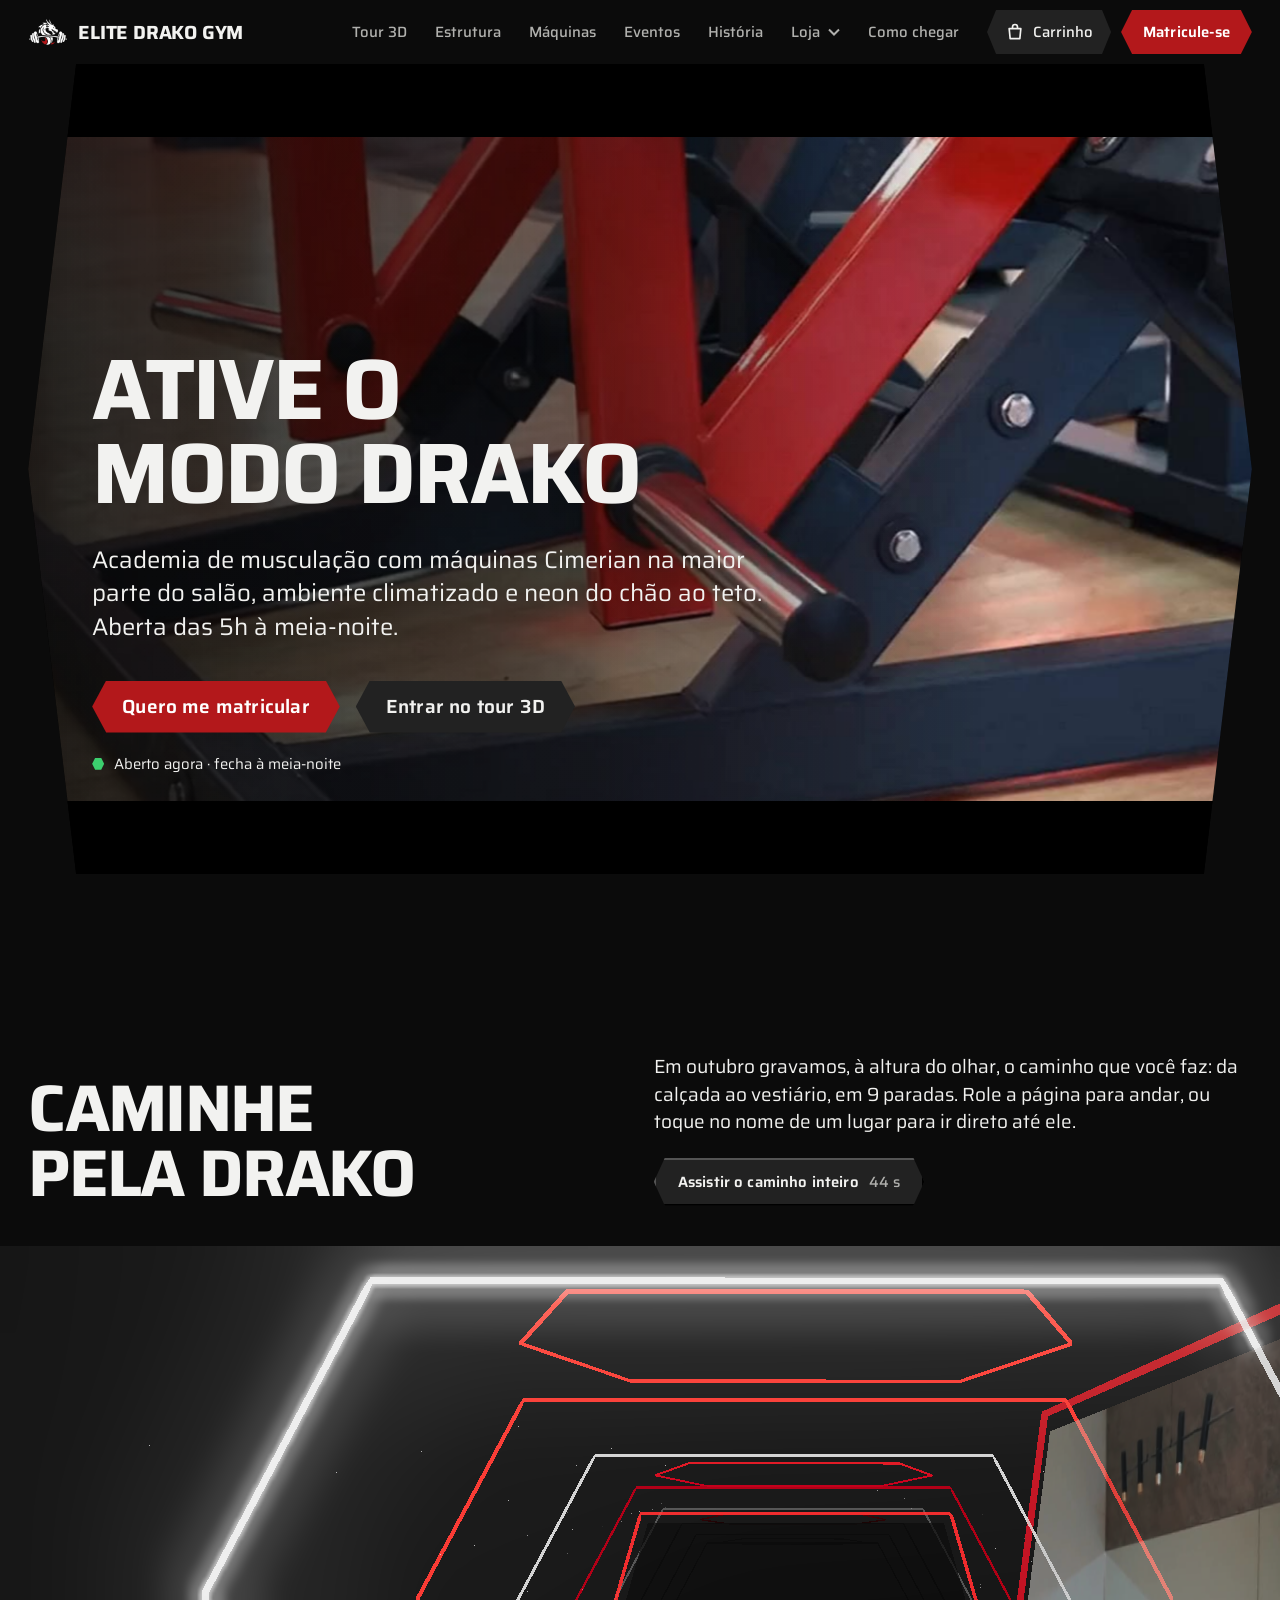
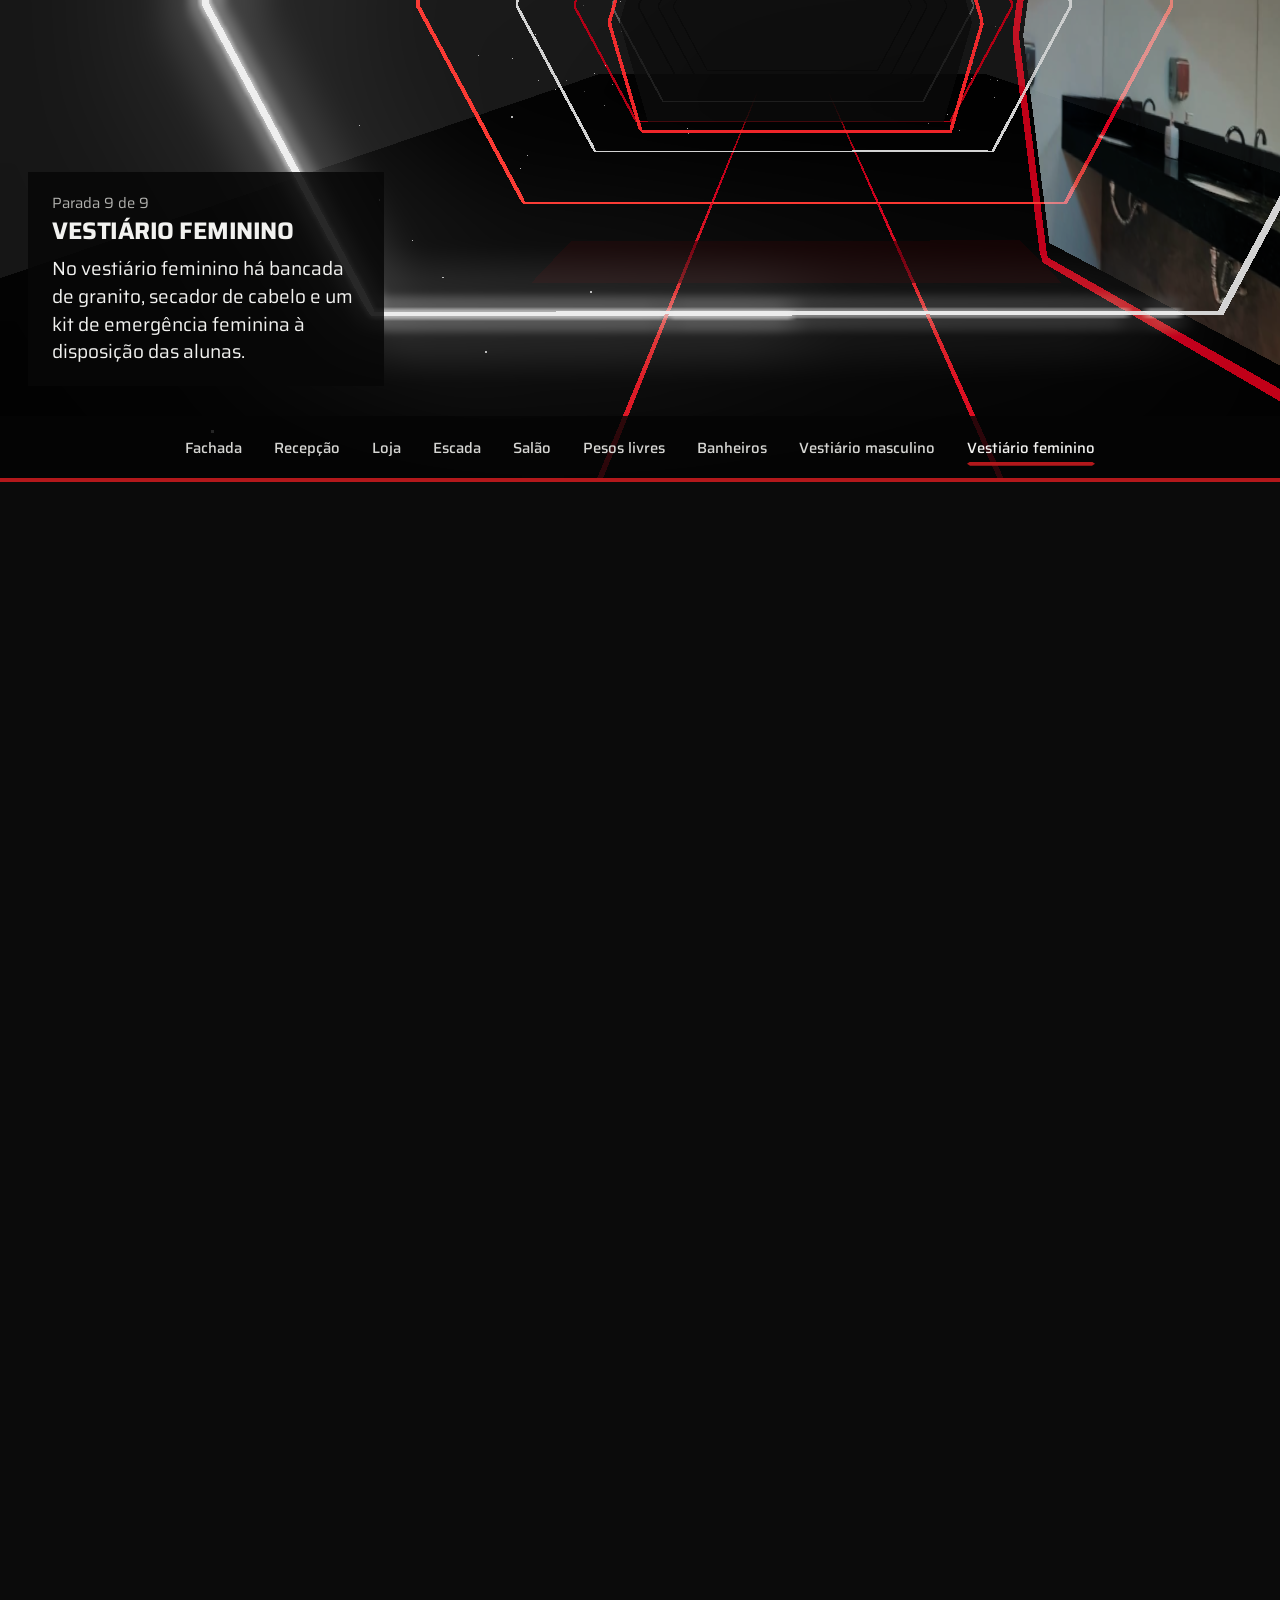
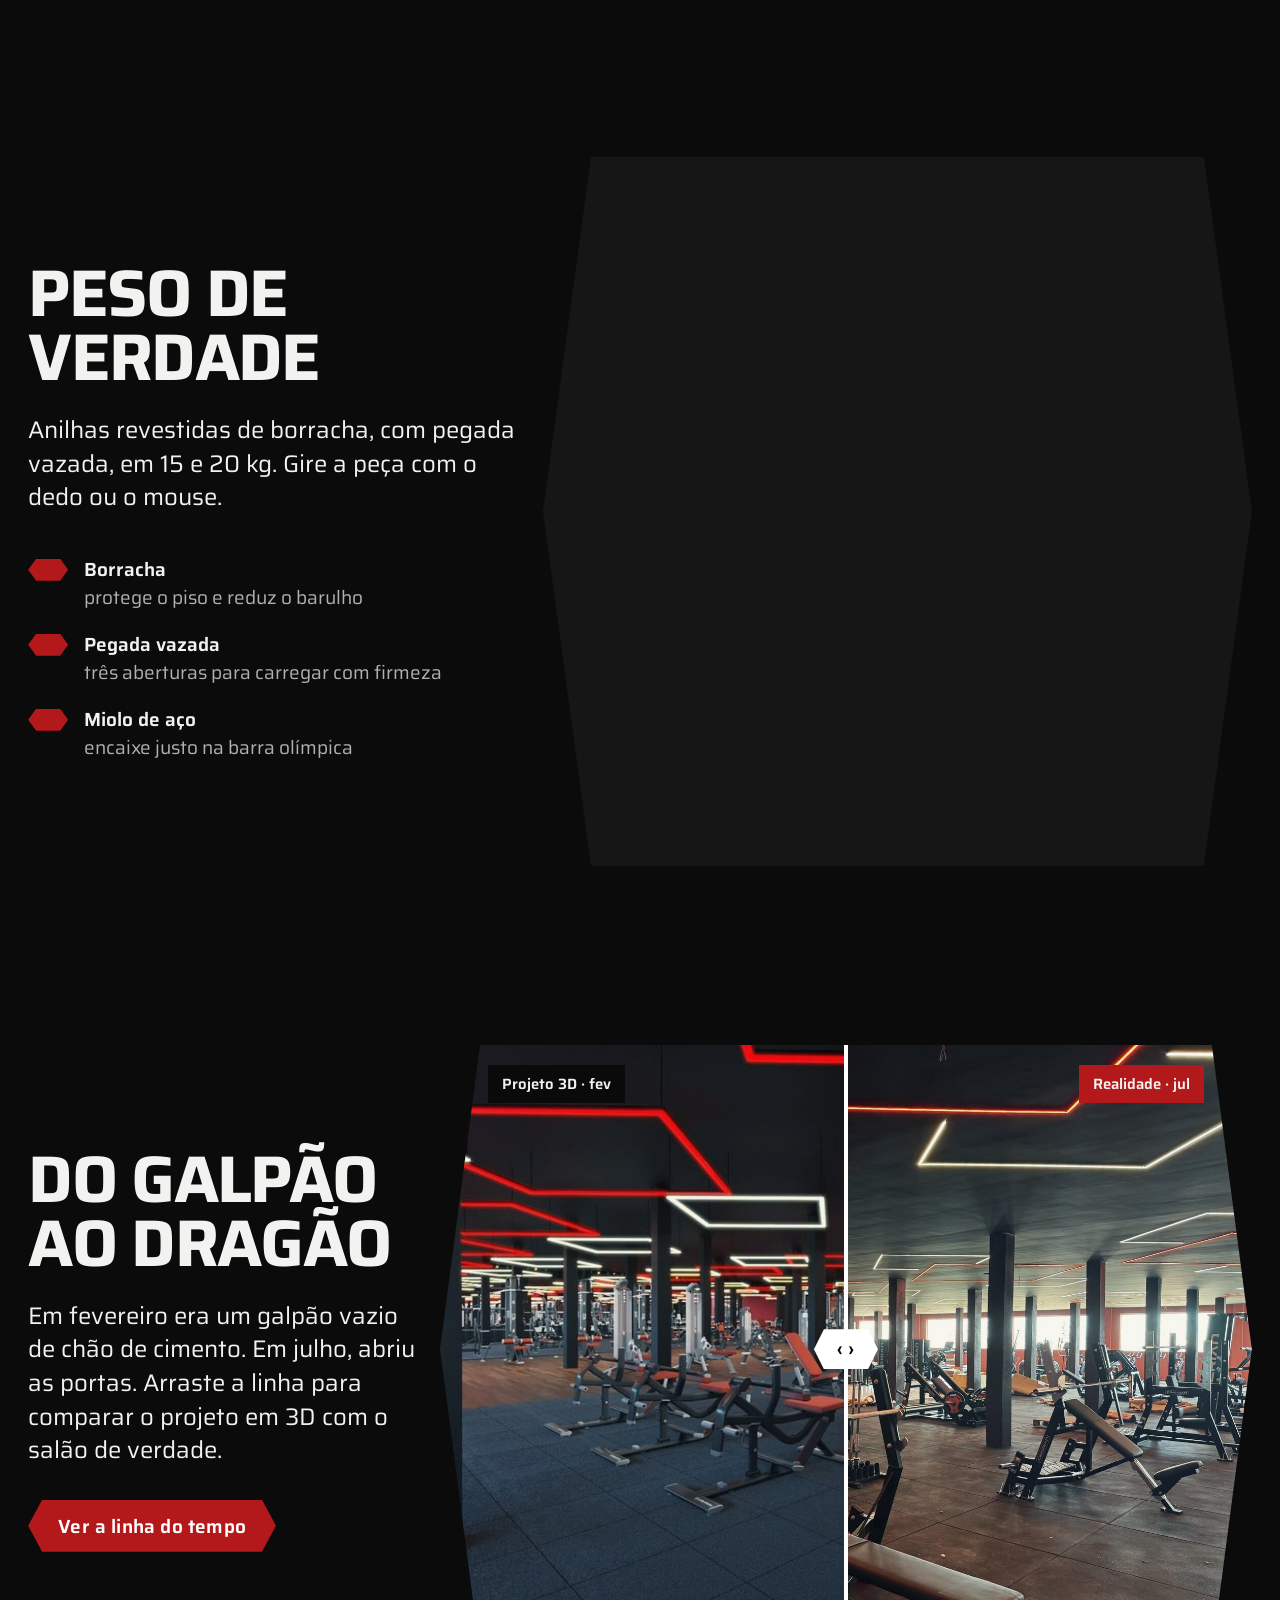
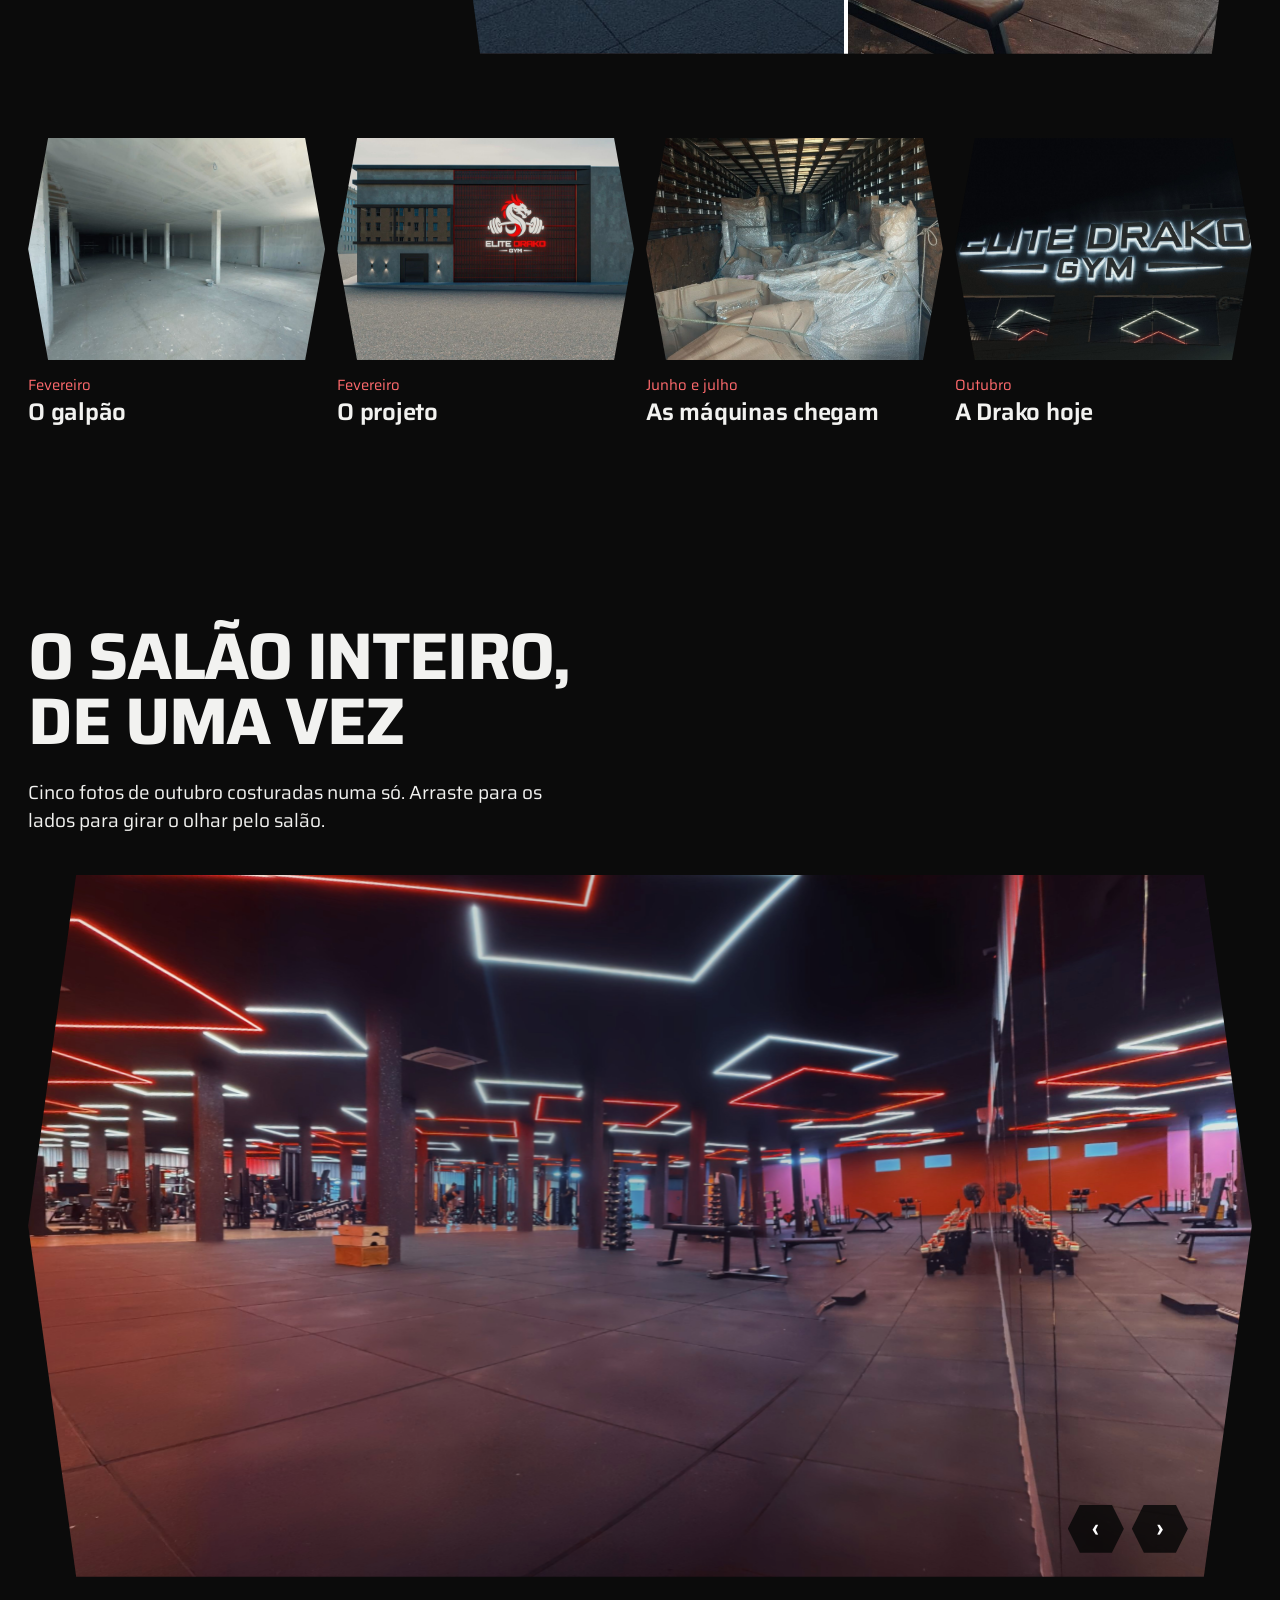
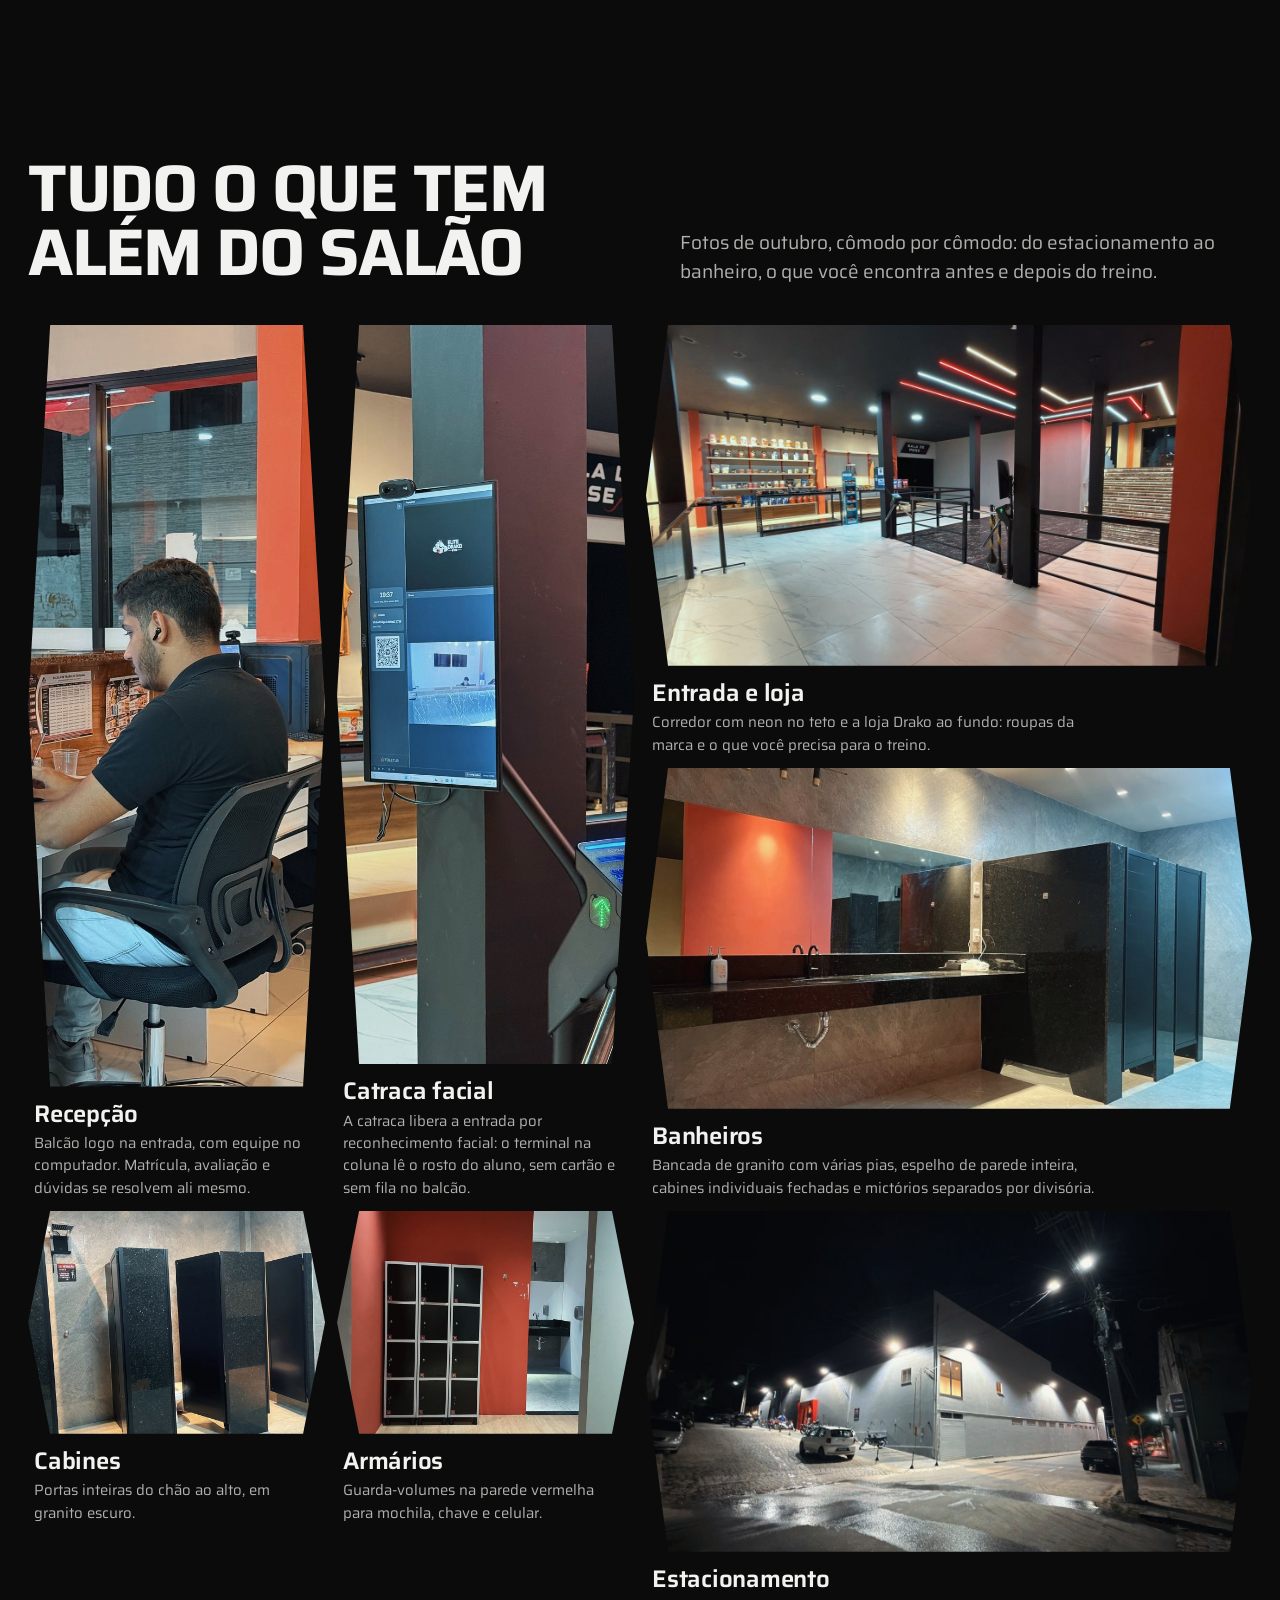
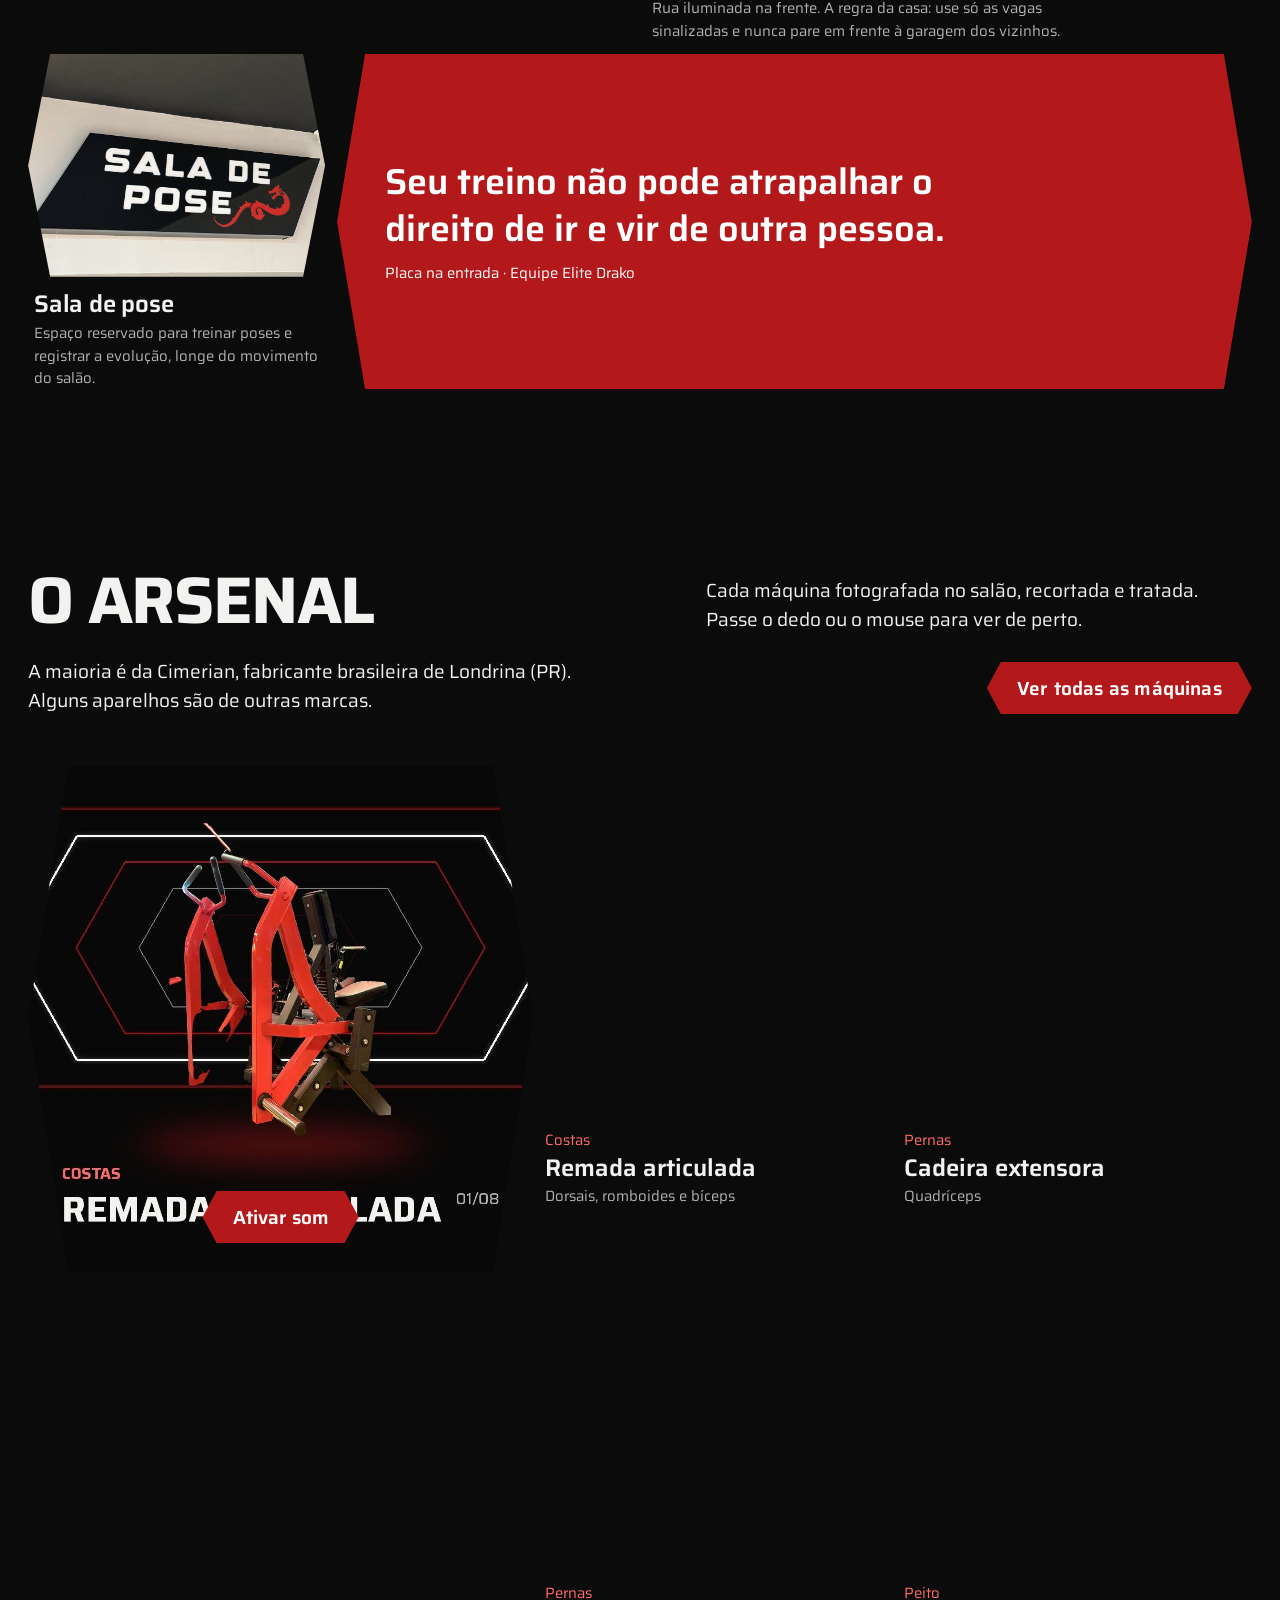
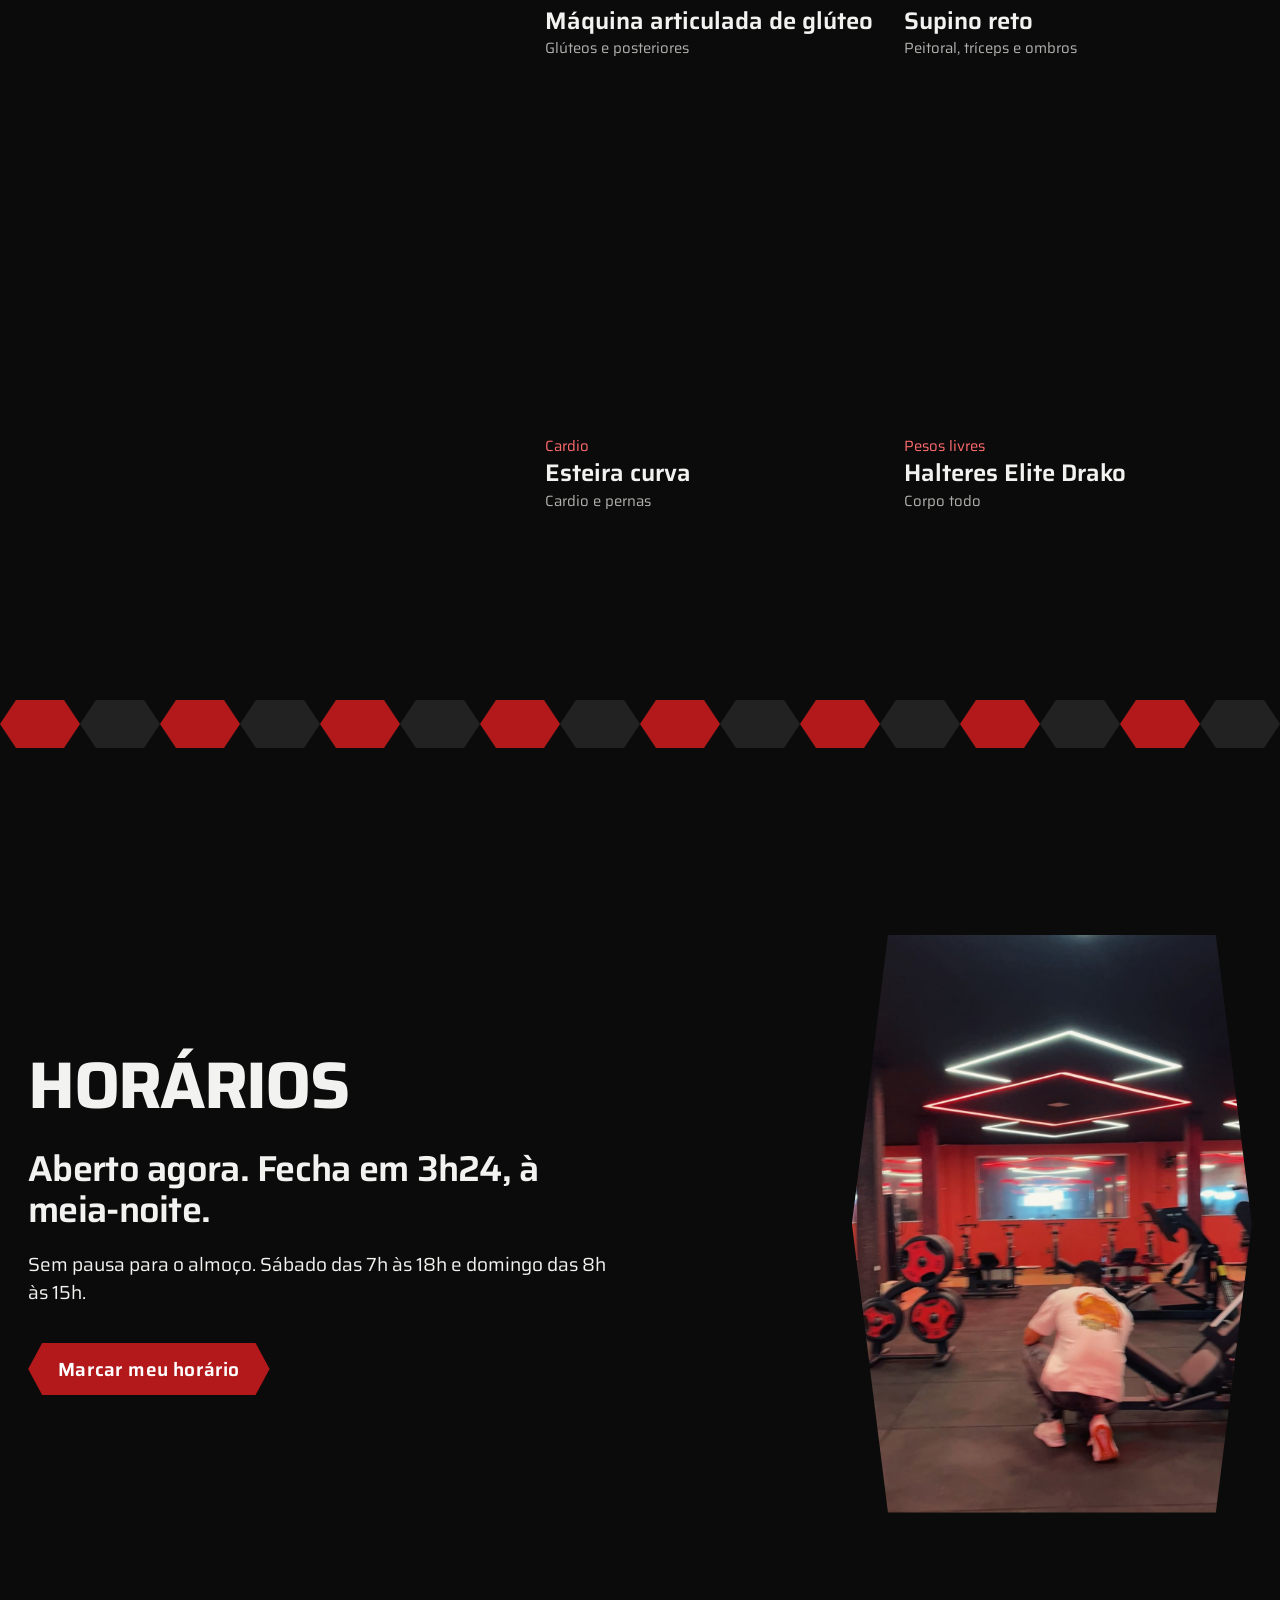
<file: index.html>
<!doctype html>
<html lang="pt-BR">
<head>
<meta charset="utf-8">
<meta name="viewport" content="width=device-width, initial-scale=1">
<title>Elite Drako Gym · Academia em Valente-BA</title>
<meta name="description" content="Elite Drako Gym: academia de musculação em Valente-BA. A história do galpão ao salão, tour 3D, panorâmica do salão, todas as máquinas, loja e matrícula online. Aberta das 5h à meia-noite.">
<meta name="theme-color" content="#0b0b0b">
<meta property="og:title" content="Elite Drako Gym · Valente-BA">
<meta property="og:description" content="Ative o modo Drako. Tour 3D, loja e matrícula online.">
<meta property="og:image" content="assets/img/tour/fachada.jpg">
<meta property="og:locale" content="pt_BR">
<link rel="icon" type="image/png" href="assets/img/favicon.png">
<link rel="apple-touch-icon" href="assets/img/marca-dragao.png">
<link rel="preconnect" href="https://fonts.googleapis.com">
<link rel="preconnect" href="https://fonts.gstatic.com" crossorigin>
<link href="https://fonts.googleapis.com/css2?family=Saira:wght@400;500;600;700&display=swap" rel="stylesheet">
<link rel="preload" as="image" href="assets/img/salao-poster.jpg">
<link rel="stylesheet" href="styles.css">
<link rel="stylesheet" href="css/nav.css">
<link rel="stylesheet" href="css/tour.css">
<script type="importmap">{ "imports": { "three": "./assets/vendor/three.module.min.js" } }</script>
<script type="application/ld+json">
{
  "@context": "https://schema.org",
  "@type": "ExerciseGym",
  "name": "Elite Drako Gym",
  "image": "assets/img/salao-amplo.jpg",
  "address": {"@type": "PostalAddress", "streetAddress": "Rodovia BA-120, 601, 1º andar", "addressLocality": "Valente", "addressRegion": "BA", "postalCode": "48891-080", "addressCountry": "BR"},
  "geo": {"@type": "GeoCoordinates", "latitude": -11.412894, "longitude": -39.458506},
  "sameAs": ["https://www.instagram.com/elite_drakogym/"],
  "openingHoursSpecification": [
    {"@type": "OpeningHoursSpecification", "dayOfWeek": ["Monday","Tuesday","Wednesday","Thursday","Friday"], "opens": "05:00", "closes": "23:59"},
    {"@type": "OpeningHoursSpecification", "dayOfWeek": "Saturday", "opens": "07:00", "closes": "18:00"},
    {"@type": "OpeningHoursSpecification", "dayOfWeek": "Sunday", "opens": "08:00", "closes": "15:00"}
  ]
}
</script>
</head>
<body>
<a class="skip" href="#conteudo">Pular para o conteúdo</a>

<header class="bar nav" id="topo" data-nav>
  <a class="bar__mark" href="./" aria-label="Elite Drako Gym, início">
    <img src="assets/img/marca-dragao.png" alt="" width="40" height="40">
    <span>Elite Drako Gym</span>
  </a>
  <nav class="nav__main" aria-label="Principal">
    <ul class="nav__list" role="list">
      <li class="nav__item nav__item--t3"><a class="nav__link" href="./">Início</a></li>
      <li class="nav__item nav__item--t2"><a class="nav__link" href="./#tour">Tour 3D</a></li>
      <li class="nav__item nav__item--t2"><a class="nav__link" href="./#estrutura">Estrutura</a></li>
      <li class="nav__item"><a class="nav__link" href="maquinas.html">Máquinas</a></li>
      <li class="nav__item"><a class="nav__link" href="eventos.html">Eventos</a></li>
      <li class="nav__item nav__item--t2"><a class="nav__link" href="historia.html">História</a></li>
      <li class="nav__item nav__drop" data-nav-drop>
        <button class="nav__link nav__drop-btn" type="button" aria-expanded="false" aria-controls="nav-loja">Loja<svg class="nav__chev" viewBox="0 0 12 8" width="12" height="8" aria-hidden="true" focusable="false"><path d="M1 1.5l5 5 5-5" fill="none" stroke="currentColor" stroke-width="2"/></svg></button>
        <ul class="nav__drop-list" id="nav-loja" role="list" hidden>
          <li><a href="loja.html">Toda a loja</a></li>
          <li><a href="loja.html#suplementos">Suplementos</a></li>
          <li><a href="loja.html#acessorios">Acessórios</a></li>
          <li><a href="loja.html#roupas">Roupas</a></li>
          <li><a href="loja.html#planos">Planos</a></li>
          <li><a href="loja.html#ingressos">Ingressos</a></li>
        </ul>
      </li>
      <li class="nav__item nav__item--t2"><a class="nav__link" href="./#como-chegar">Como chegar</a></li>
    </ul>
  </nav>
  <div class="nav__actions">
    <button class="bar__cart" type="button" data-abrir-carrinho aria-label="Abrir carrinho"><svg class="nav__bag" viewBox="0 0 24 24" width="20" height="20" aria-hidden="true" focusable="false"><path d="M5 8h14l-1.2 12H6.2L5 8zm4 0V6a3 3 0 0 1 6 0v2" fill="none" stroke="currentColor" stroke-width="2" stroke-linejoin="round"/></svg><span class="bar__cart-txt">Carrinho</span> <span class="bar__count" data-contador hidden>0</span></button>
    <a class="btn btn--sm nav__cta" href="cadastro.html?tipo=matricula">Matricule-se</a>
    <button class="nav__burger" type="button" aria-expanded="false" aria-controls="nav-menu" aria-label="Abrir menu" data-nav-abrir><svg viewBox="0 0 24 24" width="24" height="24" aria-hidden="true" focusable="false"><path d="M3 6h18M3 12h18M3 18h18" fill="none" stroke="currentColor" stroke-width="2.2"/></svg><span class="nav__burger-txt">Menu</span></button>
  </div>
  <div class="nav__sheet" id="nav-menu" role="dialog" aria-modal="true" aria-label="Menu do site" hidden data-nav-sheet>
    <div class="nav__sheet-top">
      <a class="bar__mark" href="./" aria-label="Elite Drako Gym, início">
        <img src="assets/img/marca-dragao.png" alt="" width="40" height="40">
        <span>Elite Drako Gym</span>
      </a>
      <button class="nav__close" type="button" data-nav-fechar>Fechar<svg viewBox="0 0 24 24" width="22" height="22" aria-hidden="true" focusable="false"><path d="M5 5l14 14M19 5L5 19" fill="none" stroke="currentColor" stroke-width="2.2"/></svg></button>
    </div>
    <div class="nav__groups">
      <section class="nav__group" aria-labelledby="nav-g1">
        <h2 id="nav-g1">Conhecer</h2>
        <ul role="list">
          <li><a href="./">Início</a></li>
          <li><a href="./#tour">Tour 3D</a></li>
          <li><a href="./#estrutura">Estrutura</a></li>
          <li><a href="maquinas.html">Máquinas</a></li>
          <li><a href="historia.html">História</a></li>
          <li><a href="./#como-chegar">Como chegar</a></li>
        </ul>
      </section>
      <section class="nav__group" aria-labelledby="nav-g2">
        <h2 id="nav-g2">Comprar</h2>
        <ul role="list">
          <li><a href="loja.html">Loja</a></li>
        </ul>
        <ul class="nav__subs" role="list">
          <li><a href="loja.html#suplementos">Suplementos</a></li>
          <li><a href="loja.html#acessorios">Acessórios</a></li>
          <li><a href="loja.html#roupas">Roupas</a></li>
          <li><a href="loja.html#planos">Planos</a></li>
          <li><a href="loja.html#ingressos">Ingressos</a></li>
        </ul>
      </section>
      <section class="nav__group" aria-labelledby="nav-g3">
        <h2 id="nav-g3">Participar</h2>
        <ul role="list">
          <li><a href="eventos.html">Eventos</a></li>
          <li><a href="cadastro.html?tipo=matricula">Matrícula</a></li>
        </ul>
      </section>
    </div>
    <div class="nav__sheet-actions">
      <button class="bar__cart" type="button" data-abrir-carrinho aria-label="Abrir carrinho"><svg class="nav__bag" viewBox="0 0 24 24" width="20" height="20" aria-hidden="true" focusable="false"><path d="M5 8h14l-1.2 12H6.2L5 8zm4 0V6a3 3 0 0 1 6 0v2" fill="none" stroke="currentColor" stroke-width="2" stroke-linejoin="round"/></svg><span>Carrinho</span> <span class="bar__count" data-contador hidden>0</span></button>
      <a class="btn nav__cta-big" href="cadastro.html?tipo=matricula">Matricule-se</a>
    </div>
  </div>
</header>

<main id="conteudo">

  <!-- CINEMA: abertura -->
  <section class="cine" aria-labelledby="cine-title">
    <video class="cine__film" autoplay muted loop playsinline preload="auto" poster="assets/img/salao-poster.jpg" aria-label="Plano de detalhe de uma máquina vermelha no salão da Elite Drako Gym">
      <source src="assets/video/drako-salao.mp4" type="video/mp4">
    </video>
    <div class="cine__scrim" aria-hidden="true"></div>
    <div class="cine__copy">
      <h1 id="cine-title" class="rise">Ative o modo Drako</h1>
      <p class="cine__lead rise">Academia de musculação com máquinas Cimerian na maior parte do salão, ambiente climatizado e neon do chão ao teto. Aberta das 5h à meia-noite.</p>
      <div class="cine__actions rise">
        <a class="btn" href="cadastro.html">Quero me matricular</a>
        <a class="btn btn--ghost" href="#tour">Entrar no tour 3D</a>
        <p class="status" data-status aria-live="polite"><span class="status__dot" aria-hidden="true"></span><span data-status-text>Seg a sex, 5h às 0h · sáb 7h às 18h · dom 8h às 15h</span></p>
      </div>
    </div>
  </section>

  <!-- TOUR 3D: caminhada em primeira pessoa, uma parada por vídeo -->
  <section class="walk" id="tour" aria-labelledby="tour-title">
    <div class="walk__head">
      <h2 id="tour-title" class="reveal">Caminhe pela Drako</h2>
      <div class="walk__intro reveal">
        <p>Em outubro gravamos, à altura do olhar, o caminho que você faz: da calçada ao vestiário, em 9 paradas. Role a página para andar, ou toque no nome de um lugar para ir direto até ele.</p>
        <button class="btn btn--ghost btn--sm" type="button" data-walk-film>Assistir o caminho inteiro <span class="walk__dur">44 s</span></button>
      </div>
    </div>

    <div class="walk__track" data-walk-track>
      <div class="walk__stage" data-walk-stage>
        <canvas class="walk__canvas" data-walk-canvas aria-hidden="true"></canvas>
        <div class="walk__cap" data-walk-cap aria-live="polite"></div>
        <p class="walk__hint" data-walk-hint>Role para entrar</p>
      </div>
    </div>

    <nav class="walk__rail" aria-label="Paradas do tour" data-walk-rail>
      <ol role="list"></ol>
      <span class="walk__meter" aria-hidden="true"><span data-walk-bar></span></span>
    </nav>

    <ol class="walk__strip" role="list" data-walk-strip>
      <li class="walk__card" data-walk-cena id="cena-fachada" data-video="assets/video/tour/fachada.mp4" data-poster="assets/img/tour-vid/fachada.jpg" data-curto="Fachada">
        <div class="walk__media">
          <img src="assets/img/tour-vid/fachada.jpg" alt="Fachada da Elite Drako Gym à noite, com o pórtico vermelho e as portas de vidro" width="1280" height="720" loading="lazy" decoding="async">
        </div>
        <div class="walk__txt">
          <p class="walk__count">Parada 1 de 9</p>
          <h3>Fachada</h3>
          <p>À noite, o pórtico vermelho com o letreiro Elite Drako Gym marca a entrada, e pelas portas de vidro já se vê a loja iluminada.</p>
        </div>
      </li>
      <li class="walk__card" data-walk-cena id="cena-recepcao" data-video="assets/video/tour/recepcao.mp4" data-poster="assets/img/tour-vid/recepcao.jpg" data-curto="Recepção">
        <div class="walk__media">
          <img src="assets/img/tour-vid/recepcao.jpg" alt="Recepção com balcão de atendimento e a catraca de reconhecimento facial" width="1280" height="720" loading="lazy" decoding="async">
        </div>
        <div class="walk__txt">
          <p class="walk__count">Parada 2 de 9</p>
          <h3>Recepção</h3>
          <p>Logo na entrada ficam o balcão de atendimento e a catraca com reconhecimento facial, e a loja de suplementos já aparece à direita.</p>
        </div>
      </li>
      <li class="walk__card" data-walk-cena id="cena-loja" data-video="assets/video/tour/loja.mp4" data-poster="assets/img/tour-vid/loja.jpg" data-curto="Loja">
        <div class="walk__media">
          <img src="assets/img/tour-vid/loja.jpg" alt="Loja Drako com prateleiras de suplementos e geladeira de bebidas" width="1280" height="720" loading="lazy" decoding="async">
        </div>
        <div class="walk__txt">
          <p class="walk__count">Parada 3 de 9</p>
          <h3>Loja Drako</h3>
          <p>Prateleiras de suplementos, geladeira de bebidas e mesas altas para o pós-treino, ao lado da recepção.</p>
        </div>
      </li>
      <li class="walk__card" data-walk-cena id="cena-escada" data-video="assets/video/tour/escada.mp4" data-poster="assets/img/tour-vid/escada.jpg" data-curto="Escada">
        <div class="walk__media">
          <img src="assets/img/tour-vid/escada.jpg" alt="Escada com degraus iluminados e corrimão" width="1280" height="720" loading="lazy" decoding="async">
        </div>
        <div class="walk__txt">
          <p class="walk__count">Parada 4 de 9</p>
          <h3>Escada</h3>
          <p>Escada com degraus iluminados e corrimão, no hall entre a recepção e as demais áreas.</p>
        </div>
      </li>
      <li class="walk__card" data-walk-cena id="cena-salao" data-video="assets/video/tour/salao.mp4" data-poster="assets/img/tour-vid/salao.jpg" data-curto="Salão">
        <div class="walk__media">
          <img src="assets/img/tour-vid/salao.jpg" alt="Salão de treino sob o neon hexagonal do teto, com máquinas e anilhas" width="1280" height="720" loading="lazy" decoding="async">
        </div>
        <div class="walk__txt">
          <p class="walk__count">Parada 5 de 9</p>
          <h3>Salão de treino</h3>
          <p>O salão sob o neon hexagonal do teto, com máquinas de carga guiada e anilhas espalhadas pelo piso emborrachado.</p>
        </div>
      </li>
      <li class="walk__card" data-walk-cena id="cena-pesos-livres" data-video="assets/video/tour/pesos-livres.mp4" data-poster="assets/img/tour-vid/pesos-livres.jpg" data-curto="Pesos livres">
        <div class="walk__media">
          <img src="assets/img/tour-vid/pesos-livres.jpg" alt="Área de pesos livres com supinos, racks e espelhos" width="1280" height="720" loading="lazy" decoding="async">
        </div>
        <div class="walk__txt">
          <p class="walk__count">Parada 6 de 9</p>
          <h3>Pesos livres</h3>
          <p>Área de supinos, racks e anilhas, com espelhos na parede e relógio de treino à vista.</p>
        </div>
      </li>
      <li class="walk__card" data-walk-cena id="cena-banheiros" data-video="assets/video/tour/banheiros.mp4" data-poster="assets/img/tour-vid/banheiros.jpg" data-curto="Banheiros">
        <div class="walk__media">
          <img src="assets/img/tour-vid/banheiros.jpg" alt="Entrada dos banheiros com sinalização feminina e masculina e armários" width="1280" height="720" loading="lazy" decoding="async">
        </div>
        <div class="walk__txt">
          <p class="walk__count">Parada 7 de 9</p>
          <h3>Banheiros</h3>
          <p>A sinalização indica o lado feminino e o lado masculino, com armários logo na entrada.</p>
        </div>
      </li>
      <li class="walk__card" data-walk-cena id="cena-vestiario-masculino" data-video="assets/video/tour/vestiario-masculino.mp4" data-poster="assets/img/tour-vid/vestiario-masculino.jpg" data-curto="Vestiário masculino">
        <div class="walk__media">
          <img src="assets/img/tour-vid/vestiario-masculino.jpg" alt="Vestiário masculino com bancada de granito, cubas e espelho" width="1280" height="720" loading="lazy" decoding="async">
        </div>
        <div class="walk__txt">
          <p class="walk__count">Parada 8 de 9</p>
          <h3>Vestiário masculino</h3>
          <p>Bancada de granito com cubas, espelho amplo e cabideiros, tudo limpo e bem iluminado.</p>
        </div>
      </li>
      <li class="walk__card" data-walk-cena id="cena-vestiario-feminino" data-video="assets/video/tour/vestiario-feminino.mp4" data-poster="assets/img/tour-vid/vestiario-feminino.jpg" data-curto="Vestiário feminino">
        <div class="walk__media">
          <img src="assets/img/tour-vid/vestiario-feminino.jpg" alt="Vestiário feminino com bancada de granito e secador de cabelo" width="1280" height="720" loading="lazy" decoding="async">
        </div>
        <div class="walk__txt">
          <p class="walk__count">Parada 9 de 9</p>
          <h3>Vestiário feminino</h3>
          <p>No vestiário feminino há bancada de granito, secador de cabelo e um kit de emergência feminina à disposição das alunas.</p>
        </div>
      </li>
    </ol>

    <dialog class="walk__film" data-walk-dialog aria-labelledby="walk-film-title">
      <div class="walk__film-box">
        <div class="walk__film-top">
          <h3 id="walk-film-title">O caminho inteiro</h3>
          <button class="walk__close" type="button" data-walk-close aria-label="Fechar o vídeo">
            <svg viewBox="0 0 20 20" width="20" height="20" aria-hidden="true" focusable="false"><path d="M4 4l12 12M16 4L4 16" stroke="currentColor" stroke-width="2.2" fill="none"/></svg>
          </button>
        </div>
        <video class="walk__film-video" data-walk-film-video data-src="assets/video/tour/walk.mp4" poster="assets/img/tour-vid/walk.jpg" preload="none" controls muted playsinline width="1280" height="720"></video>
        <p class="walk__film-note">Sem som. Da fachada ao vestiário feminino, gravado em 29 de outubro.</p>
      </div>
    </dialog>
  </section>

  <!-- ANILHA 3D -->
  <section class="peso" aria-labelledby="peso-title">
    <div class="peso__copy">
      <h2 id="peso-title" class="reveal">Peso de verdade</h2>
      <p class="reveal">Anilhas revestidas de borracha, com pegada vazada, em 15 e 20 kg. Gire a peça com o dedo ou o mouse.</p>
      <ul class="peso__specs reveal" role="list">
        <li><strong>Borracha</strong><span>protege o piso e reduz o barulho</span></li>
        <li><strong>Pegada vazada</strong><span>três aberturas para carregar com firmeza</span></li>
        <li><strong>Miolo de aço</strong><span>encaixe justo na barra olímpica</span></li>
      </ul>
    </div>
    <figure class="peso__stage reveal">
      <canvas data-anilha-canvas aria-label="Anilha vermelha e preta em 3D. Arraste para girar." role="img"></canvas>
      <img class="peso__fallback" src="assets/img/anilha-15kg.jpg" alt="Anilha vermelha e preta de 15 quilos" width="478" height="850" loading="lazy">
    </figure>
  </section>

  <!-- HISTÓRIA -->
  <section class="historia" id="historia" aria-labelledby="historia-title">
    <div class="historia__head">
      <h2 id="historia-title" class="reveal">Do galpão ao dragão</h2>
      <p class="reveal">Em fevereiro era um galpão vazio de chão de cimento. Em julho, abriu as portas. Arraste a linha para comparar o projeto em 3D com o salão de verdade.</p>
      <a class="btn reveal" href="historia.html">Ver a linha do tempo</a>
    </div>
    <figure class="compara reveal" data-compara>
      <img class="compara__a" src="assets/img/linha/real-pesos.jpg" alt="Área de pesos real: bancos de supino, racks e máquinas sob o neon" width="1600" height="1200" loading="lazy">
      <div class="compara__b"><img src="assets/img/linha/render-pesos.jpg" alt="Render 3D da área de pesos, feito antes da obra" width="1600" height="1200" loading="lazy"></div>
      <span class="compara__tag compara__tag--b">Projeto 3D · fev</span>
      <span class="compara__tag compara__tag--a">Realidade · jul</span>
      <label class="sr" for="compara-range">Comparar projeto e realidade</label>
      <input id="compara-range" class="compara__range" type="range" min="0" max="100" value="50" data-compara-range>
      <span class="compara__handle" aria-hidden="true"></span>
    </figure>
    <ol class="marcos" role="list">
      <li class="reveal"><img src="assets/img/linha/02-galpao.jpg" alt="Galpão vazio com colunas brancas e chão de cimento" width="1400" height="1050" loading="lazy"><p class="marcos__quando">Fevereiro</p><h3>O galpão</h3></li>
      <li class="reveal"><img src="assets/img/linha/03-projeto-fachada.jpg" alt="Render da fachada com o dragão em painel vermelho" width="1600" height="1200" loading="lazy"><p class="marcos__quando">Fevereiro</p><h3>O projeto</h3></li>
      <li class="reveal"><img src="assets/img/linha/05-chegada.jpg" alt="Caminhão carregado de equipamentos embalados" width="1050" height="1400" loading="lazy"><p class="marcos__quando">Junho e julho</p><h3>As máquinas chegam</h3></li>
      <li class="reveal"><img src="assets/img/linha/09-fachada-noite.jpg" alt="Fachada iluminada da academia à noite" width="1800" height="1350" loading="lazy"><p class="marcos__quando">Outubro</p><h3>A Drako hoje</h3></li>
    </ol>
  </section>

  <!-- SALÃO 360 -->
  <section class="giro" id="giro" aria-labelledby="giro-title">
    <div class="giro__head">
      <h2 id="giro-title" class="reveal">O salão inteiro, de uma vez</h2>
      <p class="reveal">Cinco fotos de outubro costuradas numa só. Arraste para os lados para girar o olhar pelo salão.</p>
    </div>
    <div class="giro__stage reveal" data-giro>
      <canvas data-giro-canvas aria-label="Panorâmica do salão de musculação. Arraste para girar." role="img"></canvas>
      <img class="giro__fallback" src="assets/img/tour/salao-panorama.jpg" alt="Panorâmica do salão de musculação com esteiras à esquerda, bancos e halteres ao centro e espelhos à direita" width="6000" height="2207" loading="lazy">
      <div class="giro__ui">
        <button type="button" class="giro__btn" data-giro-dir="-1" aria-label="Girar para a esquerda">‹</button>
        <button type="button" class="giro__btn" data-giro-dir="1" aria-label="Girar para a direita">›</button>
      </div>
    </div>
  </section>

  <!-- ESTRUTURA -->
  <section class="estr" id="estrutura" aria-labelledby="estr-title">
    <div class="estr__head">
      <h2 id="estr-title" class="reveal">Tudo o que tem além do salão</h2>
      <p class="reveal">Fotos de outubro, cômodo por cômodo: do estacionamento ao banheiro, o que você encontra antes e depois do treino.</p>
    </div>
    <ul class="estr__grid" role="list">
      <li class="estr__item estr__item--alto reveal">
        <img src="assets/img/estrutura/recepcao-equipe.jpg" alt="Dois atendentes no balcão da recepção, de frente para os computadores" width="1050" height="1400" loading="lazy">
        <div class="estr__txt"><h3>Recepção</h3><p>Balcão logo na entrada, com equipe no computador. Matrícula, avaliação e dúvidas se resolvem ali mesmo.</p></div>
      </li>
      <li class="estr__item estr__item--alto reveal">
        <img src="assets/img/estrutura/catraca-facial.jpg" alt="Catraca de acesso com o terminal de reconhecimento facial preso à coluna da entrada" width="1050" height="1400" loading="lazy">
        <div class="estr__txt"><h3>Catraca facial</h3><p>A catraca libera a entrada por reconhecimento facial: o terminal na coluna lê o rosto do aluno, sem cartão e sem fila no balcão.</p></div>
      </li>
      <li class="estr__item estr__item--largo reveal">
        <img src="assets/img/estrutura/entrada-loja.jpg" alt="Corredor de entrada com piso claro, neon vermelho no teto e a loja ao fundo" width="1400" height="1050" loading="lazy">
        <div class="estr__txt"><h3>Entrada e loja</h3><p>Corredor com neon no teto e a loja Drako ao fundo: roupas da marca e o que você precisa para o treino.</p></div>
      </li>
      <li class="estr__item estr__item--largo reveal">
        <img src="assets/img/estrutura/banheiro-bancada.jpg" alt="Banheiro com bancada de granito preto, espelho de parede inteira e cabines pretas" width="1400" height="788" loading="lazy">
        <div class="estr__txt"><h3>Banheiros</h3><p>Bancada de granito com várias pias, espelho de parede inteira, cabines individuais fechadas e mictórios separados por divisória.</p></div>
      </li>
      <li class="estr__item reveal">
        <img src="assets/img/estrutura/banheiro-cabines.jpg" alt="Fileira de cabines pretas de granito no banheiro" width="1400" height="788" loading="lazy">
        <div class="estr__txt"><h3>Cabines</h3><p>Portas inteiras do chão ao alto, em granito escuro.</p></div>
      </li>
      <li class="estr__item reveal">
        <img src="assets/img/estrutura/armarios.jpg" alt="Armários de portas pretas encostados na parede vermelha" width="1400" height="788" loading="lazy">
        <div class="estr__txt"><h3>Armários</h3><p>Guarda-volumes na parede vermelha para mochila, chave e celular.</p></div>
      </li>
      <li class="estr__item estr__item--largo reveal">
        <img src="assets/img/estrutura/estacionamento.jpg" alt="Fachada da academia à noite, rua iluminada e carros estacionados" width="1400" height="1050" loading="lazy">
        <div class="estr__txt"><h3>Estacionamento</h3><p>Rua iluminada na frente. A regra da casa: use só as vagas sinalizadas e nunca pare em frente à garagem dos vizinhos.</p></div>
      </li>
      <li class="estr__item reveal">
        <img src="assets/img/estrutura/sala-pose.jpg" alt="Placa preta escrito Sala de Pose com o dragão vermelho" width="1050" height="1400" loading="lazy">
        <div class="estr__txt"><h3>Sala de pose</h3><p>Espaço reservado para treinar poses e registrar a evolução, longe do movimento do salão.</p></div>
      </li>
      <li class="estr__regra reveal">
        <blockquote>
          <p>Seu treino não pode atrapalhar o direito de ir e vir de outra pessoa.</p>
          <footer>Placa na entrada · Equipe Elite Drako</footer>
        </blockquote>
      </li>
    </ul>
  </section>

  <!-- MÁQUINAS -->
  <section class="maq" id="maquinas" aria-labelledby="maq-title">
    <div class="maq__head">
      <h2 id="maq-title" class="reveal">O arsenal</h2>
      <p class="reveal">Cada máquina fotografada no salão, recortada e tratada. Passe o dedo ou o mouse para ver de perto.</p>
      <p class="reveal">A maioria é da Cimerian, fabricante brasileira de Londrina (PR). Alguns aparelhos são de outras marcas.</p>
      <a class="btn reveal" href="maquinas.html">Ver todas as máquinas</a>
    </div>
    <div class="maq__corpo">
    <figure class="filme reveal" id="filme" data-filme>
      <video class="filme__video" muted loop playsinline preload="none" poster="assets/img/arsenal-poster.jpg" aria-label="Filme do arsenal: as máquinas da Elite Drako girando sob o neon, uma a uma" data-filme-video>
        <source src="assets/video/arsenal.mp4" type="video/mp4">
      </video>
      <button type="button" class="filme__som" data-filme-som aria-pressed="false">Ativar som</button>
    </figure>
    <ul class="maq__grid" role="list" data-maq-destaque></ul>
    </div>
  </section>

  <div class="hexstrip" aria-hidden="true"></div>

  <!-- HORÁRIOS -->
  <section class="horarios" id="horarios" aria-labelledby="horarios-title">
    <div class="horarios__top">
      <div class="horarios__now">
        <h2 id="horarios-title" class="reveal">Horários</h2>
        <p class="now reveal" data-now aria-live="polite">De segunda a sexta, das 5h à meia-noite.</p>
        <p class="now__sub reveal" data-now-sub>Sem pausa para o almoço. Sábado das 7h às 18h e domingo das 8h às 15h.</p>
        <a class="btn reveal" href="cadastro.html?tipo=visita">Marcar meu horário</a>
      </div>
      <figure class="horarios__clip reveal">
        <video autoplay muted loop playsinline preload="metadata" poster="assets/img/treino-neon.jpg" aria-label="Aluno treinando no salão da Elite Drako Gym">
          <source src="assets/video/drako-treino.mp4" type="video/mp4">
        </video>
      </figure>
    </div>
    <div class="week">
      <div class="week__group">
        <div class="week__head reveal"><h3>Durante a semana</h3><span>sem pausa no almoço</span></div>
        <ul class="days" role="list">
          <li data-day="1"><span class="days__name">Segunda</span><span class="days__time">05h às 00h</span></li>
          <li data-day="2"><span class="days__name">Terça</span><span class="days__time">05h às 00h</span></li>
          <li data-day="3"><span class="days__name">Quarta</span><span class="days__time">05h às 00h</span></li>
          <li data-day="4"><span class="days__name">Quinta</span><span class="days__time">05h às 00h</span></li>
          <li data-day="5"><span class="days__name">Sexta</span><span class="days__time">05h às 00h</span></li>
        </ul>
      </div>
      <div class="week__group">
        <div class="week__head reveal"><h3>Fim de semana</h3><span>feriados: veja no Instagram</span></div>
        <ul class="days" role="list">
          <li data-day="6"><span class="days__name">Sábado</span><span class="days__time">07h às 18h</span></li>
          <li data-day="0"><span class="days__name">Domingo</span><span class="days__time">08h às 15h</span></li>
        </ul>
      </div>
    </div>
  </section>

  <!-- LOJA: vitrine -->
  <section class="vitrine" aria-labelledby="vitrine-title">
    <div class="vitrine__head">
      <h2 id="vitrine-title" class="reveal">Loja Drako</h2>
      <p class="reveal">Camiseta da casa, planos, avaliação física e o ingresso do Drako 30. Você monta o pedido aqui e combina o pagamento com a academia.</p>
      <a class="btn reveal" href="loja.html">Ver a loja inteira</a>
    </div>
    <ul class="vitrine__grid" role="list" data-vitrine></ul>
  </section>

  <!-- PLANOS -->
  <section class="planos" id="planos" aria-label="Planos">
    <article class="plan plan--main reveal">
      <h2>Plano mensal</h2>
      <p class="plan__who">Para quem quer treinar em todos os horários da casa, sem limite de dias.</p>
      <p class="plan__inc">Inclui o salão de musculação, o vestiário e os eventos para alunos, como o Drako 30.</p>
      <div class="plan__foot">
        <p class="plan__price">R$ 119,90<span>por mês</span></p>
        <a class="btn btn--ink" href="cadastro.html?tipo=matricula">Fazer minha matrícula</a>
      </div>
    </article>
    <article class="plan plan--side reveal">
      <h2>Visita guiada</h2>
      <p class="plan__who">Para conhecer o salão e as máquinas antes de decidir.</p>
      <p class="plan__inc">Você escolhe o horário, alguém da equipe mostra o espaço e tira as suas dúvidas.</p>
      <div class="plan__foot">
        <p class="plan__price">Grátis<span>com agendamento</span></p>
        <a class="btn" href="cadastro.html?tipo=visita">Agendar visita</a>
      </div>
    </article>
  </section>

  <!-- DRAKO 30 -->
  <section class="evento" aria-labelledby="evento-title">
    <figure class="evento__pic reveal"><img src="assets/img/eventos/drako-30/03-podio-dupla.jpg" alt="Dupla no pódio do Drako 30, com os números de inscrição no peito" width="1200" height="1600" loading="lazy"></figure>
    <div class="evento__copy">
      <h2 id="evento-title" class="reveal">Eventos da Drako</h2>
      <p class="evento__lead reveal">A academia também é ponto de encontro. Em agosto foi o Drako 30, uma manhã de desafios em dupla com pódio e sorteios. Em outubro, o Coffee Pink reuniu as alunas no Outubro Rosa.</p>
      <p class="reveal">O próximo é o Novembro Azul, no domingo, 15 de novembro, aberto ao público: café da manhã, palestra com o médico Dr. Jailton Campos e campeonato com categorias e premiações. Quem estiver lá leva 1 mês de academia por R$ 59,90.</p>
      <div class="evento__actions reveal">
        <a class="btn" href="eventos.html">Ver os eventos</a>
        <a class="btn btn--ghost" href="cadastro.html?tipo=novembro-azul">Participar do Novembro Azul</a>
      </div>
    </div>
  </section>

  <!-- COMO CHEGAR -->
  <section class="chegar" id="como-chegar" aria-labelledby="chegar-title">
    <div class="chegar__copy">
      <h2 id="chegar-title" class="reveal">Como chegar</h2>
      <p class="chegar__end reveal"><strong>Rodovia BA-120, 601</strong> · 1º andar, no prédio vizinho à ARW · Antônio Lopes · Valente, Bahia · <span class="nobr">CEP 48891-080</span></p>
      <p class="reveal">Da Prefeitura até a porta são 777 metros: uns 10 minutos a pé ou 3 de carro.</p>
      <ol class="chegar__passos reveal">
        <li><span>Saia da Prefeitura</span> pela Rua Vicente Feliciano</li>
        <li><span>Siga</span> pela Rua Petrônio Lopes até a Praça Manoel Novais</li>
        <li><span>Pegue</span> a Rua Castelo Branco e depois a Rua Papa João XXIII</li>
        <li><span>Entre</span> na Rua Wilson Lopes</li>
        <li><span>Chegou:</span> Rodovia BA-120, 601, fachada cinza com o dragão iluminado. A academia fica no 1º andar</li>
      </ol>
      <div class="chegar__acoes reveal">
        <a class="btn" href="https://www.google.com/maps/dir/?api=1&amp;destination=-11.412894,-39.458506" target="_blank" rel="noopener">Abrir no Google Maps</a>
        <a class="btn btn--ghost" href="https://waze.com/ul?ll=-11.412894,-39.458506&amp;navigate=yes" target="_blank" rel="noopener">Ir com o Waze</a>
      </div>
      <p class="chegar__gps reveal">GPS <span data-gps>-11.412894, -39.458506</span> <button type="button" class="chegar__copiar" data-copiar="-11.412894, -39.458506">Copiar</button></p>
    </div>
    <div class="mapa reveal" data-mapa="data/mapa-valente.json">
      <img class="mapa__fallback" src="assets/img/mapa-valente.jpg" alt="Mapa do centro de Valente com a rota em vermelho da Prefeitura até a academia" width="1600" height="1000" loading="lazy">
      <canvas aria-label="Mapa 3D do centro de Valente com a rota da Prefeitura até a academia. Arraste para girar." role="img"></canvas>
      <div class="mapa__labels" data-mapa-labels aria-hidden="true"></div>
      <button type="button" class="mapa__replay" data-mapa-replay>Refazer a rota</button>
      <p class="mapa__fonte">Ruas: © colaboradores do OpenStreetMap</p>
    </div>
  </section>

  <!-- DÚVIDAS -->
  <section class="duvidas" id="duvidas" aria-labelledby="duvidas-title">
    <h2 id="duvidas-title" class="reveal">Perguntas frequentes</h2>
    <div class="drawer" data-drawer>
      <details class="card c1" open>
        <summary><span class="card__tab">Almoço</span><span class="card__q">A academia fecha na hora do almoço?</span></summary>
        <p>Não. De segunda a sexta a Elite Drako Gym funciona das 5h à meia-noite, sem pausa.</p>
      </details>
      <details class="card c2">
        <summary><span class="card__tab">Loja</span><span class="card__q">Como pago o que comprei na loja?</span></summary>
        <p>Você monta o pedido no site e ele chega pronto para a academia. O pagamento, por Pix ou cartão, é combinado na conversa, e a retirada é no balcão.</p>
      </details>
      <details class="card c3">
        <summary><span class="card__tab">Iniciantes</span><span class="card__q">Nunca treinei. Posso começar?</span></summary>
        <p>Pode. Os desafios da casa, como o Drako 30, já são separados por nível: iniciante, intermediário e avançado.</p>
      </details>
      <details class="card c1">
        <summary><span class="card__tab">Clima</span><span class="card__q">O salão é climatizado?</span></summary>
        <p>Sim. O salão de musculação tem climatização, então dá para treinar bem no meio da tarde.</p>
      </details>
      <details class="card c2">
        <summary><span class="card__tab">Cadastro</span><span class="card__q">O que acontece depois do cadastro?</span></summary>
        <p>A equipe recebe os seus dados e entra em contato pelo WhatsApp para confirmar a matrícula ou o horário da visita.</p>
      </details>
      <details class="card c3">
        <summary><span class="card__tab">Local</span><span class="card__q">Onde fica a academia?</span></summary>
        <p>Na Rodovia BA-120, 601, no 1º andar do prédio vizinho à ARW, bairro Antônio Lopes, em Valente, Bahia (<span class="nobr">CEP 48891-080</span>). Da Prefeitura até a porta são 777 metros. Na seção <a href="#como-chegar">Como chegar</a> você encontra o mapa 3D e os botões do Google Maps e do Waze.</p>
      </details>
    </div>
  </section>

  <!-- CTA FINAL -->
  <section class="final" aria-labelledby="final-title">
    <img class="final__bg" src="assets/img/tour/salao.jpg" alt="" width="2000" height="1500" loading="lazy">
    <div class="final__scrim" aria-hidden="true"></div>
    <div class="final__copy">
      <h2 id="final-title" class="reveal">Seu novo nível</h2>
      <p class="reveal">Matrícula em dois minutos. A equipe confirma com você pelo WhatsApp ou Instagram.</p>
      <div class="final__actions reveal">
        <a class="btn" href="cadastro.html?tipo=matricula">Fazer matrícula</a>
        <a class="btn btn--ghost" href="cadastro.html?tipo=visita">Agendar visita</a>
      </div>
    </div>
  </section>

</main>

<footer class="foot">
  <div class="foot__mark reveal">
    <img src="assets/img/logo-elite-drako-branco.png" alt="Elite Drako Gym" width="900" height="845" loading="lazy">
    <h2>Um novo nível</h2>
  </div>
  <div class="foot__cols foot__cols--nav">
    <nav aria-label="Rodapé: o site">
      <h3>Site</h3>
      <a href="./">Início</a>
      <a href="./#tour">Tour 3D</a>
      <a href="./#estrutura">Estrutura</a>
      <a href="maquinas.html">Máquinas</a>
      <a href="eventos.html">Eventos</a>
      <a href="historia.html">História</a>
      <a href="./#como-chegar">Como chegar</a>
      <a href="./#duvidas">Dúvidas</a>
    </nav>
    <nav aria-label="Rodapé: loja e matrícula">
      <h3>Loja</h3>
      <a href="loja.html">Toda a loja</a>
      <a href="loja.html#suplementos">Suplementos</a>
      <a href="loja.html#acessorios">Acessórios</a>
      <a href="loja.html#roupas">Roupas</a>
      <a href="loja.html#planos">Planos</a>
      <a href="loja.html#ingressos">Ingressos</a>
      <a href="cadastro.html?tipo=matricula">Matrícula</a>
      <a href="cadastro.html?tipo=visita">Visita guiada</a>
    </nav>
    <div>
      <h3>Horários</h3>
      <p>Seg a sex · 5h às 0h</p>
      <p>Sábado · 7h às 18h</p>
      <p>Domingo · 8h às 15h</p>
    </div>
    <div>
      <h3>Onde</h3>
      <p data-endereco-curto>Rodovia BA-120, 601, 1º andar, Antônio Lopes, Valente-BA</p>
      <p><a href="https://www.instagram.com/elite_drakogym/" target="_blank" rel="noopener">Instagram @elite_drakogym</a></p>
    </div>
  </div>
  <div class="foot__last">
    <p>© <span data-year>2026</span> Elite Drako Gym. Um novo nível. Uma nova história.</p>
    <a class="btn btn--sm" href="#top">Voltar ao topo</a>
  </div>
</footer>

<script src="config.js"></script>
<script src="data/produtos.js"></script>
<script src="assets/vendor/supabase.js"></script>
<script src="site.js"></script>
<script src="nav.js" defer></script>
<script src="main.js" defer></script>
<script src="maquinas.js" defer></script>
<script src="data/maquinas.js"></script>
<script type="module" src="tour3d.js"></script>
</body>
</html>
</file>
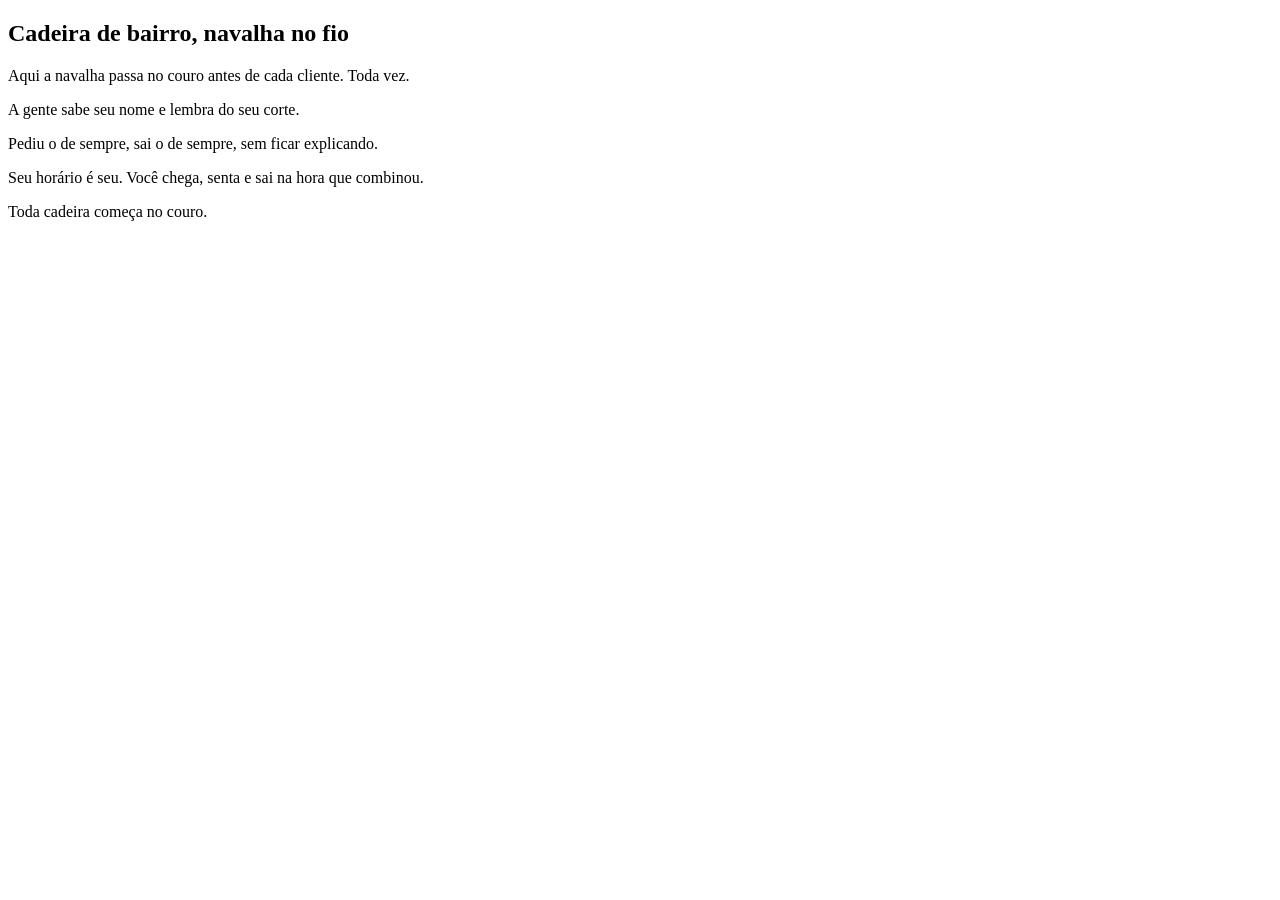
<file: projetos/barbearia/index.html>
<!doctype html>
<html lang="pt-BR">
<head>
  <meta charset="utf-8">
  <meta name="viewport" content="width=device-width, initial-scale=1">
  <title>Barbearia Fio &amp; Couro · agende pelo celular</title>
  <meta name="description" content="Barbearia na Vila Mariana, em São Paulo. Corte, degradê e barba na navalha. Agende online pelo celular e confirme no WhatsApp.">
  <meta name="theme-color" content="#1f1612">
</head>
<body>
  <main id="conteudo">

    <!-- HERO AQUI -->

    <!-- AGENDAMENTO AQUI -->

    <section id="manifesto" class="secao manifesto" aria-labelledby="manifesto-titulo">
      <h2 id="manifesto-titulo">Cadeira de bairro, navalha no fio</h2>
      <p>Aqui a navalha passa no couro antes de cada cliente. Toda vez.</p>
      <p>A gente sabe seu nome e lembra do seu corte.</p>
      <p>Pediu o de sempre, sai o de sempre, sem ficar explicando.</p>
      <p>Seu horário é seu. Você chega, senta e sai na hora que combinou.</p>
      <p class="manifesto-bordao">Toda cadeira começa no couro.</p>
    </section>

    <!-- DEMAIS SEÇÕES AQUI -->

  </main>
</body>
</html>
</file>
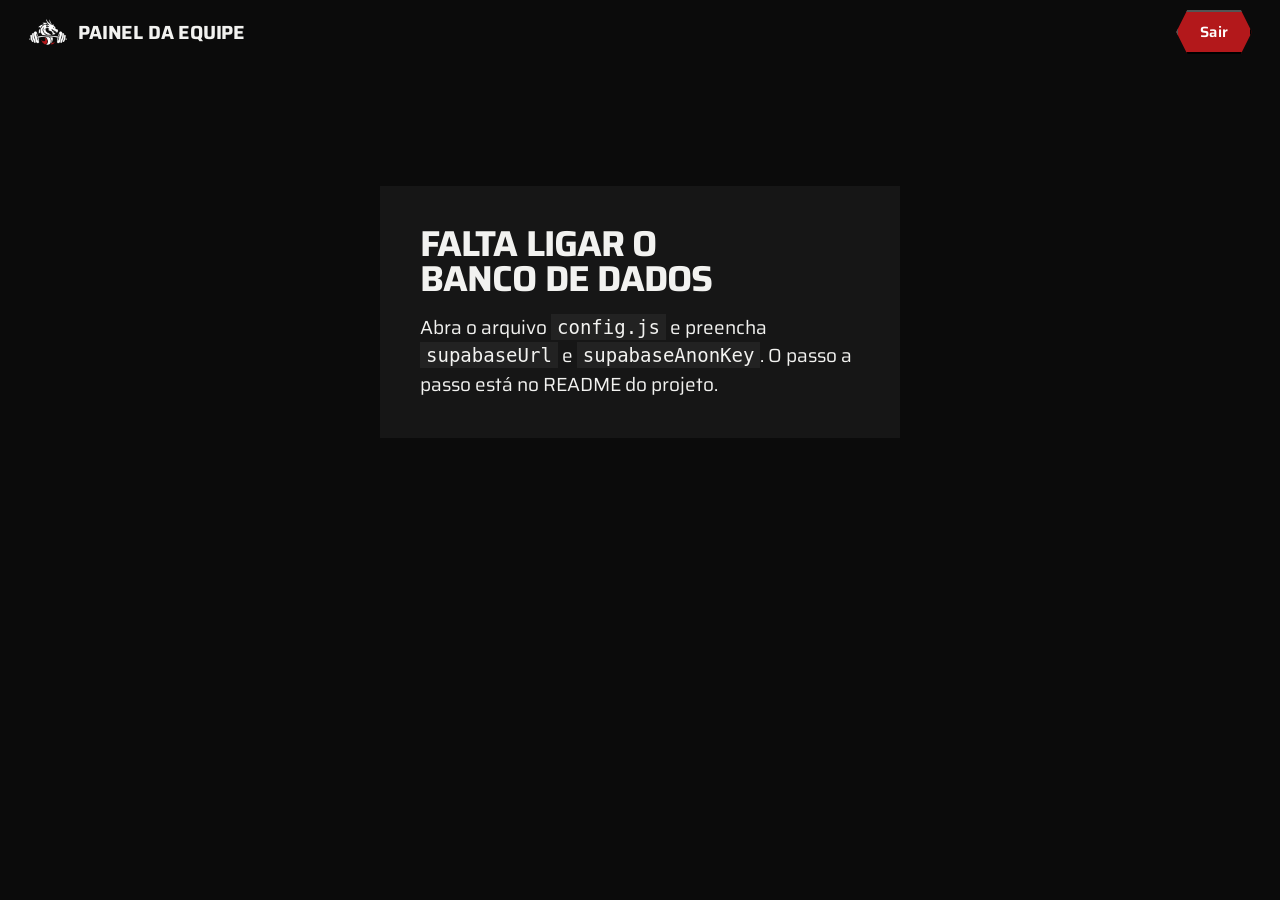
<file: admin.html>
<!doctype html>
<html lang="pt-BR">
<head>
<meta charset="utf-8">
<meta name="viewport" content="width=device-width, initial-scale=1">
<meta name="robots" content="noindex, nofollow">
<title>Painel da equipe · Elite Drako Gym</title>
<link rel="icon" type="image/png" href="assets/img/favicon.png">
<link rel="preconnect" href="https://fonts.googleapis.com">
<link rel="preconnect" href="https://fonts.gstatic.com" crossorigin>
<link href="https://fonts.googleapis.com/css2?family=Saira:wght@400;500;600;700&display=swap" rel="stylesheet">
<link rel="stylesheet" href="styles.css">
</head>
<body class="adm">
<header class="bar">
  <a class="bar__mark" href="./" aria-label="Voltar ao site"><img src="assets/img/marca-dragao.png" alt="" width="40" height="40"><span>Painel da equipe</span></a>
  <button class="btn btn--sm adm__sair" type="button" data-sair hidden>Sair</button>
</header>

<main class="adm__main" data-ui>
  <section class="adm__aviso" data-sem-config hidden>
    <h1>Falta ligar o banco de dados</h1>
    <p>Abra o arquivo <code>config.js</code> e preencha <code>supabaseUrl</code> e <code>supabaseAnonKey</code>. O passo a passo está no README do projeto.</p>
  </section>

  <section class="adm__login" data-login hidden>
    <h1>Entrar</h1>
    <form data-form-login>
      <div class="campo"><label for="a-email">E-mail</label><input id="a-email" name="email" type="email" autocomplete="username" required></div>
      <div class="campo"><label for="a-senha">Senha</label><input id="a-senha" name="senha" type="password" autocomplete="current-password" required></div>
      <p class="campos__erro" data-login-erro role="alert" hidden></p>
      <button class="btn btn--full" type="submit">Entrar</button>
    </form>
  </section>

  <section class="adm__painel" data-painel hidden>
    <div class="adm__top">
      <h1>Cadastros e pedidos</h1>
      <div class="adm__resumo" data-resumo></div>
    </div>
    <div class="adm__ctrl">
      <div class="filtros" role="tablist" aria-label="Tabela">
        <button type="button" role="tab" data-tab-adm="cadastros" aria-selected="true">Cadastros</button>
        <button type="button" role="tab" data-tab-adm="pedidos" aria-selected="false">Pedidos</button>
      </div>
      <label class="sr" for="a-filtro">Filtrar</label>
      <select id="a-filtro" data-filtro></select>
      <label class="sr" for="a-busca">Buscar</label>
      <input id="a-busca" type="search" placeholder="Buscar por nome ou telefone" data-busca>
      <button class="btn btn--sm btn--ghost" type="button" data-csv>Baixar planilha (CSV)</button>
    </div>
    <div class="adm__tabela"><table data-tabela></table></div>
  </section>
</main>

<script src="config.js"></script>
<script src="assets/vendor/supabase.js"></script>
<script>
(function () {
  var CFG = window.DRAKO_CONFIG || {};
  var $ = function (s) { return document.querySelector(s); };
  if (!CFG.supabaseUrl || !CFG.supabaseAnonKey) { $("[data-sem-config]").hidden = false; return; }
  var sb = window.supabase.createClient(CFG.supabaseUrl, CFG.supabaseAnonKey);
  var aba = "cadastros", dados = [];
  var STATUS = { cadastros: ["novo", "contatado", "matriculado", "cancelado"], pedidos: ["novo", "pago", "entregue", "cancelado"] };
  var TIPO = { matricula: "Matrícula", visita: "Visita", drako30: "Drako 30", "novembro-azul": "Novembro Azul", interesse: "Avise-me" };
  function esc(s) { return String(s == null ? "" : s).replace(/[&<>"]/g, function (c) { return { "&": "&amp;", "<": "&lt;", ">": "&gt;", '"': "&quot;" }[c]; }); }
  function data(s) { return new Date(s).toLocaleString("pt-BR", { dateStyle: "short", timeStyle: "short" }); }
  function brl(v) { return Number(v).toLocaleString("pt-BR", { style: "currency", currency: "BRL" }); }
  function wa(t) { var n = String(t).replace(/\D/g, ""); if (n.length <= 11) n = "55" + n; return "https://wa.me/" + n; }

  function tela(sessao) {
    $("[data-login]").hidden = !!sessao; $("[data-painel]").hidden = !sessao; $("[data-sair]").hidden = !sessao;
    if (sessao) carregar();
  }
  sb.auth.getSession().then(function (r) { tela(r.data.session); });
  sb.auth.onAuthStateChange(function (_e, s) { tela(s); });

  $("[data-form-login]").addEventListener("submit", function (e) {
    e.preventDefault();
    var f = e.target, err = $("[data-login-erro]"); err.hidden = true;
    sb.auth.signInWithPassword({ email: f.email.value, password: f.senha.value }).then(function (r) {
      if (r.error) { err.textContent = "E-mail ou senha incorretos."; err.hidden = false; }
    });
  });
  $("[data-sair]").addEventListener("click", function () { sb.auth.signOut(); });

  function opcoesFiltro() {
    var sel = $("[data-filtro]");
    var ops = aba === "cadastros"
      ? [["", "Todos os tipos"], ["matricula", "Matrículas"], ["visita", "Visitas"], ["drako30", "Drako 30"], ["novembro-azul", "Novembro Azul"], ["interesse", "Avise-me"]]
      : [["", "Todos os status"]].concat(STATUS.pedidos.map(function (s) { return [s, s]; }));
    sel.innerHTML = ops.map(function (o) { return '<option value="' + o[0] + '">' + o[1] + "</option>"; }).join("");
  }
  function carregar() {
    opcoesFiltro();
    sb.from(aba).select("*").order("criado_em", { ascending: false }).limit(1000).then(function (r) {
      if (r.error) { $("[data-tabela]").innerHTML = "<tr><td>Erro: " + esc(r.error.message) + "</td></tr>"; return; }
      dados = r.data; desenhar();
    });
  }
  function filtrados() {
    var f = $("[data-filtro]").value, q = $("[data-busca]").value.toLowerCase().trim();
    return dados.filter(function (d) {
      if (f && (aba === "cadastros" ? d.tipo : d.status) !== f) return false;
      if (q && (String(d.nome).toLowerCase().indexOf(q) < 0 && String(d.telefone).indexOf(q) < 0)) return false;
      return true;
    });
  }
  function desenhar() {
    var rows = filtrados(), t = $("[data-tabela]");
    var novos = dados.filter(function (d) { return d.status === "novo"; }).length;
    $("[data-resumo]").textContent = dados.length + " no total · " + novos + " novos";
    var sel = function (d) {
      return '<select data-status="' + d.id + '" aria-label="Status de ' + esc(d.nome) + '">' + STATUS[aba].map(function (s) {
        return "<option" + (s === d.status ? " selected" : "") + ">" + s + "</option>"; }).join("") + "</select>";
    };
    if (aba === "cadastros") {
      t.innerHTML = "<thead><tr><th>Quando</th><th>Tipo</th><th>Nome</th><th>WhatsApp</th><th>Detalhes</th><th>Status</th></tr></thead><tbody>" +
        rows.map(function (d) {
          var det = [d.objetivo, d.turno, d.nivel, d.convidado && "convidado: " + d.convidado, d.nascimento && "nasc. " + d.nascimento, d.observacoes].filter(Boolean).map(esc).join(" · ");
          return "<tr><td>" + data(d.criado_em) + "</td><td>" + (TIPO[d.tipo] || d.tipo) + "</td><td>" + esc(d.nome) + (d.email ? "<br><small>" + esc(d.email) + "</small>" : "") +
            '</td><td><a href="' + wa(d.telefone) + '" target="_blank" rel="noopener">' + esc(d.telefone) + "</a></td><td>" + det + "</td><td>" + sel(d) + "</td></tr>";
        }).join("") + "</tbody>";
    } else {
      t.innerHTML = "<thead><tr><th>Quando</th><th>Nome</th><th>WhatsApp</th><th>Itens</th><th>Total</th><th>Status</th></tr></thead><tbody>" +
        rows.map(function (d) {
          var it = (d.itens || []).map(function (i) { return i.qtd + "× " + esc(i.nome) + (i.tamanho ? " (" + esc(i.tamanho) + ")" : ""); }).join("<br>");
          return "<tr><td>" + data(d.criado_em) + "</td><td>" + esc(d.nome) + "<br><small>" + esc(d.entrega || "") + '</small></td><td><a href="' + wa(d.telefone) + '" target="_blank" rel="noopener">' + esc(d.telefone) +
            "</a></td><td>" + it + "</td><td>" + brl(d.total) + "</td><td>" + sel(d) + "</td></tr>";
        }).join("") + "</tbody>";
    }
    if (!rows.length) t.innerHTML += '<tbody><tr><td colspan="6">Nada por aqui ainda.</td></tr></tbody>';
  }
  document.addEventListener("change", function (e) {
    var s = e.target.closest("[data-status]");
    if (s) {
      sb.from(aba).update({ status: s.value }).eq("id", Number(s.dataset.status)).then(function (r) {
        if (r.error) alert("Não foi possível salvar: " + r.error.message);
        else { dados.forEach(function (d) { if (d.id === Number(s.dataset.status)) d.status = s.value; }); desenhar(); }
      });
    }
    if (e.target.matches("[data-filtro]")) desenhar();
  });
  $("[data-busca]").addEventListener("input", desenhar);
  document.querySelectorAll("[data-tab-adm]").forEach(function (b) {
    b.addEventListener("click", function () {
      aba = b.dataset.tabAdm;
      document.querySelectorAll("[data-tab-adm]").forEach(function (x) { x.setAttribute("aria-selected", String(x === b)); });
      carregar();
    });
  });
  $("[data-csv]").addEventListener("click", function () {
    var rows = filtrados(); if (!rows.length) return;
    var cols = Object.keys(rows[0]);
    var csv = [cols.join(";")].concat(rows.map(function (r) {
      return cols.map(function (c) { var v = r[c]; if (typeof v === "object" && v) v = JSON.stringify(v); return '"' + String(v == null ? "" : v).replace(/"/g, '""') + '"'; }).join(";");
    })).join("\n");
    var a = document.createElement("a");
    a.href = URL.createObjectURL(new Blob(["﻿" + csv], { type: "text/csv;charset=utf-8" }));
    a.download = "drako-" + aba + "-" + new Date().toISOString().slice(0, 10) + ".csv"; a.click();
  });
})();
</script>
</body>
</html>
</file>
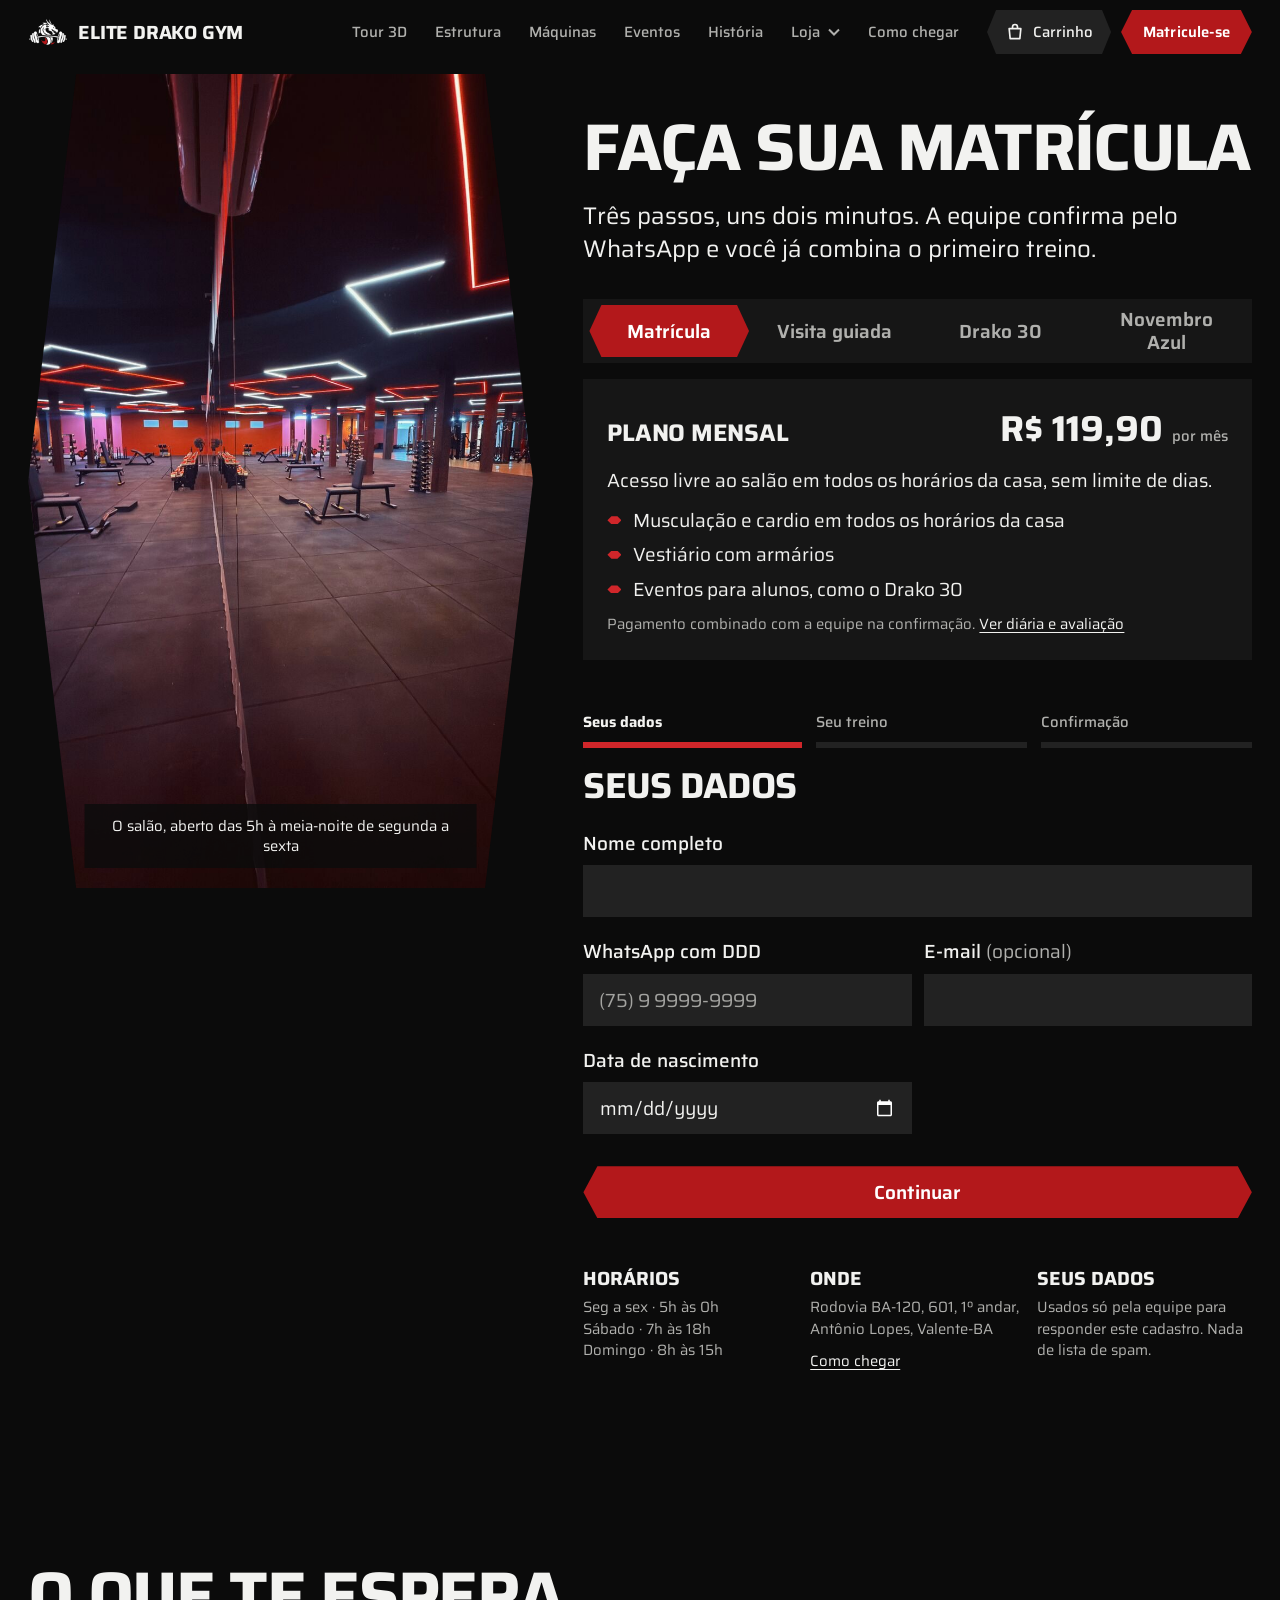
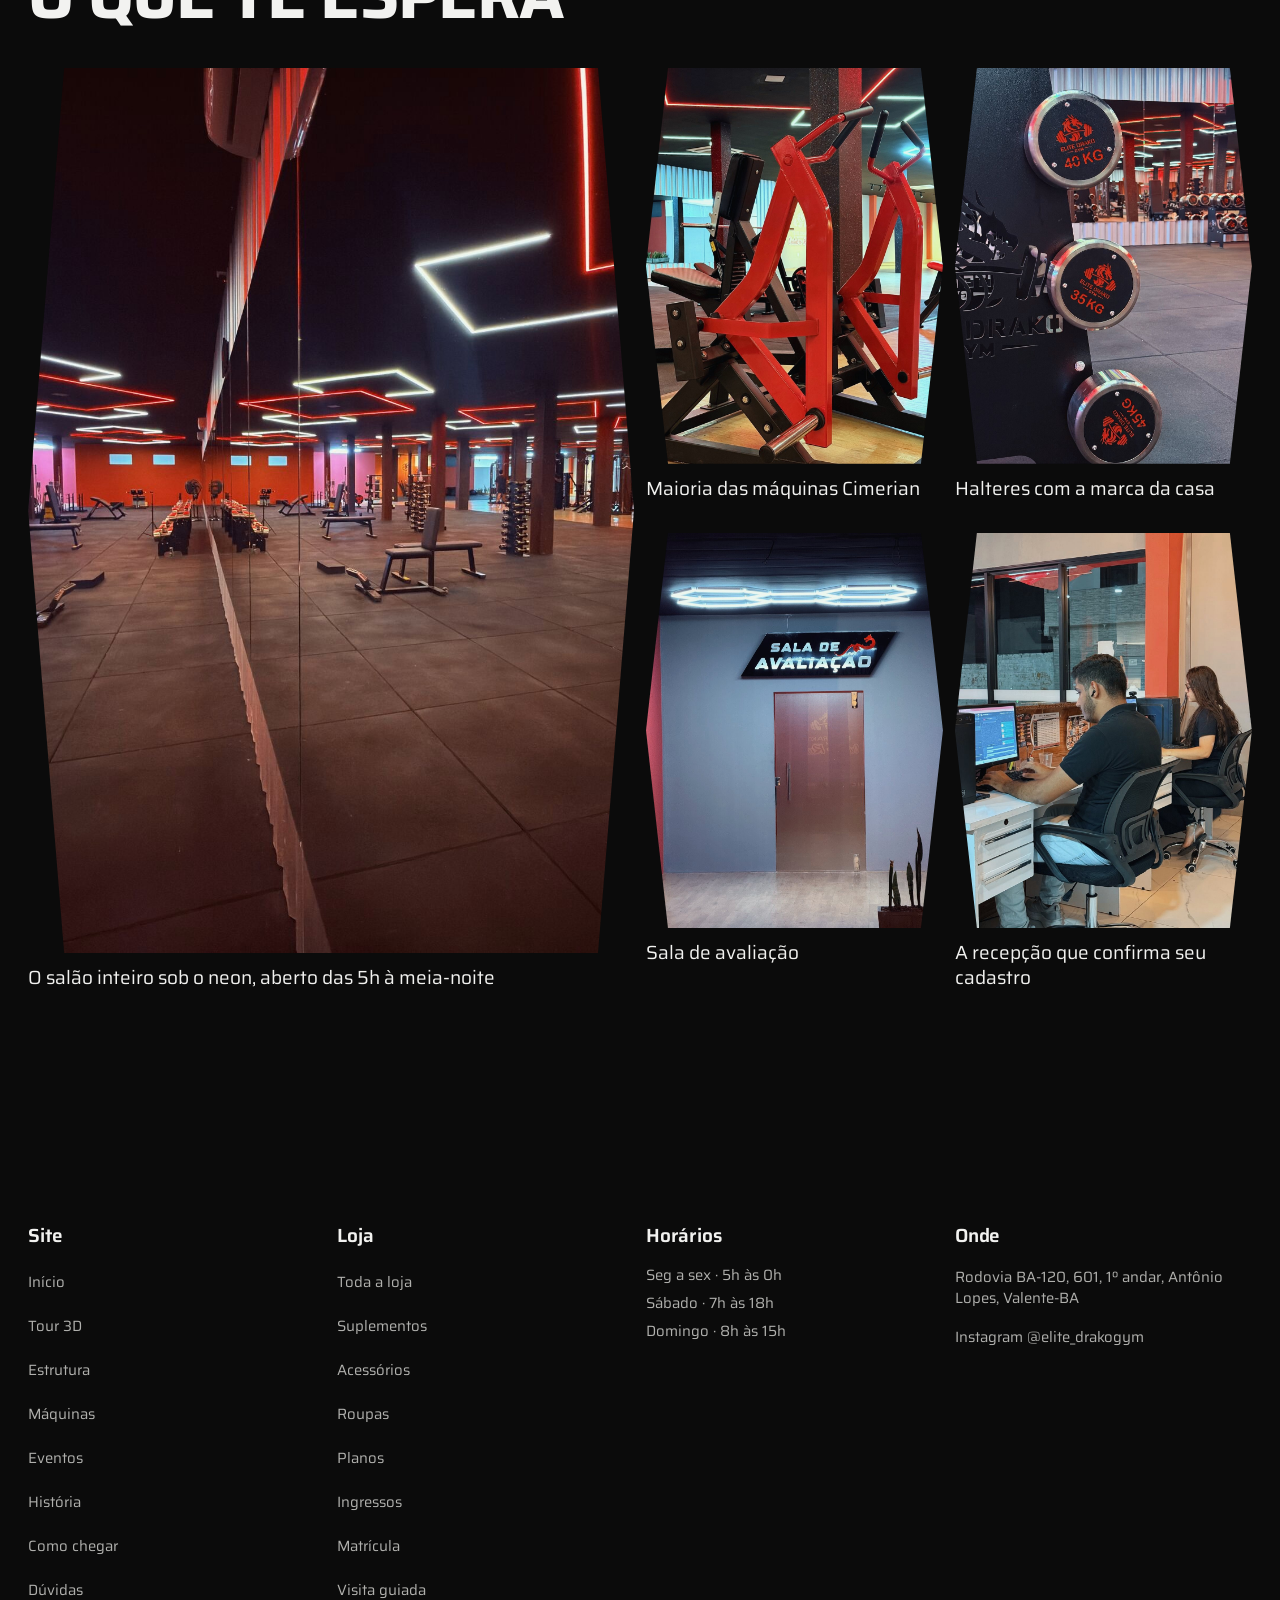
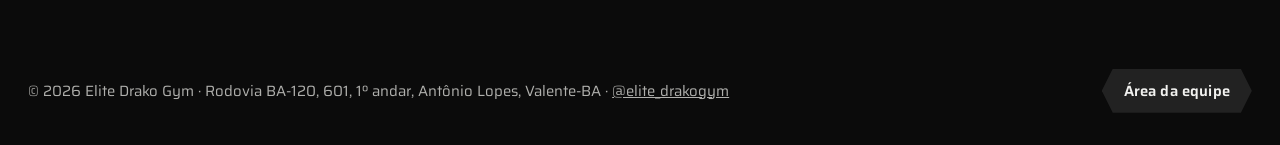
<file: cadastro.html>
<!doctype html>
<html lang="pt-BR">
<head>
<meta charset="utf-8">
<meta name="viewport" content="width=device-width, initial-scale=1">
<title>Matrícula e visita · Elite Drako Gym</title>
<meta name="description" content="Faça sua matrícula na Elite Drako Gym, agende uma visita guiada, entre na lista do próximo Drako 30 ou participe do Novembro Azul, no domingo, 15 de novembro.">
<meta name="theme-color" content="#0b0b0b">
<link rel="icon" type="image/png" href="assets/img/favicon.png">
<link rel="preconnect" href="https://fonts.googleapis.com">
<link rel="preconnect" href="https://fonts.gstatic.com" crossorigin>
<link href="https://fonts.googleapis.com/css2?family=Saira:wght@400;500;600;700&display=swap" rel="stylesheet">
<link rel="stylesheet" href="styles.css">
<link rel="stylesheet" href="css/nav.css">
<link rel="stylesheet" href="css/cadastro.css">
</head>
<body>
<a class="skip" href="#conteudo">Pular para o conteúdo</a>

<header class="bar nav" id="topo" data-nav>
  <a class="bar__mark" href="./" aria-label="Elite Drako Gym, início">
    <img src="assets/img/marca-dragao.png" alt="" width="40" height="40">
    <span>Elite Drako Gym</span>
  </a>
  <nav class="nav__main" aria-label="Principal">
    <ul class="nav__list" role="list">
      <li class="nav__item nav__item--t3"><a class="nav__link" href="./">Início</a></li>
      <li class="nav__item nav__item--t2"><a class="nav__link" href="./#tour">Tour 3D</a></li>
      <li class="nav__item nav__item--t2"><a class="nav__link" href="./#estrutura">Estrutura</a></li>
      <li class="nav__item"><a class="nav__link" href="maquinas.html">Máquinas</a></li>
      <li class="nav__item"><a class="nav__link" href="eventos.html">Eventos</a></li>
      <li class="nav__item nav__item--t2"><a class="nav__link" href="historia.html">História</a></li>
      <li class="nav__item nav__drop" data-nav-drop>
        <button class="nav__link nav__drop-btn" type="button" aria-expanded="false" aria-controls="nav-loja">Loja<svg class="nav__chev" viewBox="0 0 12 8" width="12" height="8" aria-hidden="true" focusable="false"><path d="M1 1.5l5 5 5-5" fill="none" stroke="currentColor" stroke-width="2"/></svg></button>
        <ul class="nav__drop-list" id="nav-loja" role="list" hidden>
          <li><a href="loja.html">Toda a loja</a></li>
          <li><a href="loja.html#suplementos">Suplementos</a></li>
          <li><a href="loja.html#acessorios">Acessórios</a></li>
          <li><a href="loja.html#roupas">Roupas</a></li>
          <li><a href="loja.html#planos">Planos</a></li>
          <li><a href="loja.html#ingressos">Ingressos</a></li>
        </ul>
      </li>
      <li class="nav__item nav__item--t2"><a class="nav__link" href="./#como-chegar">Como chegar</a></li>
    </ul>
  </nav>
  <div class="nav__actions">
    <button class="bar__cart" type="button" data-abrir-carrinho aria-label="Abrir carrinho"><svg class="nav__bag" viewBox="0 0 24 24" width="20" height="20" aria-hidden="true" focusable="false"><path d="M5 8h14l-1.2 12H6.2L5 8zm4 0V6a3 3 0 0 1 6 0v2" fill="none" stroke="currentColor" stroke-width="2" stroke-linejoin="round"/></svg><span class="bar__cart-txt">Carrinho</span> <span class="bar__count" data-contador hidden>0</span></button>
    <a class="btn btn--sm nav__cta" href="cadastro.html?tipo=matricula">Matricule-se</a>
    <button class="nav__burger" type="button" aria-expanded="false" aria-controls="nav-menu" aria-label="Abrir menu" data-nav-abrir><svg viewBox="0 0 24 24" width="24" height="24" aria-hidden="true" focusable="false"><path d="M3 6h18M3 12h18M3 18h18" fill="none" stroke="currentColor" stroke-width="2.2"/></svg><span class="nav__burger-txt">Menu</span></button>
  </div>
  <div class="nav__sheet" id="nav-menu" role="dialog" aria-modal="true" aria-label="Menu do site" hidden data-nav-sheet>
    <div class="nav__sheet-top">
      <a class="bar__mark" href="./" aria-label="Elite Drako Gym, início">
        <img src="assets/img/marca-dragao.png" alt="" width="40" height="40">
        <span>Elite Drako Gym</span>
      </a>
      <button class="nav__close" type="button" data-nav-fechar>Fechar<svg viewBox="0 0 24 24" width="22" height="22" aria-hidden="true" focusable="false"><path d="M5 5l14 14M19 5L5 19" fill="none" stroke="currentColor" stroke-width="2.2"/></svg></button>
    </div>
    <div class="nav__groups">
      <section class="nav__group" aria-labelledby="nav-g1">
        <h2 id="nav-g1">Conhecer</h2>
        <ul role="list">
          <li><a href="./">Início</a></li>
          <li><a href="./#tour">Tour 3D</a></li>
          <li><a href="./#estrutura">Estrutura</a></li>
          <li><a href="maquinas.html">Máquinas</a></li>
          <li><a href="historia.html">História</a></li>
          <li><a href="./#como-chegar">Como chegar</a></li>
        </ul>
      </section>
      <section class="nav__group" aria-labelledby="nav-g2">
        <h2 id="nav-g2">Comprar</h2>
        <ul role="list">
          <li><a href="loja.html">Loja</a></li>
        </ul>
        <ul class="nav__subs" role="list">
          <li><a href="loja.html#suplementos">Suplementos</a></li>
          <li><a href="loja.html#acessorios">Acessórios</a></li>
          <li><a href="loja.html#roupas">Roupas</a></li>
          <li><a href="loja.html#planos">Planos</a></li>
          <li><a href="loja.html#ingressos">Ingressos</a></li>
        </ul>
      </section>
      <section class="nav__group" aria-labelledby="nav-g3">
        <h2 id="nav-g3">Participar</h2>
        <ul role="list">
          <li><a href="eventos.html">Eventos</a></li>
          <li><a href="cadastro.html?tipo=matricula">Matrícula</a></li>
        </ul>
      </section>
    </div>
    <div class="nav__sheet-actions">
      <button class="bar__cart" type="button" data-abrir-carrinho aria-label="Abrir carrinho"><svg class="nav__bag" viewBox="0 0 24 24" width="20" height="20" aria-hidden="true" focusable="false"><path d="M5 8h14l-1.2 12H6.2L5 8zm4 0V6a3 3 0 0 1 6 0v2" fill="none" stroke="currentColor" stroke-width="2" stroke-linejoin="round"/></svg><span>Carrinho</span> <span class="bar__count" data-contador hidden>0</span></button>
      <a class="btn nav__cta-big" href="cadastro.html?tipo=matricula">Matricule-se</a>
    </div>
  </div>
</header>

<main id="conteudo" class="mat" data-mat>
  <figure class="mat__foto">
    <img data-mat-img src="assets/img/tour/corredor.jpg" alt="Corredor de máquinas sob o neon branco e vermelho do teto da Elite Drako" width="1125" height="1500" fetchpriority="high">
    <figcaption data-mat-legenda>O salão, aberto das 5h à meia-noite de segunda a sexta</figcaption>
  </figure>

  <div class="mat__col">
    <h1 class="rise" data-mat-titulo>Faça sua matrícula</h1>
    <p class="mat__lead rise" data-mat-lead>Três passos, uns dois minutos. A equipe confirma pelo WhatsApp e você já combina o primeiro treino.</p>

    <div class="mat__tipos rise" role="group" aria-label="O que você quer fazer" data-tipos>
      <button type="button" data-tipo="matricula" aria-pressed="true">Matrícula</button>
      <button type="button" data-tipo="visita" aria-pressed="false">Visita guiada</button>
      <button type="button" data-tipo="drako30" aria-pressed="false">Drako 30</button>
      <button type="button" data-tipo="novembro-azul" aria-pressed="false">Novembro Azul</button>
    </div>

    <section class="mat__plano rise" aria-label="Resumo do que você está pedindo" data-plano aria-live="polite"></section>

    <section class="mat__caixa" aria-labelledby="passo-titulo" data-caixa>
      <ol class="mat__passos" aria-label="Etapas do cadastro" data-passos>
        <li><button type="button" data-ir="1" aria-current="step">Seus dados</button></li>
        <li><button type="button" data-ir="2" disabled data-nome-passo2>Seu treino</button></li>
        <li><button type="button" data-ir="3" disabled>Confirmação</button></li>
      </ol>
      <p class="mat__contagem visually-hidden" data-contagem aria-live="polite">Etapa 1 de 3</p>

      <form class="mat__form" data-form novalidate>
        <fieldset class="passo" data-passo="1">
          <legend id="passo-titulo" class="passo__titulo" tabindex="-1">Seus dados</legend>
          <div class="campos">
            <div class="campo campo--2">
              <label for="c-nome">Nome completo</label>
              <input id="c-nome" name="nome" autocomplete="name" autocapitalize="words" required minlength="2" maxlength="120" aria-describedby="e-nome" enterkeyhint="next">
              <p class="campo__erro" id="e-nome" data-erro-de="nome" hidden></p>
            </div>
            <div class="campo">
              <label for="c-fone">WhatsApp com DDD</label>
              <input id="c-fone" name="telefone" type="tel" inputmode="tel" autocomplete="tel-national" required maxlength="20" placeholder="(75) 9 9999-9999" aria-describedby="e-fone" enterkeyhint="next">
              <p class="campo__erro" id="e-fone" data-erro-de="telefone" hidden></p>
            </div>
            <div class="campo">
              <label for="c-email">E-mail <span>(opcional)</span></label>
              <input id="c-email" name="email" type="email" inputmode="email" autocomplete="email" autocapitalize="off" spellcheck="false" maxlength="160" aria-describedby="e-email" enterkeyhint="next">
              <p class="campo__erro" id="e-email" data-erro-de="email" hidden></p>
            </div>
            <div class="campo" data-so="matricula">
              <label for="c-nasc">Data de nascimento</label>
              <input id="c-nasc" name="nascimento" type="date" autocomplete="bday" aria-describedby="e-nasc">
              <p class="campo__erro" id="e-nasc" data-erro-de="nascimento" hidden></p>
            </div>
          </div>
          <div class="passo__nav">
            <button class="btn" type="button" data-avancar>Continuar</button>
          </div>
        </fieldset>

        <fieldset class="passo" data-passo="2" hidden>
          <legend class="passo__titulo" tabindex="-1" data-titulo-passo2>Seu treino</legend>
          <div class="campos">
            <div class="campo" data-so="matricula visita novembro-azul">
              <label for="c-obj">Objetivo</label>
              <select id="c-obj" name="objetivo" aria-describedby="e-obj">
                <option value="">Escolha</option>
                <option>Ganhar massa muscular</option>
                <option>Emagrecer</option>
                <option>Melhorar o condicionamento</option>
                <option>Voltar a treinar</option>
                <option>Saúde e qualidade de vida</option>
              </select>
              <p class="campo__erro" id="e-obj" data-erro-de="objetivo" hidden></p>
            </div>
            <div class="campo" data-so="matricula visita">
              <label for="c-turno" data-label-turno>Turno em que vai treinar</label>
              <select id="c-turno" name="turno" aria-describedby="e-turno">
                <option value="">Escolha</option>
                <option>Madrugada (5h às 7h)</option>
                <option>Manhã</option>
                <option>Tarde</option>
                <option>Noite</option>
                <option>Fim de semana</option>
              </select>
              <p class="campo__erro" id="e-turno" data-erro-de="turno" hidden></p>
            </div>
            <fieldset class="campo campo--2 nivel" aria-describedby="e-nivel">
              <legend data-label-nivel>Seu nível de treino</legend>
              <div class="nivel__ops">
                <label><input type="radio" name="nivel" value="Iniciante"><span>Iniciante</span></label>
                <label><input type="radio" name="nivel" value="Intermediário"><span>Intermediário</span></label>
                <label><input type="radio" name="nivel" value="Avançado"><span>Avançado</span></label>
              </div>
              <p class="campo__erro" id="e-nivel" data-erro-de="nivel" hidden></p>
            </fieldset>
            <div class="campo" data-so="drako30">
              <label for="c-conv">Nome do convidado</label>
              <input id="c-conv" name="convidado" autocomplete="off" autocapitalize="words" maxlength="120" aria-describedby="e-conv">
              <p class="campo__erro" id="e-conv" data-erro-de="convidado" hidden></p>
            </div>
            <div class="campo" data-so="drako30">
              <label for="c-convfone">WhatsApp do convidado <span>(opcional)</span></label>
              <input id="c-convfone" name="convidado_telefone" type="tel" inputmode="tel" autocomplete="off" maxlength="20" placeholder="(75) 9 9999-9999" aria-describedby="e-convfone">
              <p class="campo__erro" id="e-convfone" data-erro-de="convidado_telefone" hidden></p>
            </div>
            <div class="campo campo--2">
              <label for="c-obs">Algo que a equipe deve saber? <span>(opcional)</span></label>
              <textarea id="c-obs" name="observacoes" rows="3" maxlength="1000" placeholder="Lesões, horários, dúvidas…" aria-describedby="e-obs"></textarea>
              <p class="campo__erro" id="e-obs" data-erro-de="observacoes" hidden></p>
            </div>
          </div>
          <div class="passo__nav">
            <button class="btn btn--ghost" type="button" data-voltar>Voltar</button>
            <button class="btn" type="button" data-avancar>Continuar</button>
          </div>
        </fieldset>

        <fieldset class="passo" data-passo="3" hidden>
          <legend class="passo__titulo" tabindex="-1">Confira e envie</legend>
          <dl class="resumo" data-resumo></dl>
          <button class="resumo__editar" type="button" data-ir-editar="1">Corrigir meus dados</button>
          <label class="aceite">
            <input type="checkbox" name="aceite" required aria-describedby="e-aceite">
            <span>Autorizo a Elite Drako Gym a usar estes dados para entrar em contato comigo sobre este cadastro.</span>
          </label>
          <p class="campo__erro" id="e-aceite" data-erro-de="aceite" hidden></p>
          <p class="mat__falha" data-falha role="alert" hidden></p>
          <div class="passo__nav">
            <button class="btn btn--ghost" type="button" data-voltar>Voltar</button>
            <button class="btn" type="submit" data-enviar>Enviar matrícula</button>
          </div>
        </fieldset>
      </form>

      <div class="pronto" data-pronto hidden tabindex="-1" aria-labelledby="pronto-titulo">
        <h2 id="pronto-titulo" data-pronto-titulo>Cadastro recebido</h2>
        <p class="pronto__txt" data-pronto-txt>A equipe vai falar com você pelo WhatsApp.</p>
        <h3>Próximos passos</h3>
        <ol class="pronto__passos" data-pronto-passos></ol>
        <div class="pronto__acoes">
          <button class="btn" type="button" data-confirmar>Confirmar pela conversa</button>
          <button class="btn btn--ghost" type="button" data-novo>Fazer outro cadastro</button>
        </div>
      </div>
    </section>

    <div class="mat__info">
      <div>
        <h2>Horários</h2>
        <p>Seg a sex · 5h às 0h</p>
        <p>Sábado · 7h às 18h</p>
        <p>Domingo · 8h às 15h</p>
      </div>
      <div>
        <h2>Onde</h2>
        <p data-endereco-curto>Rodovia BA-120, 601, 1º andar, Antônio Lopes, Valente-BA</p>
        <p><a href="./#como-chegar">Como chegar</a></p>
      </div>
      <div>
        <h2>Seus dados</h2>
        <p>Usados só pela equipe para responder este cadastro. Nada de lista de spam.</p>
      </div>
    </div>
  </div>
</main>

<section class="espaco mat-espaco" aria-labelledby="espaco-title">
  <h2 id="espaco-title" class="reveal">O que te espera</h2>
  <ul class="mat-espaco__fotos" role="list">
    <li class="mat-espaco__item mat-espaco__item--grande reveal"><img src="assets/img/tour/salao.jpg" alt="Salão de musculação com o neon branco e vermelho em hexágonos no teto" width="2000" height="1500" loading="lazy"><p>O salão inteiro sob o neon, aberto das 5h à meia-noite</p></li>
    <li class="mat-espaco__item reveal"><img src="assets/img/maquinas/f3560.jpg" alt="Remada articulada vermelha no salão" width="1050" height="1400" loading="lazy"><p>Maioria das máquinas Cimerian</p></li>
    <li class="mat-espaco__item reveal"><img src="assets/img/tour/halteres.jpg" alt="Halteres de 35 e 40 quilos com a marca Elite Drako no suporte" width="1125" height="1500" loading="lazy"><p>Halteres com a marca da casa</p></li>
    <li class="mat-espaco__item reveal"><img src="assets/img/tour/avaliacao.jpg" alt="Porta da sala de avaliação com placa em neon" width="1125" height="1500" loading="lazy"><p>Sala de avaliação</p></li>
    <li class="mat-espaco__item reveal"><img src="assets/img/estrutura/recepcao-equipe.jpg" alt="Equipe atendendo no balcão da recepção" width="1050" height="1400" loading="lazy"><p>A recepção que confirma seu cadastro</p></li>
  </ul>
</section>

<footer class="foot foot--min">
  <div class="foot__cols foot__cols--nav">
    <nav aria-label="Rodapé: o site">
      <h3>Site</h3>
      <a href="./">Início</a>
      <a href="./#tour">Tour 3D</a>
      <a href="./#estrutura">Estrutura</a>
      <a href="maquinas.html">Máquinas</a>
      <a href="eventos.html">Eventos</a>
      <a href="historia.html">História</a>
      <a href="./#como-chegar">Como chegar</a>
      <a href="./#duvidas">Dúvidas</a>
    </nav>
    <nav aria-label="Rodapé: loja e matrícula">
      <h3>Loja</h3>
      <a href="loja.html">Toda a loja</a>
      <a href="loja.html#suplementos">Suplementos</a>
      <a href="loja.html#acessorios">Acessórios</a>
      <a href="loja.html#roupas">Roupas</a>
      <a href="loja.html#planos">Planos</a>
      <a href="loja.html#ingressos">Ingressos</a>
      <a href="cadastro.html?tipo=matricula">Matrícula</a>
      <a href="cadastro.html?tipo=visita">Visita guiada</a>
    </nav>
    <div>
      <h3>Horários</h3>
      <p>Seg a sex · 5h às 0h</p>
      <p>Sábado · 7h às 18h</p>
      <p>Domingo · 8h às 15h</p>
    </div>
    <div>
      <h3>Onde</h3>
      <p data-endereco-curto>Rodovia BA-120, 601, 1º andar, Antônio Lopes, Valente-BA</p>
      <p><a href="https://www.instagram.com/elite_drakogym/" target="_blank" rel="noopener">Instagram @elite_drakogym</a></p>
    </div>
  </div>
  <div class="foot__last">
    <p>© <span data-year>2026</span> Elite Drako Gym · <span data-endereco-curto>Rodovia BA-120, 601, 1º andar, Antônio Lopes, Valente-BA</span> · <a href="https://www.instagram.com/elite_drakogym/" target="_blank" rel="noopener">@elite_drakogym</a></p>
    <a class="btn btn--ghost btn--sm" href="admin.html">Área da equipe</a>
  </div>
</footer>

<script src="config.js"></script>
<script src="data/produtos.js"></script>
<script src="assets/vendor/supabase.js"></script>
<script src="site.js"></script>
<script src="nav.js" defer></script>
<script>
(function () {
  var D = window.Drako || {};
  var brl = D.brl || function (v) { return "R$ " + v.toFixed(2).replace(".", ","); };
  function prod(id) { return (window.DRAKO_PRODUTOS || []).filter(function (p) { return p.id === id; })[0]; }
  function esc(s) { return String(s == null ? "" : s).replace(/[&<>"']/g, function (c) { return { "&": "&amp;", "<": "&lt;", ">": "&gt;", '"': "&quot;", "'": "&#39;" }[c]; }); }

  /* o que muda em cada tipo de cadastro; os campos obrigatórios seguem supabase/schema.sql (tabela cadastros) */
  var TIPOS = {
    matricula: {
      nome: "matrícula", titulo: "Faça sua matrícula",
      lead: "Três passos, uns dois minutos. A equipe confirma pelo WhatsApp e você já combina o primeiro treino.",
      botao: "Enviar matrícula", passo2: "Seu treino", turno: "Turno em que vai treinar",
      img: "assets/img/tour/corredor.jpg", w: 1125, h: 1500,
      alt: "Corredor de máquinas sob o neon branco e vermelho do teto da Elite Drako",
      legenda: "O salão, aberto das 5h à meia-noite de segunda a sexta",
      obrig: ["nome", "telefone", "nascimento"],
      produto: "plano-mensal",
      inclui: ["Musculação e cardio em todos os horários da casa", "Vestiário com armários", "Eventos para alunos, como o Drako 30"],
      proximos: ["A equipe chama você no WhatsApp para confirmar os dados e o plano.", "Vocês combinam o dia e o horário do primeiro treino.", "Na recepção, você termina o cadastro e já entra no salão."]
    },
    visita: {
      nome: "visita guiada", titulo: "Agende uma visita",
      lead: "Diga o turno que prefere e alguém da equipe te mostra o salão e as máquinas, sem compromisso.",
      botao: "Agendar visita", passo2: "Sua visita", turno: "Melhor turno para a visita",
      img: "assets/img/tour/entrada.jpg", w: 1125, h: 1500, foco: "50% 6%",
      alt: "Entrada da Elite Drako Gym com a fachada vermelha e as portas de vidro",
      legenda: "A entrada da Elite Drako, na Rodovia BA-120, 601",
      obrig: ["nome", "telefone", "turno"],
      produto: null,
      proximos: ["A equipe chama você no WhatsApp para marcar o dia.", "No turno escolhido, alguém te mostra o salão, as máquinas e o vestiário.", "Gostou? A matrícula pode ser feita ali mesmo, na recepção."]
    },
    drako30: {
      nome: "lista do Drako 30", titulo: "Lista do Drako 30",
      lead: "Desafio em dupla: você e um convidado. Entre na lista e seja avisado primeiro quando a próxima edição for marcada.",
      botao: "Entrar na lista", passo2: "Sua dupla", turno: "Turno",
      img: "assets/img/eventos/drako-30/03-podio-dupla.jpg", w: 1200, h: 1600, foco: "50% 18%",
      alt: "Dupla sorrindo no pódio do Drako 30, com os números de inscrição no peito",
      legenda: "Pódio da primeira edição do Drako 30",
      obrig: ["nome", "telefone", "nivel", "convidado"],
      produto: "drako30-ingresso",
      proximos: ["Seu nome e o do convidado entram na lista.", "Quando a data sair, a equipe avisa vocês dois primeiro pelo WhatsApp.", "A inscrição da dupla é confirmada com a equipe."]
    },
    "novembro-azul": {
      nome: "lista do Novembro Azul", titulo: "Novembro Azul",
      lead: "Domingo, 15 de novembro, aqui na academia. Deixe seu nome e a equipe confirma a sua participação pelo WhatsApp.",
      botao: "Quero participar", passo2: "Sobre você", turno: "Turno",
      img: "assets/img/eventos/novembro-azul/01-treinar-cuidar-viver.jpg", w: 1080, h: 1350, foco: "50% 40%",
      alt: "Arte do Novembro Azul: Treinar. Cuidar. Viver. 15 de novembro, evento aberto ao público",
      legenda: "Novembro Azul na Elite Drako, domingo, 15 de novembro",
      obrig: ["nome", "telefone"],
      produto: null,
      proximos: ["Seu nome entra na lista do Novembro Azul.", "A equipe confirma pelo WhatsApp e avisa o horário, que também sai no Instagram.", "No domingo, 15 de novembro, é só chegar na academia."]
    }
  };
  var ROTULOS = { nome: "Nome", telefone: "WhatsApp", email: "E-mail", nascimento: "Nascimento", objetivo: "Objetivo", turno: "Turno", nivel: "Nível", convidado: "Convidado", convidado_telefone: "WhatsApp do convidado", observacoes: "Observações" };

  var $ = function (s, r) { return (r || document).querySelector(s); };
  var $$ = function (s, r) { return Array.prototype.slice.call((r || document).querySelectorAll(s)); };
  var form = $("[data-form]"), grupo = $("[data-tipos]"), pronto = $("[data-pronto]"), falha = $("[data-falha]");
  var passos = $$("[data-passo]", form), atual = 1, alcancado = 1, tocados = {}, ultimo = "", enviando = false;
  var tipo = new URLSearchParams(location.search).get("tipo");
  if (!TIPOS[tipo]) tipo = "matricula";

  /* ---------- validação, mensagens em português ---------- */
  function suave() { return matchMedia("(prefers-reduced-motion: reduce)").matches ? "auto" : "smooth"; }
  function digitos(v) { return String(v || "").replace(/\D/g, ""); }
  function valor(nome) {
    var el = form.elements[nome];
    if (!el) return "";
    if (el.length && !el.tagName) { var m = $$('input[name="' + nome + '"]:checked', form)[0]; return m ? m.value : ""; }
    if (el.type === "checkbox") return el.checked ? "sim" : "";
    return el.value.trim();
  }
  function ativo(nome) {
    var el = form.querySelector('[name="' + nome + '"]');
    return !!el && !el.disabled;
  }
  function obrig(nome) { return TIPOS[tipo].obrig.indexOf(nome) >= 0; }
  function erroDe(nome) {
    var v = valor(nome);
    switch (nome) {
      case "nome":
        if (!v) return "Escreva seu nome completo.";
        if (v.length < 2) return "O nome precisa ter pelo menos 2 letras.";
        if (v.indexOf(" ") < 0) return "Escreva nome e sobrenome, para a equipe te encontrar.";
        return "";
      case "telefone": case "convidado_telefone":
        if (!v) return obrig(nome) ? "Informe o WhatsApp com DDD." : "";
        var d = digitos(v).replace(/^55(?=\d{10,11}$)/, "");
        if (d.length < 10 || d.length > 11) return "Confira o número: DDD + celular, por exemplo (75) 9 9999-9999.";
        return "";
      case "email":
        if (!v) return "";
        return /^[^\s@]+@[^\s@]+\.[^\s@]{2,}$/.test(v) ? "" : "Esse e-mail parece incompleto. Exemplo: nome@gmail.com";
      case "nascimento":
        if (!v) return obrig(nome) ? "Informe sua data de nascimento." : "";
        var dt = new Date(v + "T12:00:00"), idade = (Date.now() - dt) / 31557600000;
        if (isNaN(dt) || idade < 0) return "Essa data ainda não chegou. Confira o ano.";
        if (idade < 10 || idade > 100) return "Confira o ano de nascimento.";
        return "";
      case "turno": return !v && obrig(nome) ? "Escolha o turno que fica melhor para você." : "";
      case "objetivo": return !v && obrig(nome) ? "Escolha seu objetivo." : "";
      case "nivel": return !v && obrig(nome) ? "Escolha o seu nível, para a equipe montar as baterias." : "";
      case "convidado":
        if (!v) return obrig(nome) ? "Escreva o nome de quem vai fazer dupla com você." : "";
        return v.length < 2 ? "O nome precisa ter pelo menos 2 letras." : "";
      case "aceite": return v ? "" : "Marque a autorização para a equipe poder responder.";
    }
    return "";
  }
  function mostrar(nome, msg) {
    var p = form.querySelector('[data-erro-de="' + nome + '"]');
    $$('[name="' + nome + '"]', form).forEach(function (el) {
      if (msg) el.setAttribute("aria-invalid", "true"); else el.removeAttribute("aria-invalid");
    });
    if (p) { p.textContent = msg; p.hidden = !msg; }
    var caixa = form.querySelector('[name="' + nome + '"]');
    caixa = caixa && caixa.closest(".campo, .aceite");
    if (caixa) caixa.classList.toggle("is-erro", !!msg);
  }
  function nomesDoPasso(n) {
    var vistos = {};
    return $$("[name]", passos[n - 1]).map(function (el) { return el.name; })
      .filter(function (nm) { if (vistos[nm] || !ativo(nm)) return false; vistos[nm] = 1; return true; });
  }
  function validarPasso(n, focar) {
    var primeiro = null;
    nomesDoPasso(n).forEach(function (nm) {
      var msg = erroDe(nm); tocados[nm] = true; mostrar(nm, msg);
      if (msg && !primeiro) primeiro = form.querySelector('[name="' + nm + '"]:not([disabled])');
    });
    if (primeiro && focar) { primeiro.focus(); if (primeiro.scrollIntoView) primeiro.scrollIntoView({ block: "center", behavior: suave() }); }
    return !primeiro;
  }

  form.addEventListener("input", function (e) {
    var el = e.target;
    if (el.type === "tel") mascara(el);
    if (tocados[el.name]) mostrar(el.name, erroDe(el.name));
  });
  form.addEventListener("change", function (e) { var nm = e.target.name; if (nm) { tocados[nm] = true; mostrar(nm, erroDe(nm)); } });
  form.addEventListener("focusout", function (e) {
    var el = e.target; if (!el.name || el.type === "radio" || el.type === "checkbox") return;
    if (el.value.trim() || tocados[el.name]) { tocados[el.name] = true; mostrar(el.name, erroDe(el.name)); }
  });

  /* (75) 9 9999-9999 enquanto digita; não mexe se a pessoa apagar */
  function mascara(el) {
    var d = digitos(el.value);
    if (/^55\d{11}$/.test(d)) d = d.slice(2);
    d = d.slice(0, 11);
    var s = d;
    if (d.length > 2) s = "(" + d.slice(0, 2) + ") " + d.slice(2);
    if (d.length === 11) s = "(" + d.slice(0, 2) + ") " + d[2] + " " + d.slice(3, 7) + "-" + d.slice(7);
    else if (d.length === 10) s = "(" + d.slice(0, 2) + ") " + d.slice(2, 6) + "-" + d.slice(6);
    if (el.value !== s && document.activeElement === el && el.selectionEnd === el.value.length) el.value = s;
  }

  /* ---------- etapas ---------- */
  function irPara(n, focar) {
    atual = n; alcancado = Math.max(alcancado, n);
    passos.forEach(function (p, i) { p.hidden = i + 1 !== n; });
    $$("[data-ir]").forEach(function (b) {
      var k = Number(b.dataset.ir);
      if (k === n) b.setAttribute("aria-current", "step"); else b.removeAttribute("aria-current");
      b.disabled = k > alcancado;
      b.classList.toggle("is-feito", k < n);
    });
    $("[data-contagem]").textContent = "Etapa " + n + " de 3";
    if (n === 3) resumir();
    if (focar) {
      var lg = $(".passo__titulo", passos[n - 1]);
      lg.focus({ preventScroll: true });
      var caixa = $("[data-caixa]"), top = caixa.getBoundingClientRect().top;
      if (top < 0 || top > innerHeight * 0.6) caixa.scrollIntoView({ block: "start", behavior: suave() });
    }
  }
  form.addEventListener("click", function (e) {
    if (e.target.closest("[data-avancar]")) { if (validarPasso(atual, true)) irPara(atual + 1, true); }
    else if (e.target.closest("[data-voltar]")) irPara(atual - 1, true);
    else if (e.target.closest("[data-ir-editar]")) irPara(1, true);
  });
  $("[data-passos]").addEventListener("click", function (e) {
    var b = e.target.closest("[data-ir]"); if (!b || b.disabled) return;
    var k = Number(b.dataset.ir);
    if (k > atual) { for (var i = atual; i < k; i++) if (!validarPasso(i, true)) { irPara(i, false); return; } }
    irPara(k, true);
  });
  /* Enter num campo de texto avança a etapa em vez de enviar o formulário antes da hora */
  form.addEventListener("keydown", function (e) {
    if (e.key !== "Enter" || e.target.tagName === "TEXTAREA" || e.target.tagName === "BUTTON" || atual === 3) return;
    e.preventDefault();
    if (validarPasso(atual, true)) irPara(atual + 1, true);
  });

  function dados() {
    var d = {};
    $$("[name]", form).forEach(function (el) {
      if (!el.name || el.disabled || el.name === "aceite" || d[el.name]) return;
      var v = valor(el.name); if (v) d[el.name] = v;
    });
    d.tipo = tipo;
    return d;
  }
  function resumir() {
    var d = dados();
    $("[data-resumo]").innerHTML = '<div><dt>Pedido</dt><dd>' + esc(TIPOS[tipo].titulo) + "</dd></div>" +
      Object.keys(ROTULOS).filter(function (k) { return d[k]; }).map(function (k) {
        var v = k === "nascimento" ? d[k].split("-").reverse().join("/") : d[k];
        return "<div><dt>" + ROTULOS[k] + "</dt><dd>" + esc(v) + "</dd></div>";
      }).join("");
  }

  /* ---------- tipo de cadastro (botões com aria-pressed, ?tipo= no endereço) ---------- */
  function plano(c) {
    var el = $("[data-plano]"), p = c.produto && prod(c.produto), mensal = prod("plano-mensal");
    if (tipo === "novembro-azul") {
      el.hidden = false;
      el.innerHTML = '<div class="plano__topo"><h2>Novembro Azul</h2><p class="plano__preco">Domingo, 15/11</p></div>' +
        "<p>Mês de cuidado com a saúde do homem. Evento aberto ao público: traga quem você ama. A programação tem:</p>" +
        '<ul class="plano__lista" role="list"><li>Café da manhã</li><li>Palestra com o médico Dr. Jailton Campos</li><li>Campeonato com categorias e premiações</li></ul>' +
        '<p>Quem estiver presente no dia leva 1 mês de academia por <strong>R$ 59,90</strong>.</p>' +
        '<p class="plano__nota">O horário é divulgado no Instagram <a href="https://www.instagram.com/elite_drakogym/" target="_blank" rel="noopener">@elite_drakogym</a>.</p>';
      return;
    }
    if (tipo === "visita") {
      el.hidden = false;
      el.innerHTML = '<div class="plano__topo"><h2>Visita guiada</h2><p class="plano__preco">Sem compromisso</p></div>' +
        "<p>Você conhece o salão, as máquinas (a maioria Cimerian) e o vestiário antes de decidir.</p>" +
        (mensal ? '<p class="plano__nota">Se quiser ficar, o plano mensal é ' + brl(mensal.preco) + " " + esc(mensal.unidade) + (mensal.confirmar ? " (valor a confirmar com a equipe)" : "") + ".</p>" : "");
      return;
    }
    if (!p) { el.hidden = true; return; }
    el.hidden = false;
    var inclui = c.inclui ? '<ul class="plano__lista" role="list">' + c.inclui.map(function (x) { return "<li>" + esc(x) + "</li>"; }).join("") + "</ul>" : "<p>" + esc(p.detalhes || "") + "</p>";
    el.innerHTML = '<div class="plano__topo"><h2>' + esc(p.nome) + '</h2><p class="plano__preco">' +
      (typeof p.preco === "number" ? brl(p.preco) + ' <span>' + esc(p.unidade || "") + "</span>" : "Valor a definir") + "</p></div>" +
      "<p>" + esc(p.resumo) + "</p>" + inclui +
      (p.confirmar ? '<p class="plano__nota">Valor e condições a confirmar com a equipe pelo WhatsApp.</p>' : '<p class="plano__nota">Pagamento combinado com a equipe na confirmação. <a href="loja.html#planos">Ver diária e avaliação</a></p>');
  }
  function aplicar(t, deClique) {
    tipo = t; var c = TIPOS[t];
    $("[data-mat-titulo]").textContent = c.titulo;
    $("[data-mat-lead]").textContent = c.lead;
    $("[data-enviar]").textContent = c.botao;
    $("[data-nome-passo2]").textContent = c.passo2;
    $("[data-titulo-passo2]").textContent = c.passo2;
    $("[data-label-turno]").innerHTML = esc(c.turno) + (c.obrig.indexOf("turno") < 0 ? " <span>(opcional)</span>" : "");
    $('label[for="c-obj"]').innerHTML = "Objetivo" + (c.obrig.indexOf("objetivo") < 0 ? " <span>(opcional)</span>" : "");
    $("[data-label-nivel]").innerHTML = (t === "drako30" ? "Nível em que vai competir" : "Seu nível de treino") + (c.obrig.indexOf("nivel") < 0 ? " <span>(opcional)</span>" : "");
    var img = $("[data-mat-img]");
    if (img.getAttribute("src") !== c.img) { img.src = c.img; img.width = c.w; img.height = c.h; }
    img.style.objectPosition = c.foco || ""; img.alt = c.alt; $("[data-mat-legenda]").textContent = c.legenda;
    $$("[data-tipo]").forEach(function (b) { b.setAttribute("aria-pressed", String(b.dataset.tipo === t)); });
    $$("[data-so]").forEach(function (el) {
      var on = el.dataset.so.split(" ").indexOf(t) >= 0;
      el.hidden = !on;
      $$("input,select,textarea", el).forEach(function (i) { i.disabled = !on; });
    });
    ["nome", "telefone", "nascimento", "turno", "objetivo", "convidado"].forEach(function (nm) {
      var el = form.querySelector('[name="' + nm + '"]'); if (el) el.required = obrig(nm);
    });
    /* mensagens antigas de campos que mudaram de regra */
    Object.keys(tocados).forEach(function (nm) { if (ativo(nm)) mostrar(nm, erroDe(nm)); else mostrar(nm, ""); });
    plano(c);
    if (atual === 3) resumir();
    var u = new URL(location.href); u.searchParams.set("tipo", t);
    if (deClique) history.replaceState(null, "", u.pathname + u.search + u.hash);
  }
  grupo.addEventListener("click", function (e) { var b = e.target.closest("[data-tipo]"); if (b) aplicar(b.dataset.tipo, true); });
  window.addEventListener("popstate", function () {
    var t = new URLSearchParams(location.search).get("tipo"); if (TIPOS[t] && t !== tipo) aplicar(t, false);
  });

  /* nome e WhatsApp já digitados neste aparelho (mesma chave usada pelo carrinho) */
  try {
    var salvo = JSON.parse(localStorage.getItem("drako-contato-v1")) || {};
    if (salvo.nome && !form.nome.value) form.nome.value = salvo.nome;
    if (salvo.telefone && !form.telefone.value) form.telefone.value = salvo.telefone;
  } catch (e) {}

  aplicar(tipo, false);
  irPara(1, false);

  /* ---------- envio ---------- */
  form.addEventListener("submit", function (e) {
    e.preventDefault();
    if (enviando) return;
    falha.hidden = true;
    for (var i = 1; i <= 3; i++) {
      if (!validarPasso(i, false)) {
        if (i !== atual) irPara(i, false);
        validarPasso(i, true);
        return;
      }
    }
    var d = dados();
    var btn = $("[data-enviar]"); btn.disabled = true; btn.textContent = "Enviando…"; enviando = true;
    try { localStorage.setItem("drako-contato-v1", JSON.stringify({ nome: d.nome, telefone: d.telefone })); } catch (err) {}
    var c = TIPOS[tipo];
    ultimo = "Olá, Elite Drako Gym! Fiz meu cadastro de " + c.nome + " pelo site.\nNome: " + d.nome + "\nWhatsApp: " + d.telefone +
      (d.objetivo ? "\nObjetivo: " + d.objetivo : "") + (d.turno ? "\nTurno: " + d.turno : "") +
      (d.nivel ? "\nNível: " + d.nivel : "") + (d.convidado ? "\nConvidado: " + d.convidado : "");
    var salvar = D.salvar ? Promise.resolve(D.salvar("cadastros", d)).catch(function () { return { salvo: false }; }) : Promise.resolve({ salvo: false });
    /* a stalled connection must not leave the button stuck on "Enviando…": after 8 s fall through to the chat confirmation */
    var limite = new Promise(function (ok) { setTimeout(function () { ok({ salvo: false, motivo: "timeout" }); }, 8000); });
    Promise.race([salvar, limite]).then(function (r) {
      enviando = false; btn.disabled = false; btn.textContent = c.botao;
      form.hidden = true; grupo.hidden = true; $("[data-passos]").hidden = true; $("[data-contagem]").hidden = true;
      var primeiro = d.nome.split(" ")[0];
      $("[data-pronto-titulo]").textContent = (tipo === "drako30" ? "Você está na lista, " : tipo === "novembro-azul" ? "Presença anotada, " : tipo === "visita" ? "Visita pedida, " : "Matrícula recebida, ") + primeiro;
      $("[data-pronto-txt]").textContent = r.salvo
        ? "Seus dados já estão com a equipe. Se quiser agilizar, mande a confirmação pela conversa."
        : "Falta um toque: envie a confirmação pela conversa, a mensagem já vai pronta com seus dados.";
      $("[data-pronto-passos]").innerHTML = c.proximos.map(function (x) { return "<li>" + esc(x) + "</li>"; }).join("");
      pronto.hidden = false; pronto.focus({ preventScroll: true });
      $("[data-caixa]").scrollIntoView({ block: "start", behavior: "auto" });
    });
  });
  $("[data-confirmar]").addEventListener("click", function () {
    var copiou = D.abrirConversa && D.abrirConversa(ultimo);
    if (copiou) $("[data-pronto-txt]").textContent = "Mensagem copiada. Cole no direct do Instagram que abriu e envie.";
  });
  $("[data-novo]").addEventListener("click", function () {
    var nome = form.nome.value, fone = form.telefone.value;
    form.reset(); form.nome.value = nome; form.telefone.value = fone;
    tocados = {}; $$("[data-erro-de]").forEach(function (p) { mostrar(p.dataset.erroDe, ""); });
    alcancado = 1; form.hidden = false; grupo.hidden = false; $("[data-passos]").hidden = false; $("[data-contagem]").hidden = false; pronto.hidden = true;
    aplicar(tipo, false); irPara(1, true);
  });
})();
</script>
<script src="main.js" defer></script>
</body>
</html>
</file>
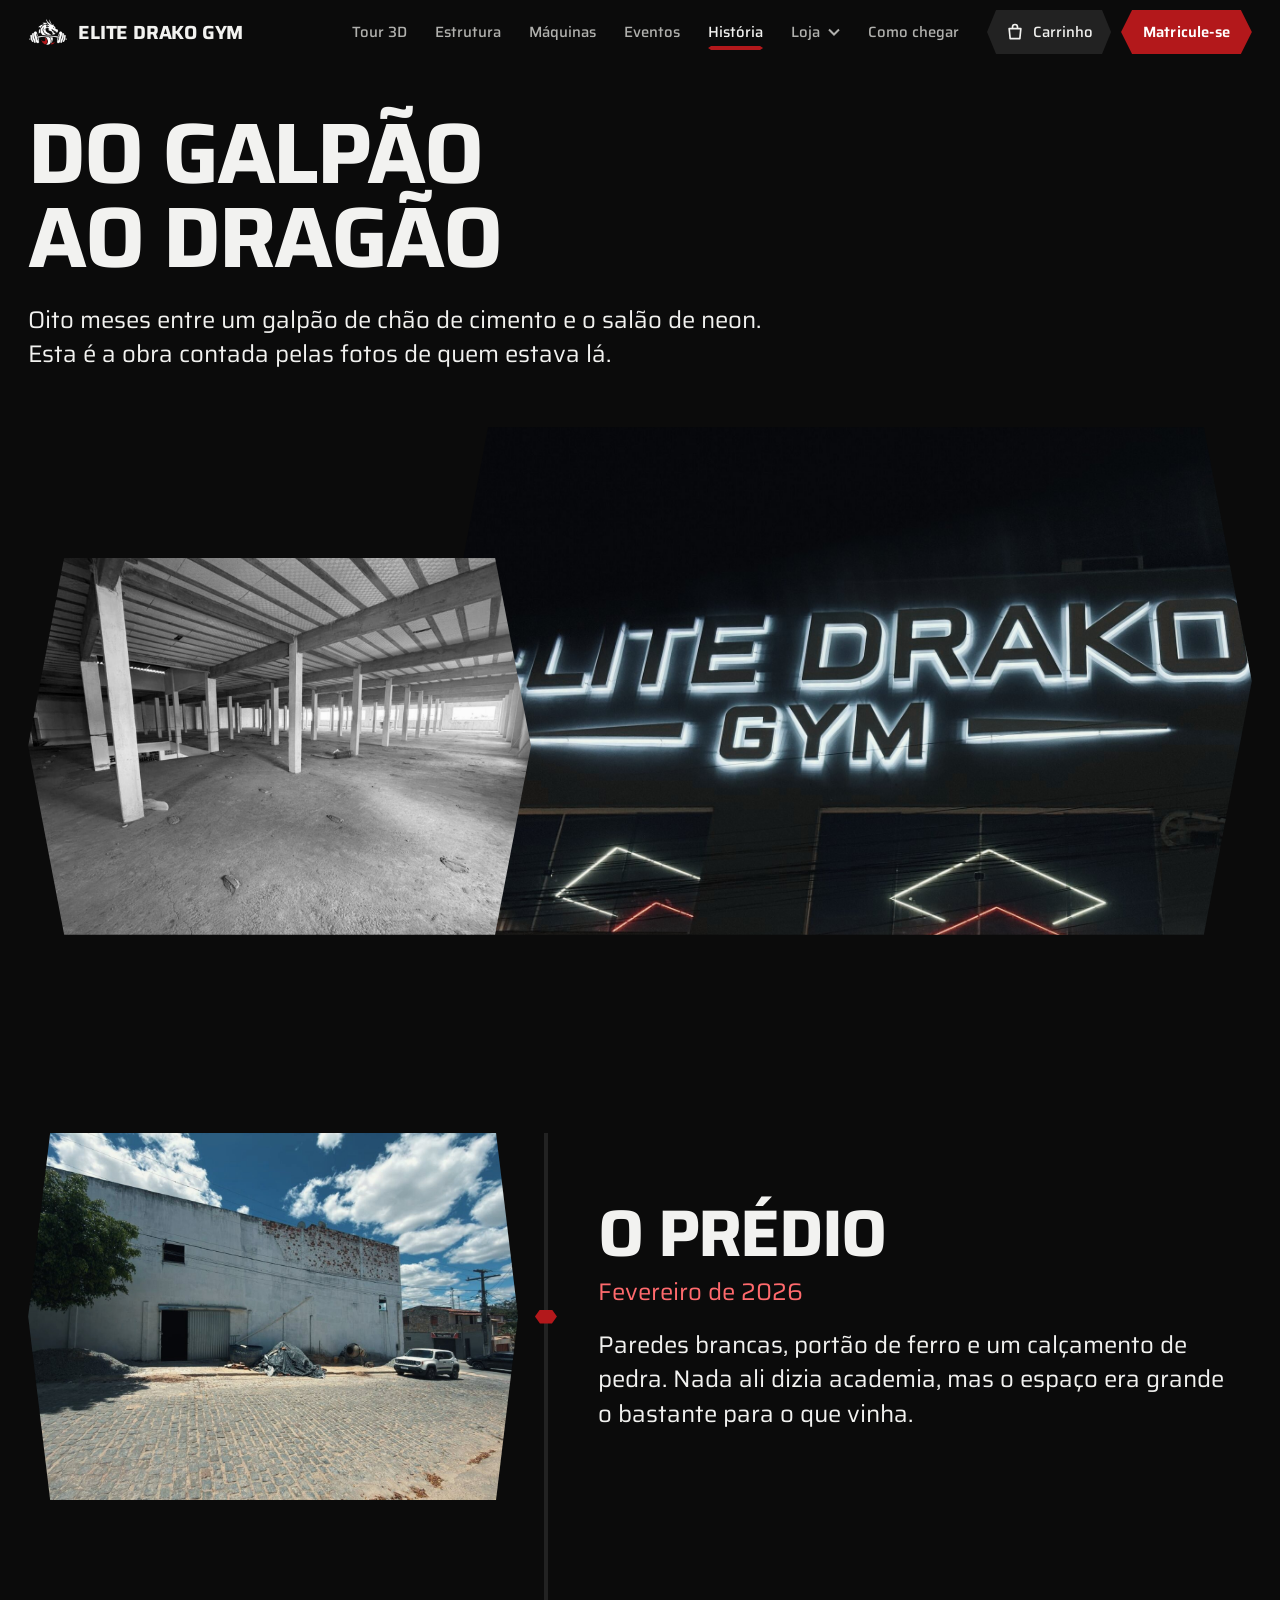
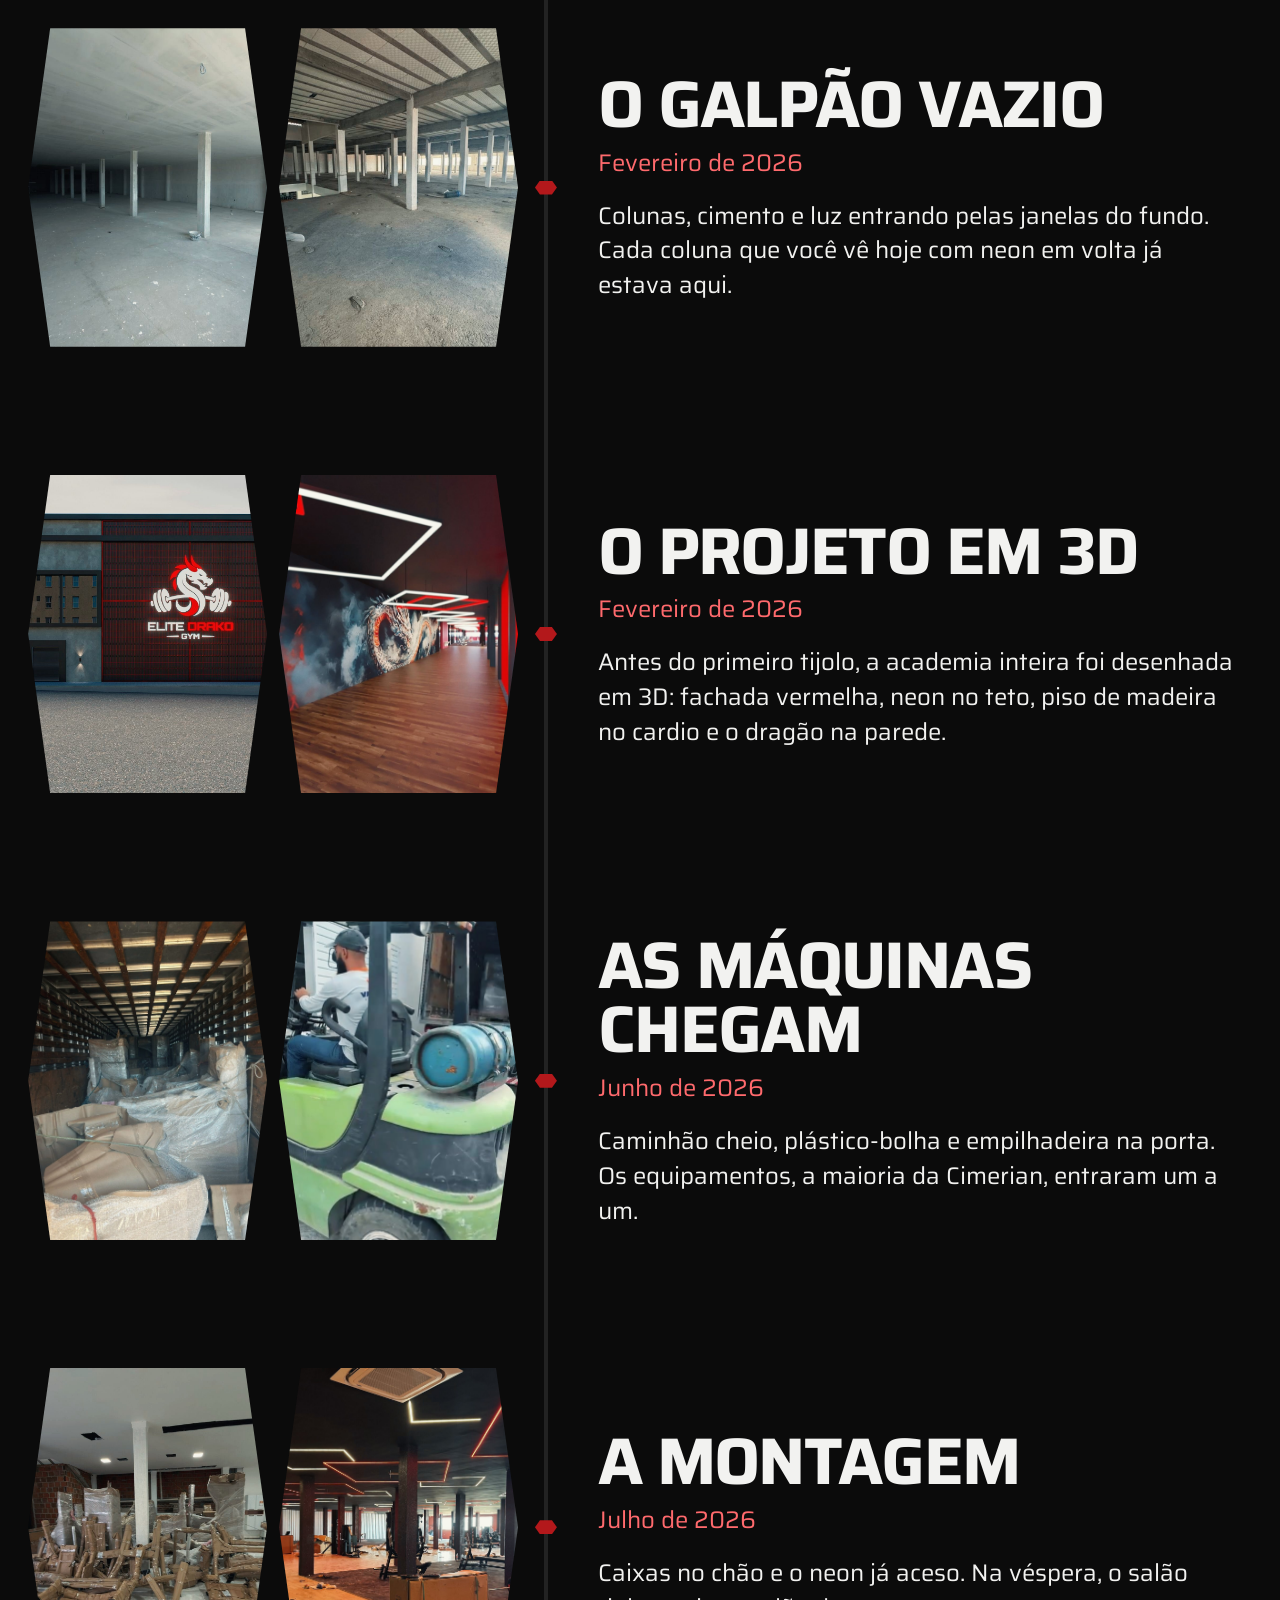
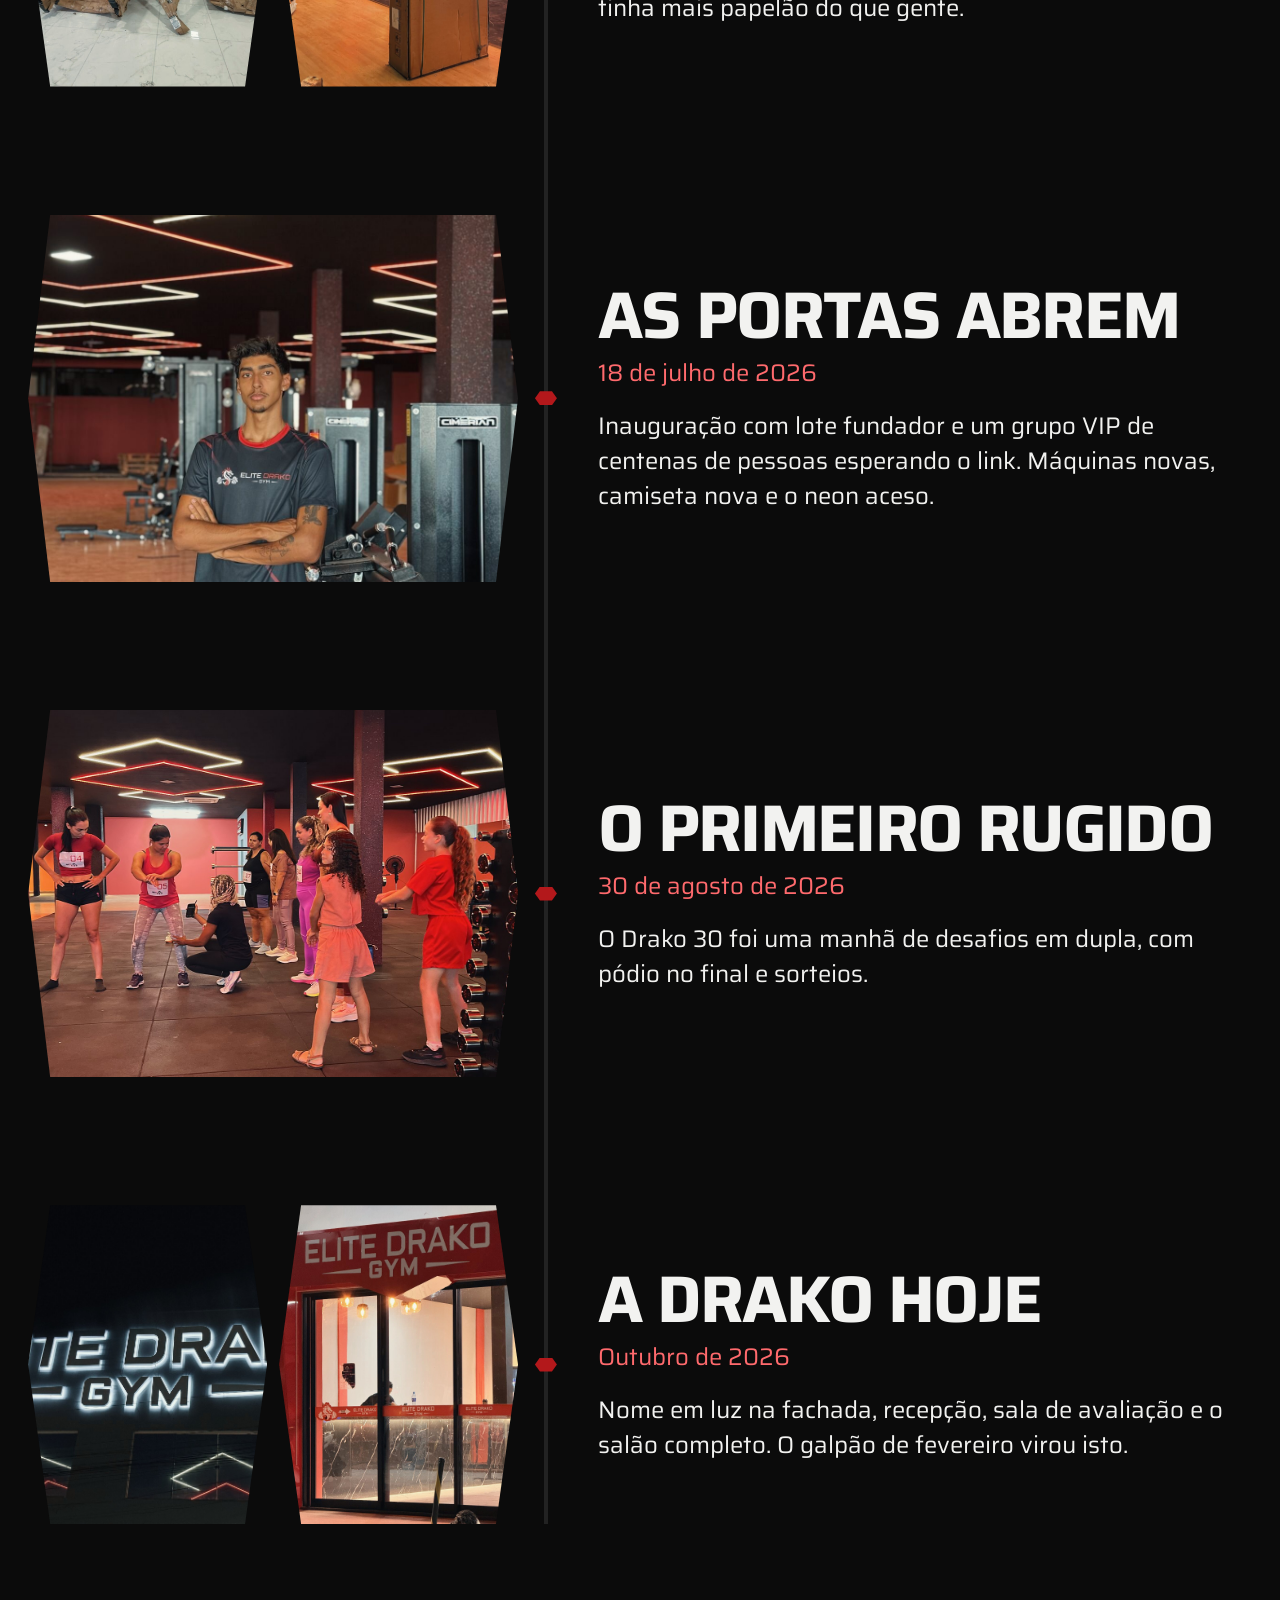
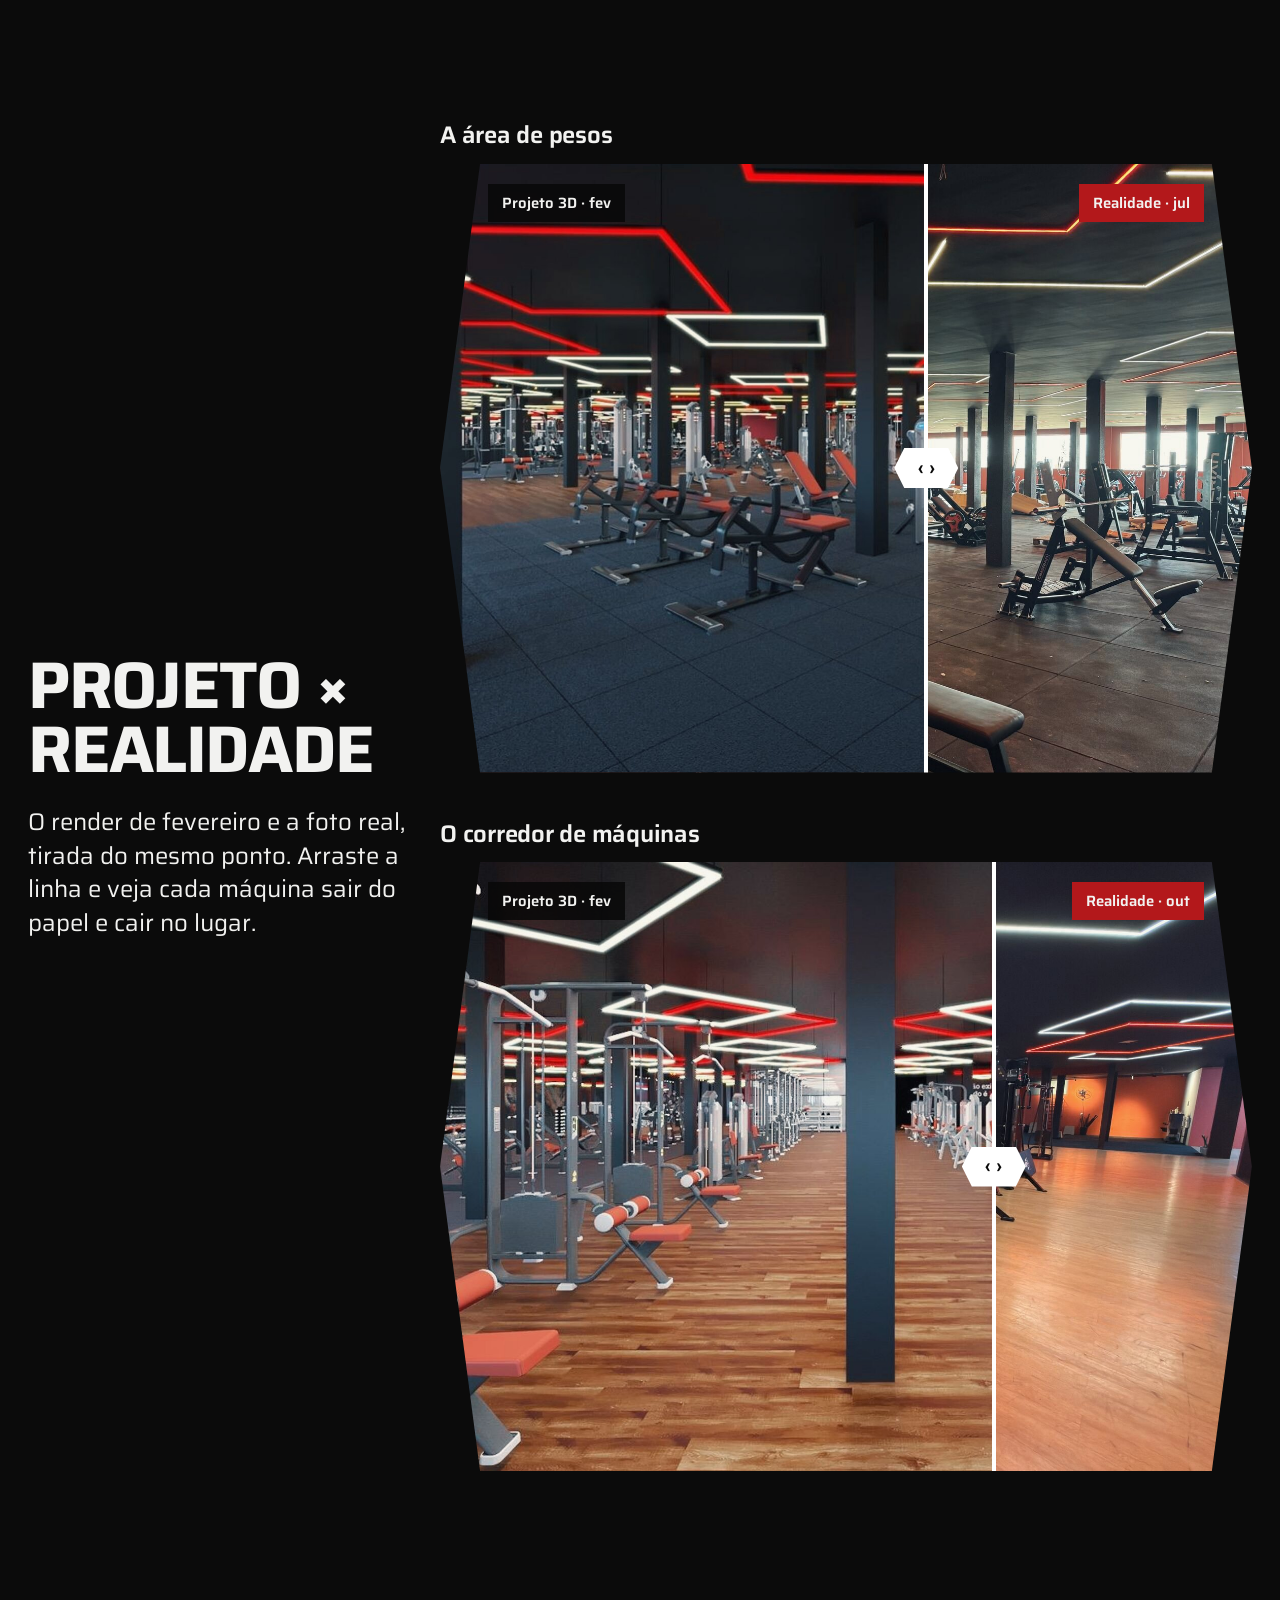
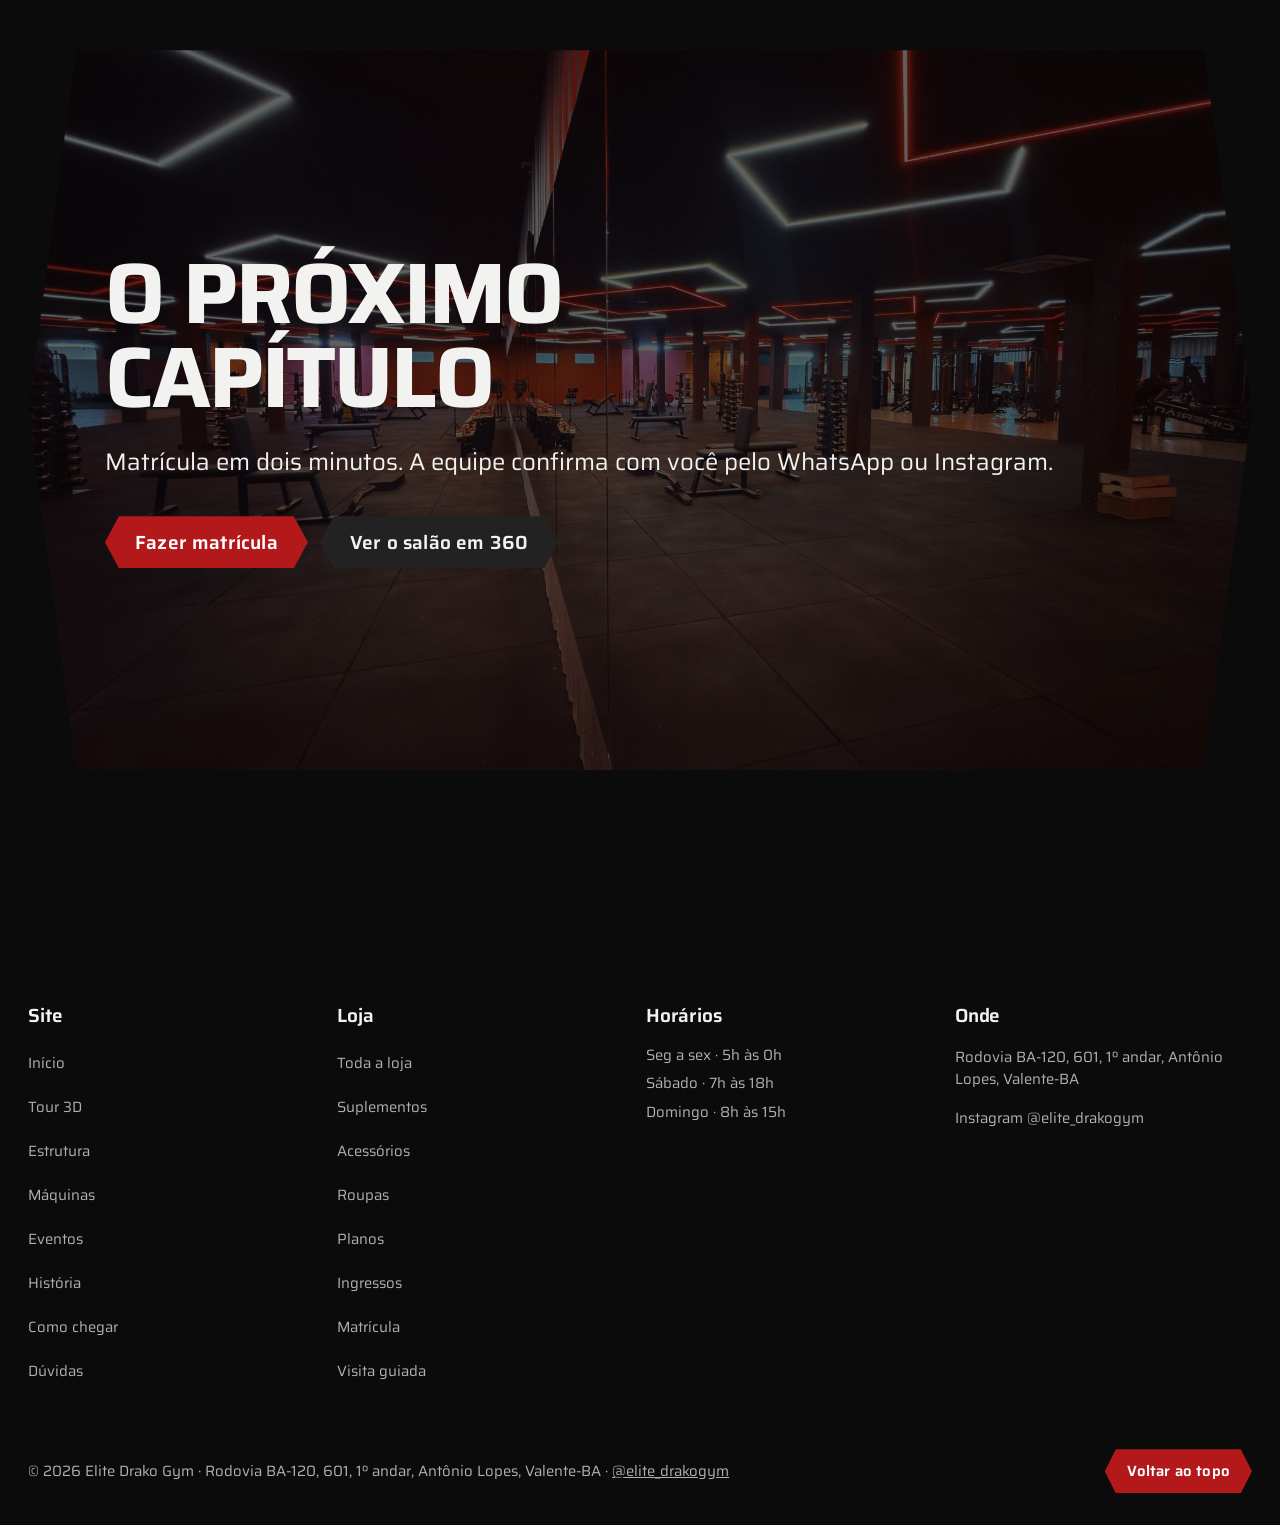
<file: historia.html>
<!doctype html>
<html lang="pt-BR">
<head>
<meta charset="utf-8">
<meta name="viewport" content="width=device-width, initial-scale=1">
<title>História · Elite Drako Gym</title>
<meta name="description" content="Do galpão vazio de fevereiro à academia iluminada de outubro: a linha do tempo da Elite Drako Gym em Valente-BA, com o projeto 3D comparado ao resultado real.">
<meta name="theme-color" content="#0b0b0b">
<meta property="og:title" content="Do galpão ao dragão · Elite Drako Gym">
<meta property="og:image" content="assets/img/linha/09-fachada-noite.jpg">
<link rel="icon" type="image/png" href="assets/img/favicon.png">
<link rel="preconnect" href="https://fonts.googleapis.com">
<link rel="preconnect" href="https://fonts.gstatic.com" crossorigin>
<link href="https://fonts.googleapis.com/css2?family=Saira:wght@400;500;600;700&display=swap" rel="stylesheet">
<link rel="stylesheet" href="styles.css">
<link rel="stylesheet" href="css/nav.css">
</head>
<body>
<a class="skip" href="#conteudo">Pular para o conteúdo</a>

<header class="bar nav" id="topo" data-nav>
  <a class="bar__mark" href="./" aria-label="Elite Drako Gym, início">
    <img src="assets/img/marca-dragao.png" alt="" width="40" height="40">
    <span>Elite Drako Gym</span>
  </a>
  <nav class="nav__main" aria-label="Principal">
    <ul class="nav__list" role="list">
      <li class="nav__item nav__item--t3"><a class="nav__link" href="./">Início</a></li>
      <li class="nav__item nav__item--t2"><a class="nav__link" href="./#tour">Tour 3D</a></li>
      <li class="nav__item nav__item--t2"><a class="nav__link" href="./#estrutura">Estrutura</a></li>
      <li class="nav__item"><a class="nav__link" href="maquinas.html">Máquinas</a></li>
      <li class="nav__item"><a class="nav__link" href="eventos.html">Eventos</a></li>
      <li class="nav__item nav__item--t2"><a class="nav__link" href="historia.html">História</a></li>
      <li class="nav__item nav__drop" data-nav-drop>
        <button class="nav__link nav__drop-btn" type="button" aria-expanded="false" aria-controls="nav-loja">Loja<svg class="nav__chev" viewBox="0 0 12 8" width="12" height="8" aria-hidden="true" focusable="false"><path d="M1 1.5l5 5 5-5" fill="none" stroke="currentColor" stroke-width="2"/></svg></button>
        <ul class="nav__drop-list" id="nav-loja" role="list" hidden>
          <li><a href="loja.html">Toda a loja</a></li>
          <li><a href="loja.html#suplementos">Suplementos</a></li>
          <li><a href="loja.html#acessorios">Acessórios</a></li>
          <li><a href="loja.html#roupas">Roupas</a></li>
          <li><a href="loja.html#planos">Planos</a></li>
          <li><a href="loja.html#ingressos">Ingressos</a></li>
        </ul>
      </li>
      <li class="nav__item nav__item--t2"><a class="nav__link" href="./#como-chegar">Como chegar</a></li>
    </ul>
  </nav>
  <div class="nav__actions">
    <button class="bar__cart" type="button" data-abrir-carrinho aria-label="Abrir carrinho"><svg class="nav__bag" viewBox="0 0 24 24" width="20" height="20" aria-hidden="true" focusable="false"><path d="M5 8h14l-1.2 12H6.2L5 8zm4 0V6a3 3 0 0 1 6 0v2" fill="none" stroke="currentColor" stroke-width="2" stroke-linejoin="round"/></svg><span class="bar__cart-txt">Carrinho</span> <span class="bar__count" data-contador hidden>0</span></button>
    <a class="btn btn--sm nav__cta" href="cadastro.html?tipo=matricula">Matricule-se</a>
    <button class="nav__burger" type="button" aria-expanded="false" aria-controls="nav-menu" aria-label="Abrir menu" data-nav-abrir><svg viewBox="0 0 24 24" width="24" height="24" aria-hidden="true" focusable="false"><path d="M3 6h18M3 12h18M3 18h18" fill="none" stroke="currentColor" stroke-width="2.2"/></svg><span class="nav__burger-txt">Menu</span></button>
  </div>
  <div class="nav__sheet" id="nav-menu" role="dialog" aria-modal="true" aria-label="Menu do site" hidden data-nav-sheet>
    <div class="nav__sheet-top">
      <a class="bar__mark" href="./" aria-label="Elite Drako Gym, início">
        <img src="assets/img/marca-dragao.png" alt="" width="40" height="40">
        <span>Elite Drako Gym</span>
      </a>
      <button class="nav__close" type="button" data-nav-fechar>Fechar<svg viewBox="0 0 24 24" width="22" height="22" aria-hidden="true" focusable="false"><path d="M5 5l14 14M19 5L5 19" fill="none" stroke="currentColor" stroke-width="2.2"/></svg></button>
    </div>
    <div class="nav__groups">
      <section class="nav__group" aria-labelledby="nav-g1">
        <h2 id="nav-g1">Conhecer</h2>
        <ul role="list">
          <li><a href="./">Início</a></li>
          <li><a href="./#tour">Tour 3D</a></li>
          <li><a href="./#estrutura">Estrutura</a></li>
          <li><a href="maquinas.html">Máquinas</a></li>
          <li><a href="historia.html">História</a></li>
          <li><a href="./#como-chegar">Como chegar</a></li>
        </ul>
      </section>
      <section class="nav__group" aria-labelledby="nav-g2">
        <h2 id="nav-g2">Comprar</h2>
        <ul role="list">
          <li><a href="loja.html">Loja</a></li>
        </ul>
        <ul class="nav__subs" role="list">
          <li><a href="loja.html#suplementos">Suplementos</a></li>
          <li><a href="loja.html#acessorios">Acessórios</a></li>
          <li><a href="loja.html#roupas">Roupas</a></li>
          <li><a href="loja.html#planos">Planos</a></li>
          <li><a href="loja.html#ingressos">Ingressos</a></li>
        </ul>
      </section>
      <section class="nav__group" aria-labelledby="nav-g3">
        <h2 id="nav-g3">Participar</h2>
        <ul role="list">
          <li><a href="eventos.html">Eventos</a></li>
          <li><a href="cadastro.html?tipo=matricula">Matrícula</a></li>
        </ul>
      </section>
    </div>
    <div class="nav__sheet-actions">
      <button class="bar__cart" type="button" data-abrir-carrinho aria-label="Abrir carrinho"><svg class="nav__bag" viewBox="0 0 24 24" width="20" height="20" aria-hidden="true" focusable="false"><path d="M5 8h14l-1.2 12H6.2L5 8zm4 0V6a3 3 0 0 1 6 0v2" fill="none" stroke="currentColor" stroke-width="2" stroke-linejoin="round"/></svg><span>Carrinho</span> <span class="bar__count" data-contador hidden>0</span></button>
      <a class="btn nav__cta-big" href="cadastro.html?tipo=matricula">Matricule-se</a>
    </div>
  </div>
</header>

<main id="conteudo">
  <section class="hist-hero" aria-labelledby="hist-title">
    <figure class="hist-hero__a rise"><img src="assets/img/linha/02b-galpao.jpg" alt="Galpão vazio em fevereiro, com colunas e chão de cimento" width="1400" height="1050"></figure>
    <figure class="hist-hero__b rise"><img src="assets/img/linha/09-fachada-noite.jpg" alt="Fachada iluminada da Elite Drako Gym em outubro" width="1800" height="1350"></figure>
    <div class="hist-hero__copy">
      <h1 id="hist-title" class="rise">Do galpão ao dragão</h1>
      <p class="rise">Oito meses entre um galpão de chão de cimento e o salão de neon. Esta é a obra contada pelas fotos de quem estava lá.</p>
    </div>
  </section>

  <section class="tempo" aria-label="Linha do tempo">
    <ol class="tempo__lista" role="list">
      <li class="etapa reveal">
        <div class="etapa__fotos"><img src="assets/img/linha/01-predio.jpg" alt="Prédio branco original, antes da reforma, com calçamento de paralelepípedo" width="1400" height="1050" loading="lazy"></div>
        <div class="etapa__txt"><h2>O prédio</h2><p class="etapa__quando">Fevereiro de 2026</p>
          <p>Paredes brancas, portão de ferro e um calçamento de pedra. Nada ali dizia academia, mas o espaço era grande o bastante para o que vinha.</p></div>
      </li>
      <li class="etapa reveal">
        <div class="etapa__fotos etapa__fotos--2"><img src="assets/img/linha/02-galpao.jpg" alt="Interior vazio do galpão com colunas brancas" width="1400" height="1050" loading="lazy"><img src="assets/img/linha/02b-galpao.jpg" alt="Galpão vazio com teto em estrutura metálica" width="1400" height="1050" loading="lazy"></div>
        <div class="etapa__txt"><h2>O galpão vazio</h2><p class="etapa__quando">Fevereiro de 2026</p>
          <p>Colunas, cimento e luz entrando pelas janelas do fundo. Cada coluna que você vê hoje com neon em volta já estava aqui.</p></div>
      </li>
      <li class="etapa reveal">
        <div class="etapa__fotos etapa__fotos--2"><img src="assets/img/linha/03-projeto-fachada.jpg" alt="Render 3D da fachada com painel vermelho e o dragão" width="1600" height="1200" loading="lazy"><img src="assets/img/linha/04b-projeto-dragao.jpg" alt="Render 3D do salão com o dragão pintado na parede" width="1120" height="1400" loading="lazy"></div>
        <div class="etapa__txt"><h2>O projeto em 3D</h2><p class="etapa__quando">Fevereiro de 2026</p>
          <p>Antes do primeiro tijolo, a academia inteira foi desenhada em 3D: fachada vermelha, neon no teto, piso de madeira no cardio e o dragão na parede.</p></div>
      </li>
      <li class="etapa reveal">
        <div class="etapa__fotos etapa__fotos--2"><img src="assets/img/linha/05-chegada.jpg" alt="Caminhão com equipamentos embalados em plástico" width="1050" height="1400" loading="lazy"><video class="etapa__video" autoplay muted loop playsinline preload="metadata" poster="assets/img/chegada-empilhadeira.jpg" aria-label="Empilhadeira levando equipamentos embalados pela porta da academia"><source src="assets/video/chegada-empilhadeira.mp4" type="video/mp4"></video></div>
        <div class="etapa__txt"><h2>As máquinas chegam</h2><p class="etapa__quando">Junho de 2026</p>
          <p>Caminhão cheio, plástico-bolha e empilhadeira na porta. Os equipamentos, a maioria da Cimerian, entraram um a um.</p></div>
      </li>
      <li class="etapa reveal">
        <div class="etapa__fotos etapa__fotos--2"><img src="assets/img/linha/06-montagem.jpg" alt="Máquinas desembaladas espalhadas pelo salão durante a montagem" width="1600" height="1200" loading="lazy"><img src="assets/img/linha/06b-vespera.jpg" alt="Salão com caixas no chão e o neon já aceso" width="1800" height="1350" loading="lazy"></div>
        <div class="etapa__txt"><h2>A montagem</h2><p class="etapa__quando">Julho de 2026</p>
          <p>Caixas no chão e o neon já aceso. Na véspera, o salão tinha mais papelão do que gente.</p></div>
      </li>
      <li class="etapa reveal">
        <div class="etapa__fotos"><img src="assets/img/linha/07-inauguracao.jpg" alt="Cauã, com a camiseta da Elite Drako, de braços cruzados entre as máquinas novas" width="1050" height="1400" loading="lazy"></div>
        <div class="etapa__txt"><h2>As portas abrem</h2><p class="etapa__quando">18 de julho de 2026</p>
          <p>Inauguração com lote fundador e um grupo VIP de centenas de pessoas esperando o link. Máquinas novas, camiseta nova e o neon aceso.</p></div>
      </li>
      <li class="etapa reveal">
        <div class="etapa__fotos"><img src="assets/img/eventos/drako-30/02-aquecimento-turma.jpg" alt="Participantes do Drako 30 com número no peito, no aquecimento sob o neon do salão" width="1600" height="900" loading="lazy"></div>
        <div class="etapa__txt"><h2>O primeiro rugido</h2><p class="etapa__quando">30 de agosto de 2026</p>
          <p>O Drako 30 foi uma manhã de desafios em dupla, com pódio no final e sorteios.</p></div>
      </li>
      <li class="etapa reveal">
        <div class="etapa__fotos etapa__fotos--2"><img src="assets/img/linha/09-fachada-noite.jpg" alt="Fachada iluminada à noite" width="1800" height="1350" loading="lazy"><img src="assets/img/linha/09b-entrada.jpg" alt="Entrada vermelha com porta de vidro" width="1200" height="1600" loading="lazy"></div>
        <div class="etapa__txt"><h2>A Drako hoje</h2><p class="etapa__quando">Outubro de 2026</p>
          <p>Nome em luz na fachada, recepção, sala de avaliação e o salão completo. O galpão de fevereiro virou isto.</p></div>
      </li>
    </ol>
  </section>

  <section class="historia historia--full" aria-labelledby="pr-title">
    <div class="historia__head">
      <h2 id="pr-title" class="reveal">Projeto × realidade</h2>
      <p class="reveal">O render de fevereiro e a foto real, tirada do mesmo ponto. Arraste a linha e veja cada máquina sair do papel e cair no lugar.</p>
    </div>
    <div class="compara-par">
    <div class="compara-par__item">
      <h3 class="reveal">A área de pesos</h3>
    <figure class="compara reveal" data-compara>
      <img class="compara__a" src="assets/img/linha/real-pesos.jpg" alt="Área de pesos real: bancos de supino, racks e máquinas sob o neon" width="1600" height="1200" loading="lazy">
      <div class="compara__b"><img src="assets/img/linha/render-pesos.jpg" alt="Render 3D da área de pesos, feito antes da obra" width="1600" height="1200" loading="lazy"></div>
      <span class="compara__tag compara__tag--b">Projeto 3D · fev</span>
      <span class="compara__tag compara__tag--a">Realidade · jul</span>
      <label class="sr" for="pr-range">Comparar projeto e realidade</label>
      <input id="pr-range" class="compara__range" type="range" min="0" max="100" value="50" data-compara-range>
      <span class="compara__handle" aria-hidden="true"></span>
    </figure>
    </div>
    <div class="compara-par__item">
      <h3 class="reveal">O corredor de máquinas</h3>
    <figure class="compara reveal" data-compara>
      <img class="compara__a" src="assets/img/linha/real-corredor.jpg" alt="Corredor real de piso de madeira com estações de cabo e máquinas" width="1600" height="1200" loading="lazy">
      <div class="compara__b"><img src="assets/img/linha/render-corredor.jpg" alt="Render 3D do corredor de piso de madeira com fileiras de máquinas" width="1600" height="1200" loading="lazy"></div>
      <span class="compara__tag compara__tag--b">Projeto 3D · fev</span>
      <span class="compara__tag compara__tag--a">Realidade · out</span>
      <label class="sr" for="pr-range-2">Comparar projeto e realidade</label>
      <input id="pr-range-2" class="compara__range" type="range" min="0" max="100" value="50" data-compara-range>
      <span class="compara__handle" aria-hidden="true"></span>
    </figure>
    </div>
  </div>
  </section>

  <section class="final" aria-labelledby="final-title">
    <img class="final__bg" src="assets/img/tour/salao.jpg" alt="" width="2000" height="1500" loading="lazy">
    <div class="final__scrim" aria-hidden="true"></div>
    <div class="final__copy">
      <h2 id="final-title" class="reveal">O próximo capítulo</h2>
      <p class="reveal">Matrícula em dois minutos. A equipe confirma com você pelo WhatsApp ou Instagram.</p>
      <div class="final__actions reveal">
        <a class="btn" href="cadastro.html?tipo=matricula">Fazer matrícula</a>
        <a class="btn btn--ghost" href="./#giro">Ver o salão em 360</a>
      </div>
    </div>
  </section>
</main>

<footer class="foot foot--min">
  <div class="foot__cols foot__cols--nav">
    <nav aria-label="Rodapé: o site">
      <h3>Site</h3>
      <a href="./">Início</a>
      <a href="./#tour">Tour 3D</a>
      <a href="./#estrutura">Estrutura</a>
      <a href="maquinas.html">Máquinas</a>
      <a href="eventos.html">Eventos</a>
      <a href="historia.html">História</a>
      <a href="./#como-chegar">Como chegar</a>
      <a href="./#duvidas">Dúvidas</a>
    </nav>
    <nav aria-label="Rodapé: loja e matrícula">
      <h3>Loja</h3>
      <a href="loja.html">Toda a loja</a>
      <a href="loja.html#suplementos">Suplementos</a>
      <a href="loja.html#acessorios">Acessórios</a>
      <a href="loja.html#roupas">Roupas</a>
      <a href="loja.html#planos">Planos</a>
      <a href="loja.html#ingressos">Ingressos</a>
      <a href="cadastro.html?tipo=matricula">Matrícula</a>
      <a href="cadastro.html?tipo=visita">Visita guiada</a>
    </nav>
    <div>
      <h3>Horários</h3>
      <p>Seg a sex · 5h às 0h</p>
      <p>Sábado · 7h às 18h</p>
      <p>Domingo · 8h às 15h</p>
    </div>
    <div>
      <h3>Onde</h3>
      <p data-endereco-curto>Rodovia BA-120, 601, 1º andar, Antônio Lopes, Valente-BA</p>
      <p><a href="https://www.instagram.com/elite_drakogym/" target="_blank" rel="noopener">Instagram @elite_drakogym</a></p>
    </div>
  </div>
  <div class="foot__last">
    <p>© <span data-year>2026</span> Elite Drako Gym · <span data-endereco-curto>Rodovia BA-120, 601, 1º andar, Antônio Lopes, Valente-BA</span> · <a href="https://www.instagram.com/elite_drakogym/" target="_blank" rel="noopener">@elite_drakogym</a></p>
    <a class="btn btn--sm" href="#top">Voltar ao topo</a>
  </div>
</footer>

<script src="config.js"></script>
<script src="data/produtos.js"></script>
<script src="assets/vendor/supabase.js"></script>
<script src="site.js"></script>
<script src="nav.js" defer></script>
<script src="main.js" defer></script>
<script src="maquinas.js" defer></script>
</body>
</html>
</file>
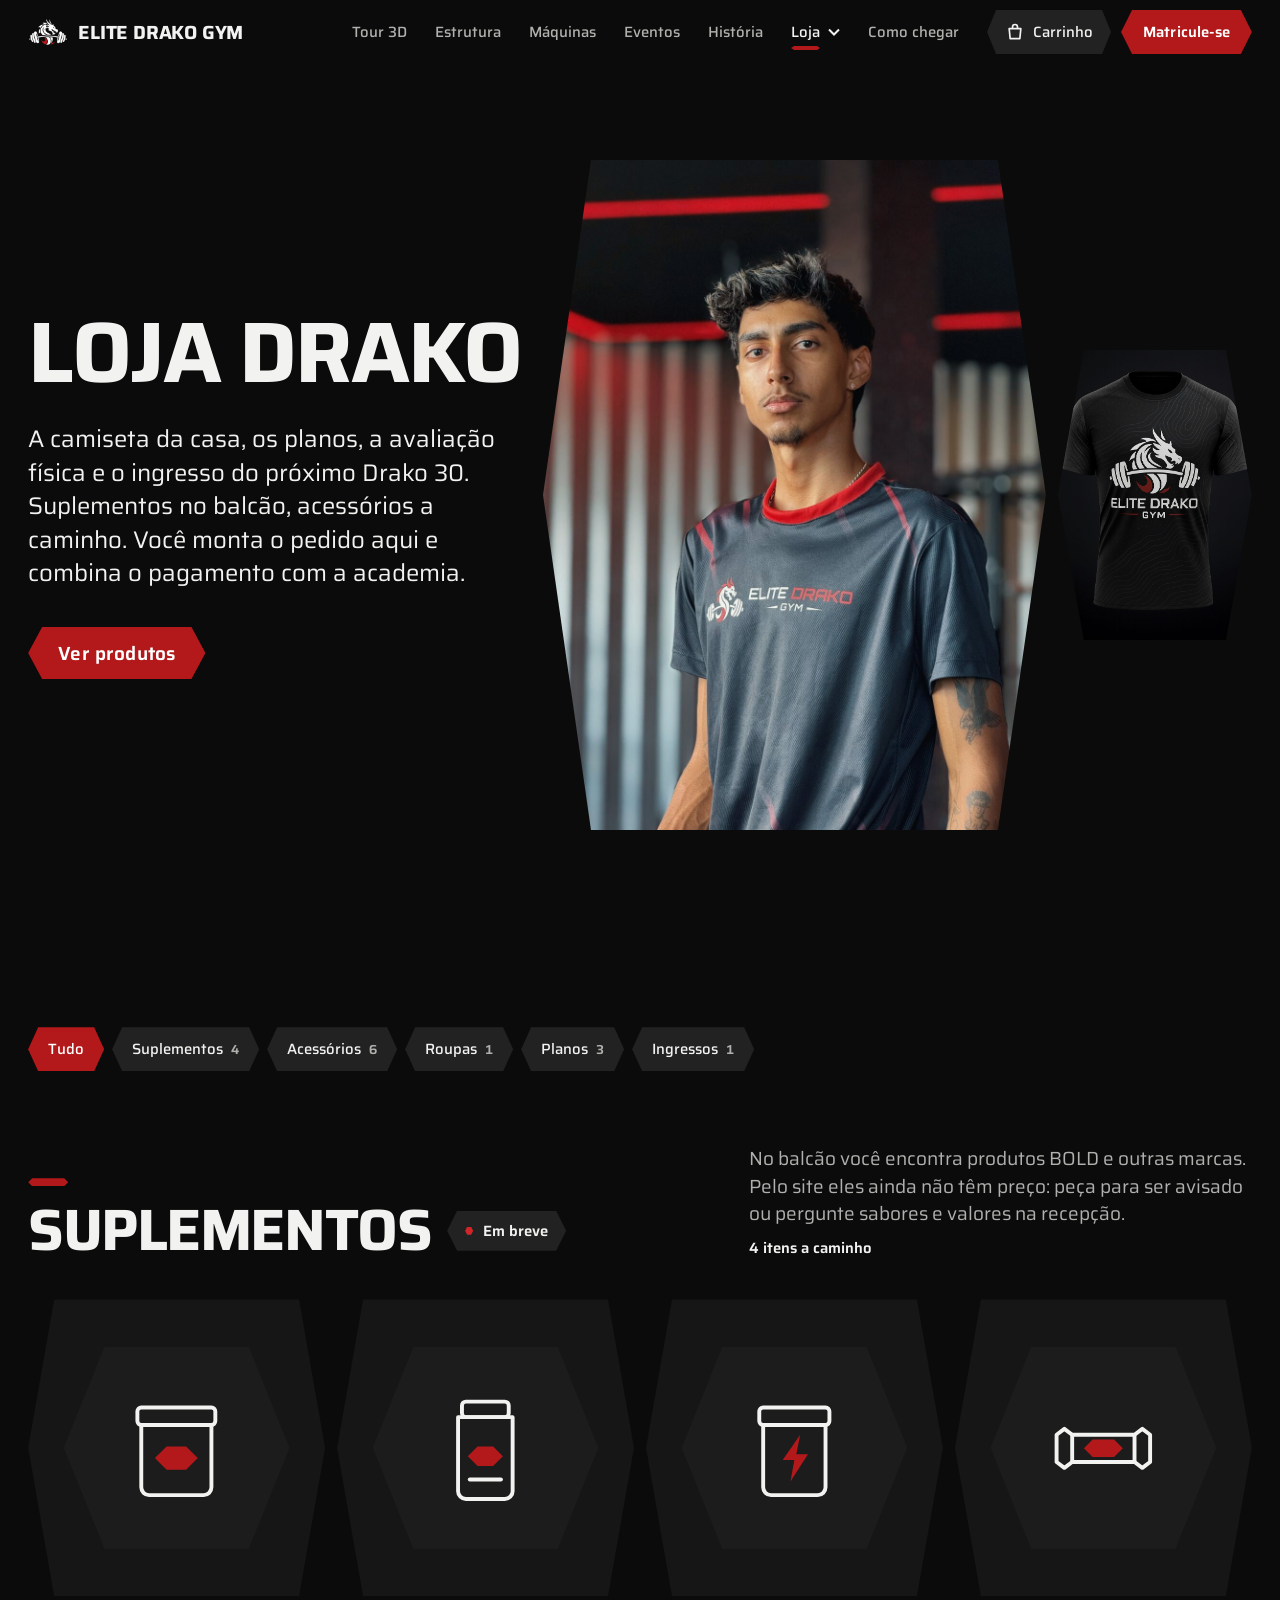
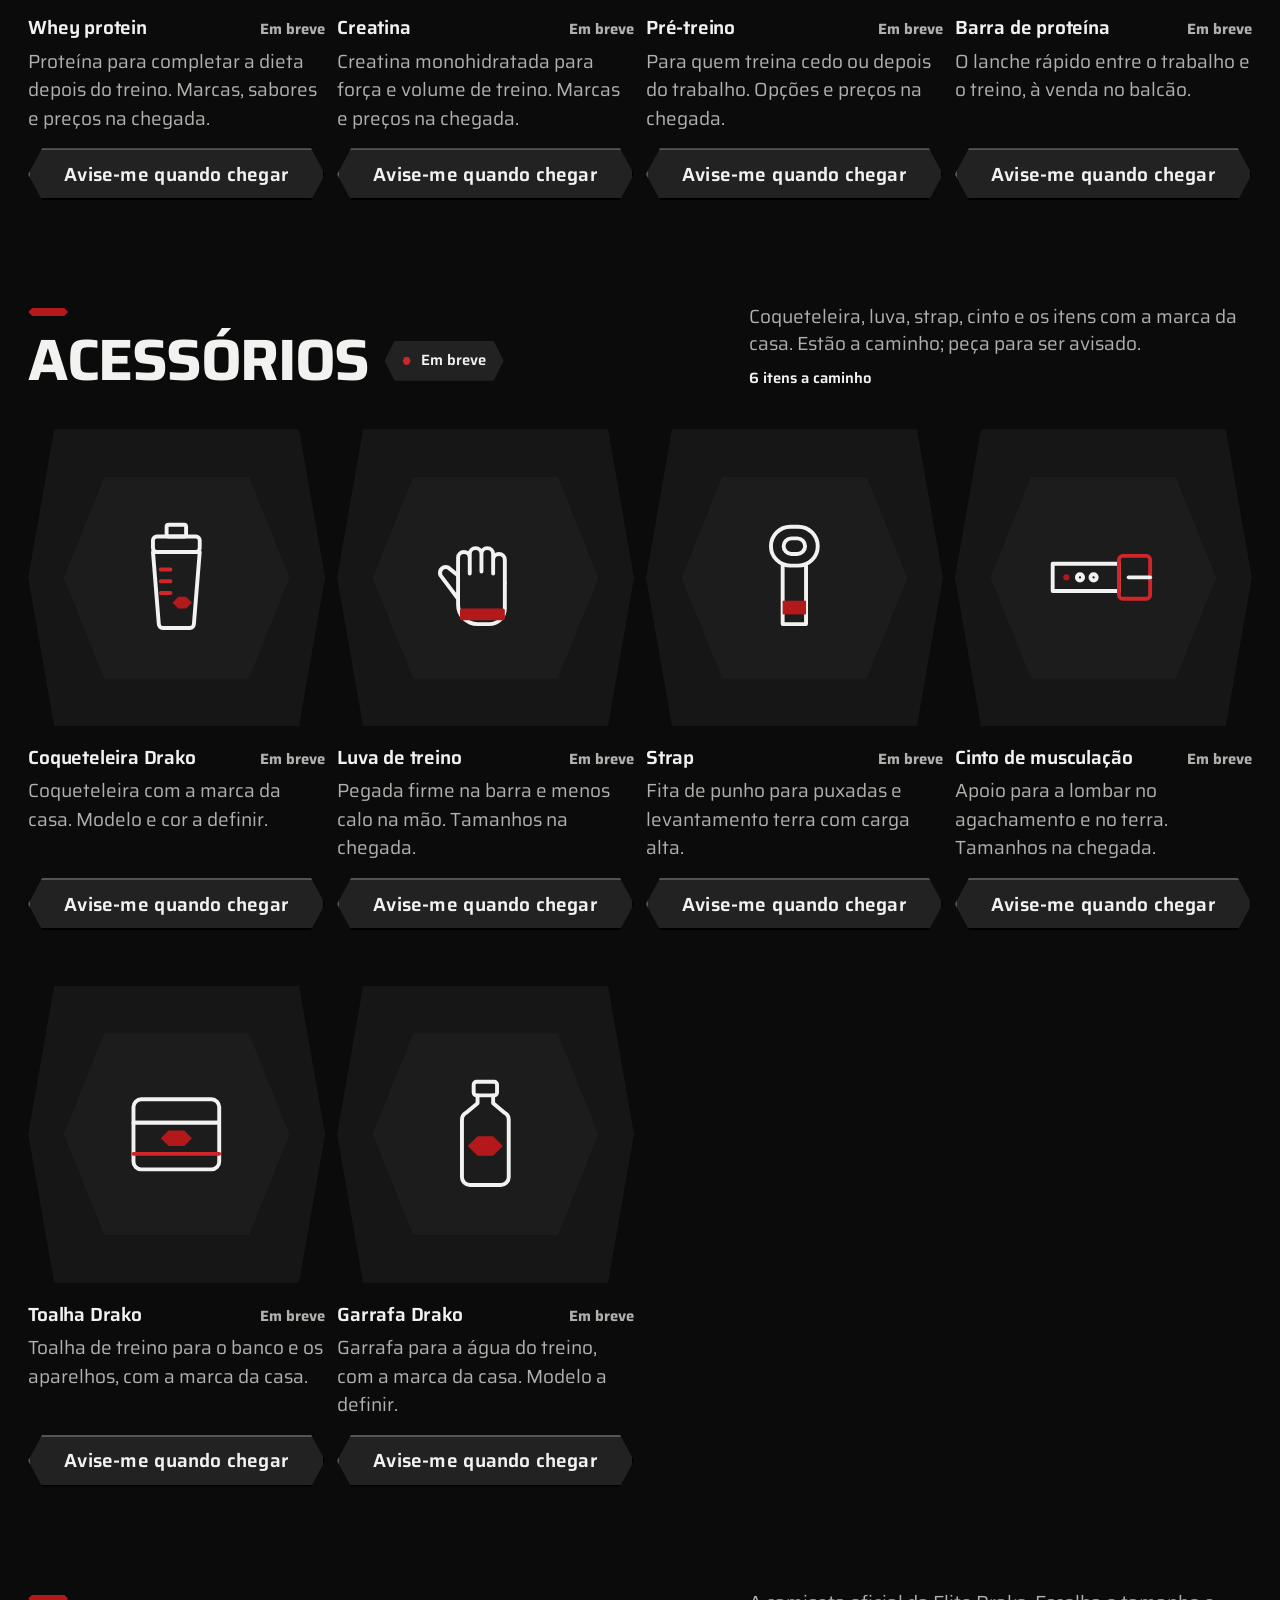
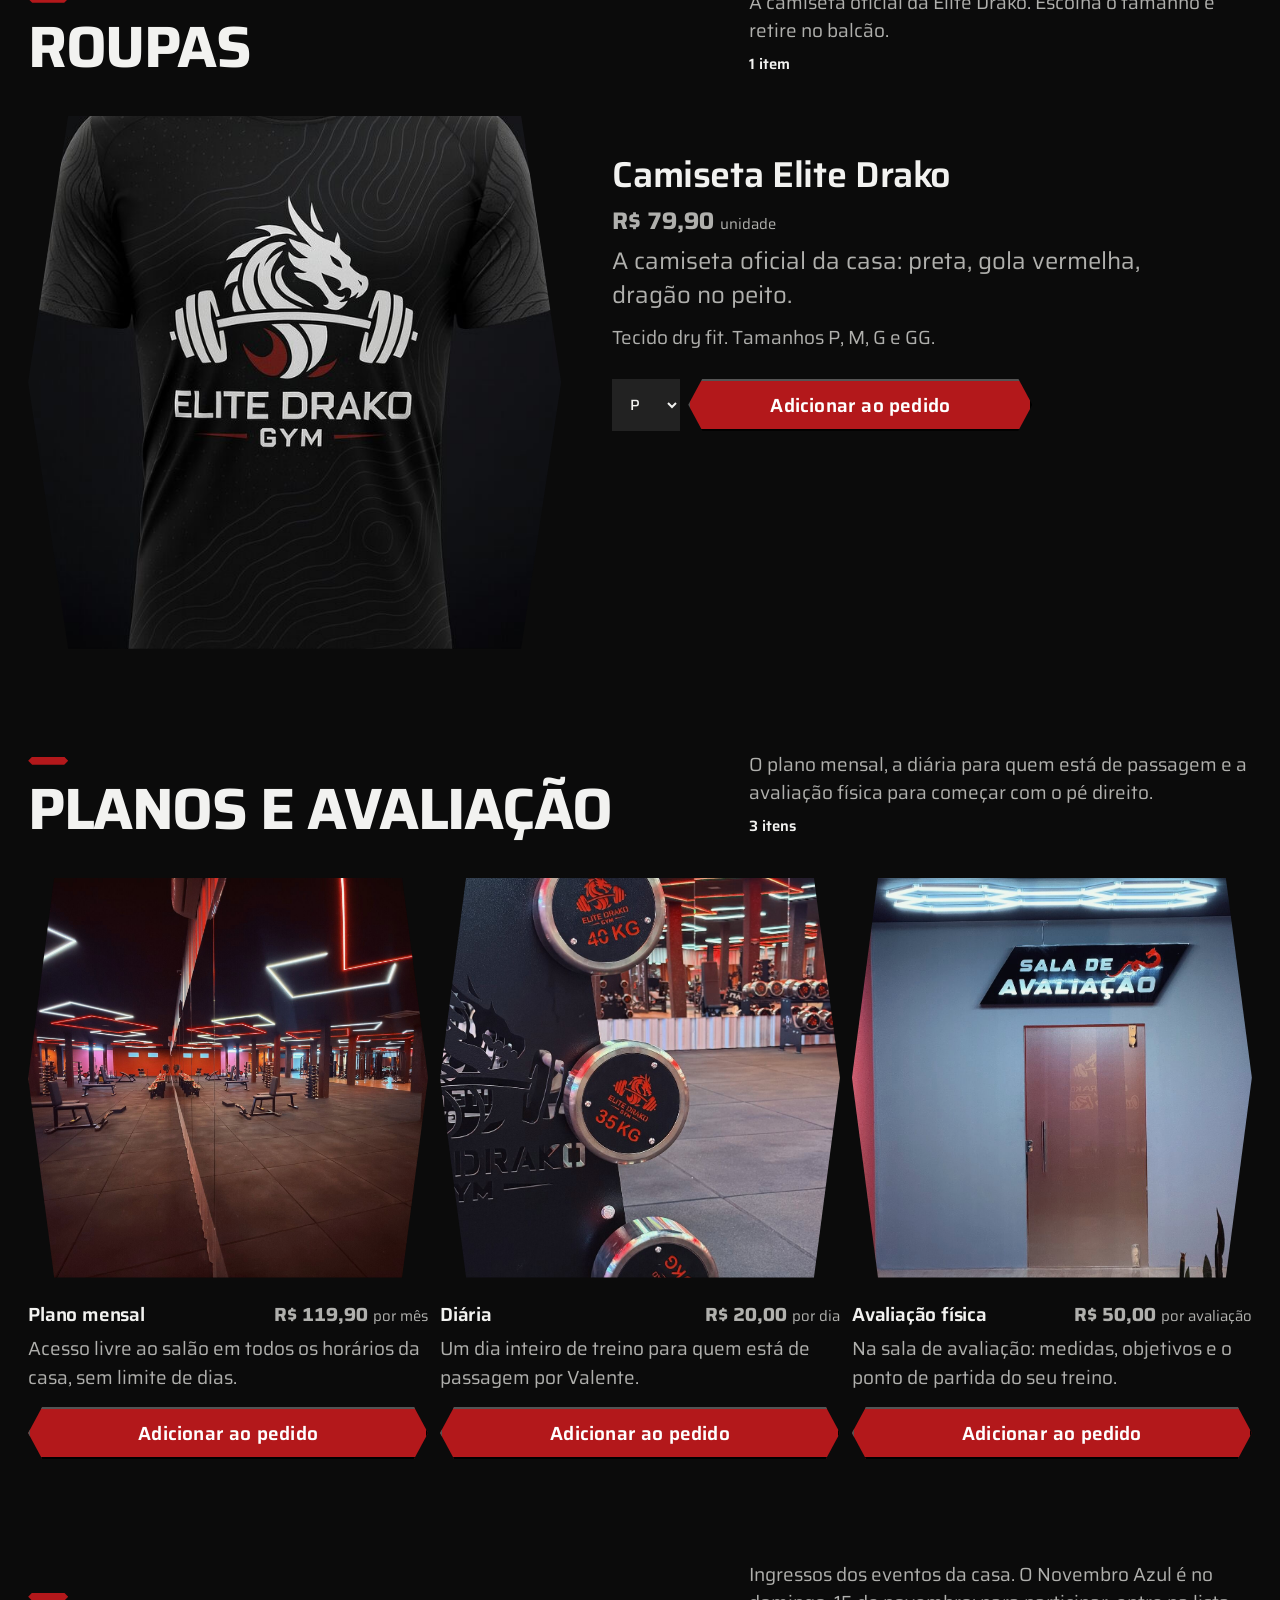
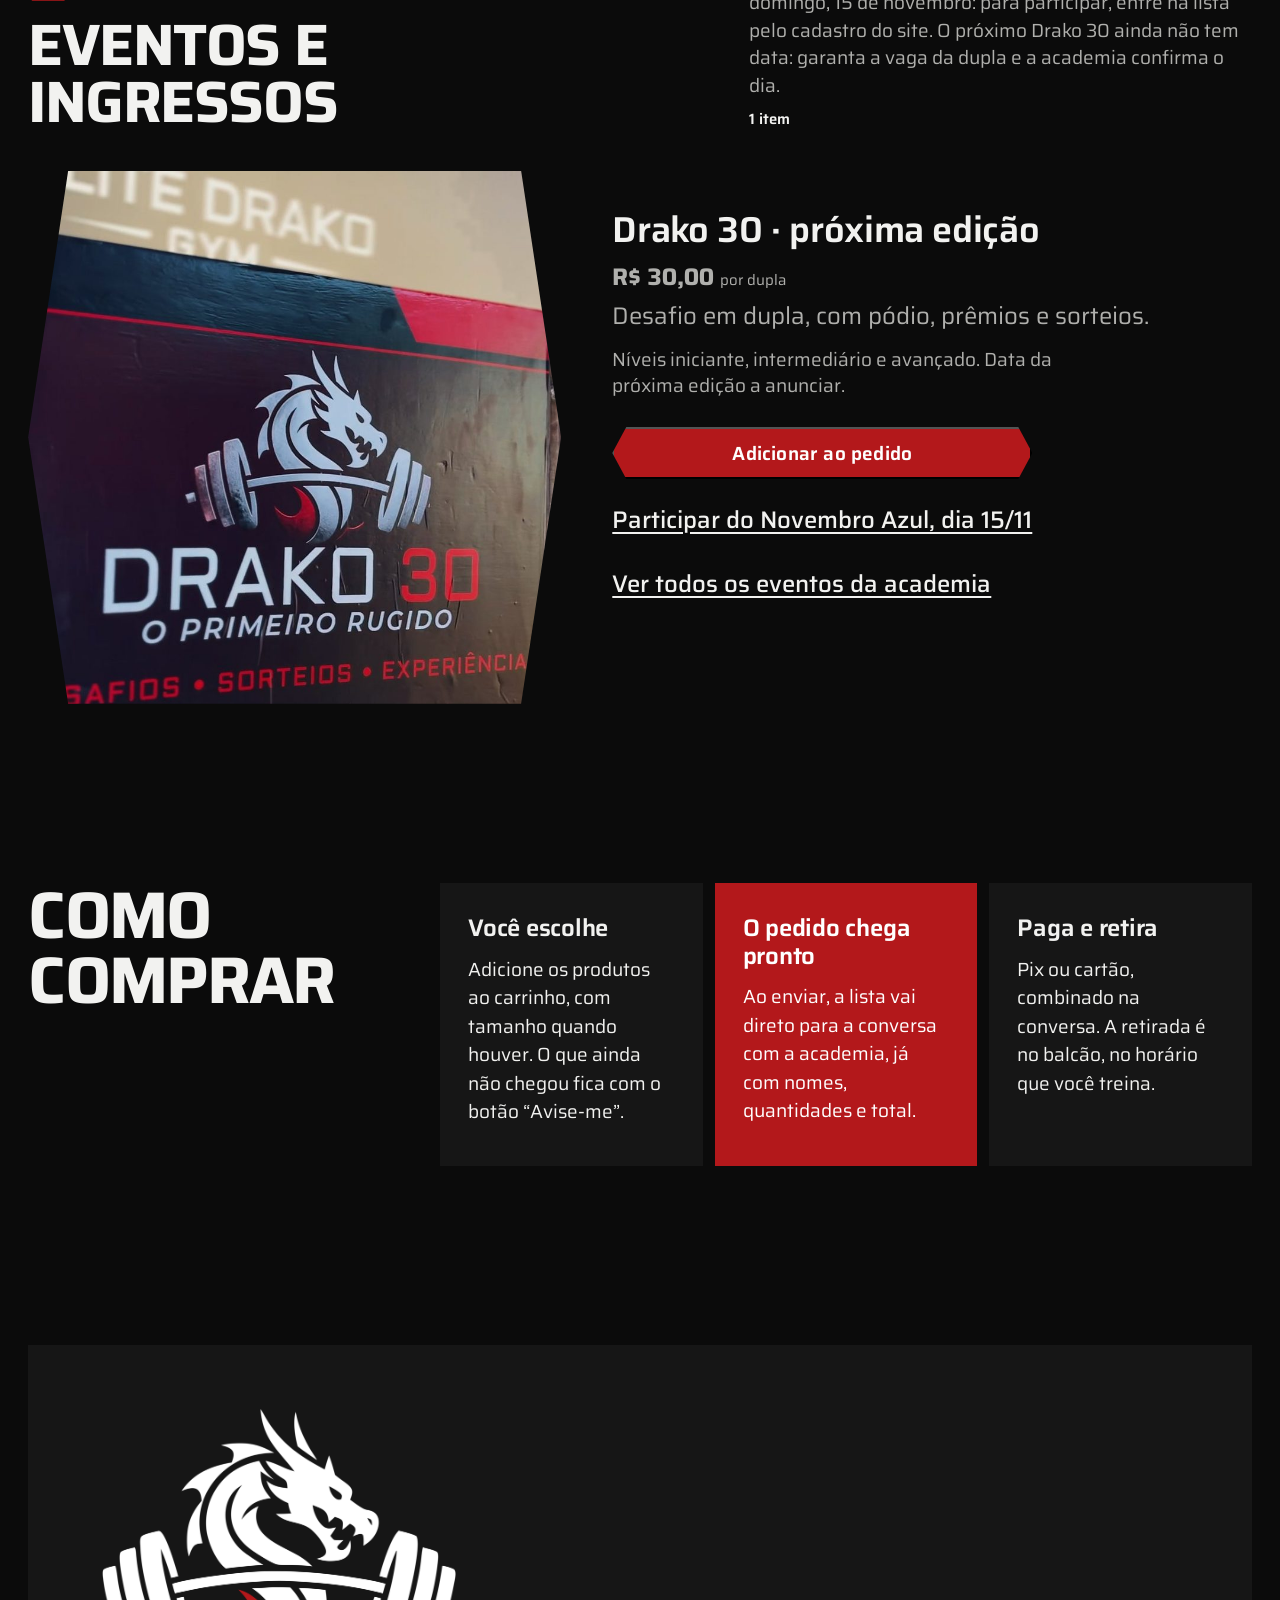
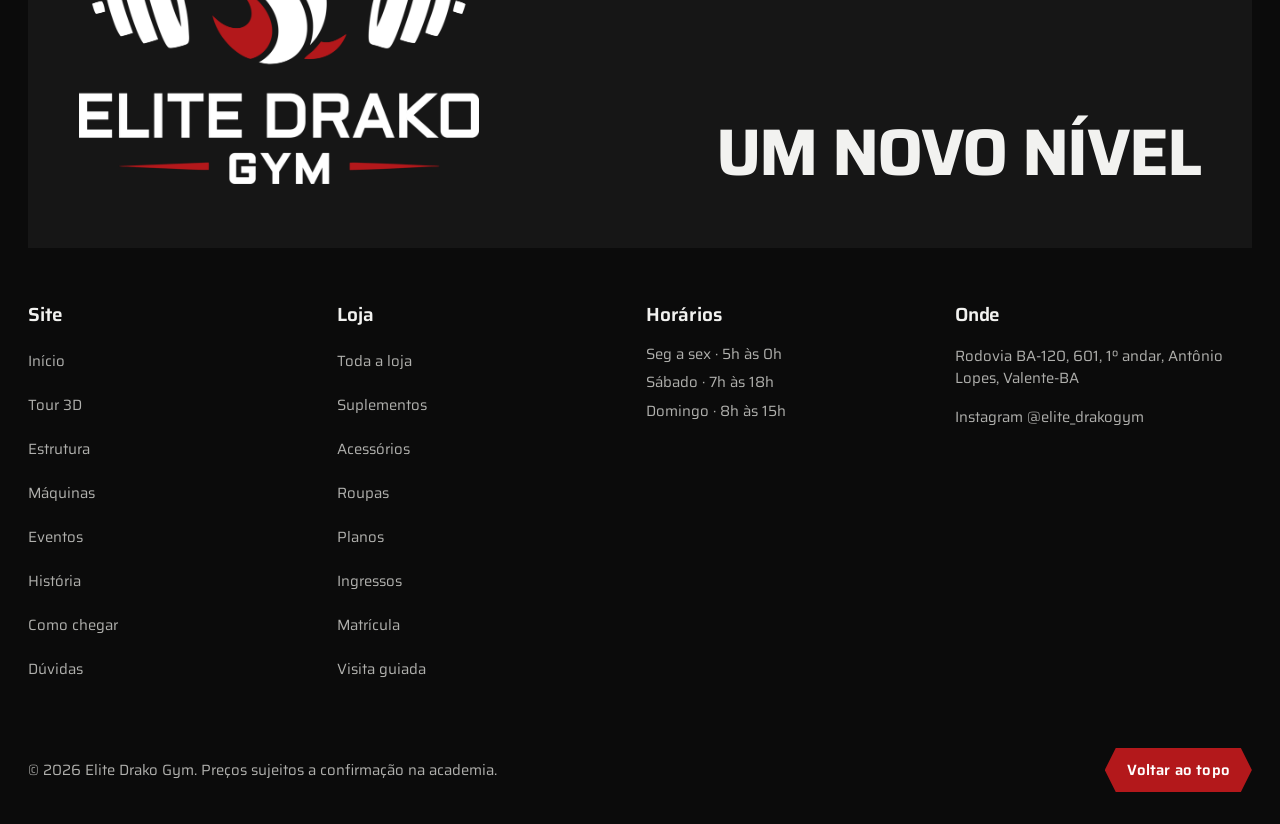
<file: loja.html>
<!doctype html>
<html lang="pt-BR">
<head>
<meta charset="utf-8">
<meta name="viewport" content="width=device-width, initial-scale=1">
<title>Loja Drako · Elite Drako Gym</title>
<meta name="description" content="Loja da Elite Drako Gym: camiseta oficial, planos, avaliação física, ingresso do Drako 30, suplementos no balcão e, em breve, acessórios. Monte o pedido e combine o pagamento com a academia.">
<meta name="theme-color" content="#0b0b0b">
<meta property="og:title" content="Loja Drako · Elite Drako Gym">
<meta property="og:image" content="assets/img/atleta-retrato.jpg">
<link rel="icon" type="image/png" href="assets/img/favicon.png">
<link rel="preconnect" href="https://fonts.googleapis.com">
<link rel="preconnect" href="https://fonts.gstatic.com" crossorigin>
<link href="https://fonts.googleapis.com/css2?family=Saira:wght@400;500;600;700&display=swap" rel="stylesheet">
<link rel="stylesheet" href="styles.css">
<link rel="stylesheet" href="css/nav.css">
<link rel="stylesheet" href="css/loja.css">
</head>
<body>
<a class="skip" href="#conteudo">Pular para o conteúdo</a>

<header class="bar nav" id="topo" data-nav>
  <a class="bar__mark" href="./" aria-label="Elite Drako Gym, início">
    <img src="assets/img/marca-dragao.png" alt="" width="40" height="40">
    <span>Elite Drako Gym</span>
  </a>
  <nav class="nav__main" aria-label="Principal">
    <ul class="nav__list" role="list">
      <li class="nav__item nav__item--t3"><a class="nav__link" href="./">Início</a></li>
      <li class="nav__item nav__item--t2"><a class="nav__link" href="./#tour">Tour 3D</a></li>
      <li class="nav__item nav__item--t2"><a class="nav__link" href="./#estrutura">Estrutura</a></li>
      <li class="nav__item"><a class="nav__link" href="maquinas.html">Máquinas</a></li>
      <li class="nav__item"><a class="nav__link" href="eventos.html">Eventos</a></li>
      <li class="nav__item nav__item--t2"><a class="nav__link" href="historia.html">História</a></li>
      <li class="nav__item nav__drop" data-nav-drop>
        <button class="nav__link nav__drop-btn" type="button" aria-expanded="false" aria-controls="nav-loja">Loja<svg class="nav__chev" viewBox="0 0 12 8" width="12" height="8" aria-hidden="true" focusable="false"><path d="M1 1.5l5 5 5-5" fill="none" stroke="currentColor" stroke-width="2"/></svg></button>
        <ul class="nav__drop-list" id="nav-loja" role="list" hidden>
          <li><a href="loja.html">Toda a loja</a></li>
          <li><a href="loja.html#suplementos">Suplementos</a></li>
          <li><a href="loja.html#acessorios">Acessórios</a></li>
          <li><a href="loja.html#roupas">Roupas</a></li>
          <li><a href="loja.html#planos">Planos</a></li>
          <li><a href="loja.html#ingressos">Ingressos</a></li>
        </ul>
      </li>
      <li class="nav__item nav__item--t2"><a class="nav__link" href="./#como-chegar">Como chegar</a></li>
    </ul>
  </nav>
  <div class="nav__actions">
    <button class="bar__cart" type="button" data-abrir-carrinho aria-label="Abrir carrinho"><svg class="nav__bag" viewBox="0 0 24 24" width="20" height="20" aria-hidden="true" focusable="false"><path d="M5 8h14l-1.2 12H6.2L5 8zm4 0V6a3 3 0 0 1 6 0v2" fill="none" stroke="currentColor" stroke-width="2" stroke-linejoin="round"/></svg><span class="bar__cart-txt">Carrinho</span> <span class="bar__count" data-contador hidden>0</span></button>
    <a class="btn btn--sm nav__cta" href="cadastro.html?tipo=matricula">Matricule-se</a>
    <button class="nav__burger" type="button" aria-expanded="false" aria-controls="nav-menu" aria-label="Abrir menu" data-nav-abrir><svg viewBox="0 0 24 24" width="24" height="24" aria-hidden="true" focusable="false"><path d="M3 6h18M3 12h18M3 18h18" fill="none" stroke="currentColor" stroke-width="2.2"/></svg><span class="nav__burger-txt">Menu</span></button>
  </div>
  <div class="nav__sheet" id="nav-menu" role="dialog" aria-modal="true" aria-label="Menu do site" hidden data-nav-sheet>
    <div class="nav__sheet-top">
      <a class="bar__mark" href="./" aria-label="Elite Drako Gym, início">
        <img src="assets/img/marca-dragao.png" alt="" width="40" height="40">
        <span>Elite Drako Gym</span>
      </a>
      <button class="nav__close" type="button" data-nav-fechar>Fechar<svg viewBox="0 0 24 24" width="22" height="22" aria-hidden="true" focusable="false"><path d="M5 5l14 14M19 5L5 19" fill="none" stroke="currentColor" stroke-width="2.2"/></svg></button>
    </div>
    <div class="nav__groups">
      <section class="nav__group" aria-labelledby="nav-g1">
        <h2 id="nav-g1">Conhecer</h2>
        <ul role="list">
          <li><a href="./">Início</a></li>
          <li><a href="./#tour">Tour 3D</a></li>
          <li><a href="./#estrutura">Estrutura</a></li>
          <li><a href="maquinas.html">Máquinas</a></li>
          <li><a href="historia.html">História</a></li>
          <li><a href="./#como-chegar">Como chegar</a></li>
        </ul>
      </section>
      <section class="nav__group" aria-labelledby="nav-g2">
        <h2 id="nav-g2">Comprar</h2>
        <ul role="list">
          <li><a href="loja.html">Loja</a></li>
        </ul>
        <ul class="nav__subs" role="list">
          <li><a href="loja.html#suplementos">Suplementos</a></li>
          <li><a href="loja.html#acessorios">Acessórios</a></li>
          <li><a href="loja.html#roupas">Roupas</a></li>
          <li><a href="loja.html#planos">Planos</a></li>
          <li><a href="loja.html#ingressos">Ingressos</a></li>
        </ul>
      </section>
      <section class="nav__group" aria-labelledby="nav-g3">
        <h2 id="nav-g3">Participar</h2>
        <ul role="list">
          <li><a href="eventos.html">Eventos</a></li>
          <li><a href="cadastro.html?tipo=matricula">Matrícula</a></li>
        </ul>
      </section>
    </div>
    <div class="nav__sheet-actions">
      <button class="bar__cart" type="button" data-abrir-carrinho aria-label="Abrir carrinho"><svg class="nav__bag" viewBox="0 0 24 24" width="20" height="20" aria-hidden="true" focusable="false"><path d="M5 8h14l-1.2 12H6.2L5 8zm4 0V6a3 3 0 0 1 6 0v2" fill="none" stroke="currentColor" stroke-width="2" stroke-linejoin="round"/></svg><span>Carrinho</span> <span class="bar__count" data-contador hidden>0</span></button>
      <a class="btn nav__cta-big" href="cadastro.html?tipo=matricula">Matricule-se</a>
    </div>
  </div>
</header>

<main id="conteudo">
  <section class="loja-hero" aria-labelledby="loja-title">
    <div class="loja-hero__copy">
      <h1 id="loja-title" class="rise">Loja Drako</h1>
      <p class="rise">A camiseta da casa, os planos, a avaliação física e o ingresso do próximo Drako 30. Suplementos no balcão, acessórios a caminho. Você monta o pedido aqui e combina o pagamento com a academia.</p>
      <a class="btn rise" href="#produtos">Ver produtos</a>
    </div>
    <figure class="loja-hero__pic rise">
      <img src="assets/img/atleta-retrato.jpg" alt="Atleta vestindo a camiseta preta da Elite Drako com gola vermelha, no salão" width="1050" height="1400">
    </figure>
    <figure class="loja-hero__shirt rise">
      <img src="assets/img/produto-camiseta.jpg" alt="Camiseta Elite Drako, preta com o dragão no peito" width="667" height="1000">
    </figure>
  </section>

  <div class="catalogo loja" id="produtos" data-loja>
    <nav class="lnav" aria-label="Seções da loja" data-lnav>
      <ul class="lnav__list" role="list" data-lnav-list></ul>
    </nav>
    <section class="lsec" id="suplementos" data-sec="suplementos" aria-labelledby="sec-suplementos"></section>
    <section class="lsec" id="acessorios" data-sec="acessorios" aria-labelledby="sec-acessorios"></section>
    <section class="lsec" id="roupas" data-sec="roupas" aria-labelledby="sec-roupas"></section>
    <section class="lsec" id="planos" data-sec="planos" aria-labelledby="sec-planos"></section>
    <section class="lsec" id="ingressos" data-sec="eventos" aria-labelledby="sec-eventos"></section>
  </div>

  <section class="comofunciona" aria-labelledby="como-title">
    <h2 id="como-title" class="reveal">Como comprar</h2>
    <ul class="passos" role="list">
      <li class="reveal"><h3>Você escolhe</h3><p>Adicione os produtos ao carrinho, com tamanho quando houver. O que ainda não chegou fica com o botão “Avise-me”.</p></li>
      <li class="reveal"><h3>O pedido chega pronto</h3><p>Ao enviar, a lista vai direto para a conversa com a academia, já com nomes, quantidades e total.</p></li>
      <li class="reveal"><h3>Paga e retira</h3><p>Pix ou cartão, combinado na conversa. A retirada é no balcão, no horário que você treina.</p></li>
    </ul>
  </section>
</main>

<footer class="foot">
  <div class="foot__mark reveal">
    <img src="assets/img/logo-elite-drako-branco.png" alt="Elite Drako Gym" width="900" height="845" loading="lazy">
    <h2>Um novo nível</h2>
  </div>
  <div class="foot__cols foot__cols--nav">
    <nav aria-label="Rodapé: o site">
      <h3>Site</h3>
      <a href="./">Início</a>
      <a href="./#tour">Tour 3D</a>
      <a href="./#estrutura">Estrutura</a>
      <a href="maquinas.html">Máquinas</a>
      <a href="eventos.html">Eventos</a>
      <a href="historia.html">História</a>
      <a href="./#como-chegar">Como chegar</a>
      <a href="./#duvidas">Dúvidas</a>
    </nav>
    <nav aria-label="Rodapé: loja e matrícula">
      <h3>Loja</h3>
      <a href="loja.html">Toda a loja</a>
      <a href="loja.html#suplementos">Suplementos</a>
      <a href="loja.html#acessorios">Acessórios</a>
      <a href="loja.html#roupas">Roupas</a>
      <a href="loja.html#planos">Planos</a>
      <a href="loja.html#ingressos">Ingressos</a>
      <a href="cadastro.html?tipo=matricula">Matrícula</a>
      <a href="cadastro.html?tipo=visita">Visita guiada</a>
    </nav>
    <div>
      <h3>Horários</h3>
      <p>Seg a sex · 5h às 0h</p>
      <p>Sábado · 7h às 18h</p>
      <p>Domingo · 8h às 15h</p>
    </div>
    <div>
      <h3>Onde</h3>
      <p data-endereco-curto>Rodovia BA-120, 601, 1º andar, Antônio Lopes, Valente-BA</p>
      <p><a href="https://www.instagram.com/elite_drakogym/" target="_blank" rel="noopener">Instagram @elite_drakogym</a></p>
    </div>
  </div>
  <div class="foot__last">
    <p>© <span data-year>2026</span> Elite Drako Gym. Preços sujeitos a confirmação na academia.</p>
    <a class="btn btn--sm" href="#top">Voltar ao topo</a>
  </div>
</footer>

<script src="config.js"></script>
<script src="data/produtos.js"></script>
<script src="assets/vendor/supabase.js"></script>
<script src="site.js"></script>
<script src="nav.js" defer></script>
<script>
/* Loja: monta as seções a partir de data/produtos.js, a barra de categorias e o salto para loja.html#secao. */
(function () {
  "use strict";
  var raiz = document.querySelector("[data-loja]");
  if (!raiz || !window.Drako) return;
  var cats = window.DRAKO_CATEGORIAS || [], prods = window.DRAKO_PRODUTOS || [];
  var nav = raiz.querySelector("[data-lnav]"), navLista = raiz.querySelector("[data-lnav-list]");
  var reduz = window.matchMedia("(prefers-reduced-motion: reduce)").matches;
  function esc(s) { return String(s == null ? "" : s).replace(/[&<>"]/g, function (c) { return { "&": "&amp;", "<": "&lt;", ">": "&gt;", '"': "&quot;" }[c]; }); }

  /* ---------- seções ---------- */
  var secoes = [];
  cats.forEach(function (c) {
    var el = raiz.querySelector('[data-sec="' + c.id + '"]');
    if (!el) return;
    var lista = prods.filter(function (p) { return p.categoria === c.id; });
    var breve = lista.length > 0 && lista.every(function (p) { return p.status === "em-breve"; });
    var n = lista.length;
    el.classList.toggle("lsec--breve", breve);
    el.classList.toggle("lsec--um", n === 1);
    el.classList.toggle("lsec--tres", n === 3);
    el.innerHTML =
      '<header class="lsec__head">' +
      '  <div class="lsec__titulo"><h2 id="sec-' + c.id + '">' + esc(c.titulo || c.nome) + '</h2>' +
      (breve ? '<span class="lsec__selo">Em breve</span>' : "") + "</div>" +
      '  <div class="lsec__texto"><p>' + esc(c.texto || "") + "</p>" +
      '  <p class="lsec__conta">' + (n === 1 ? "1 item" : n + " itens") + (breve ? " a caminho" : "") + "</p></div>" +
      "</header>" +
      (n ? '<ul class="catalogo__grid lsec__grid" role="list" data-catalogo>' + lista.map(window.Drako.cartao).join("") + "</ul>"
         : '<p class="lsec__vazio">Nenhum item cadastrado ainda.</p>');
    // produto sozinho na seção ganha destaque: mostra também os detalhes
    if (n === 1) {
      var li = el.querySelector(".prod"), p0 = lista[0];
      var buy = li && li.querySelector(".prod__buy");
      if (buy && p0.detalhes) buy.insertAdjacentHTML("beforebegin", '<p class="prod__det">' + esc(p0.detalhes) + "</p>");
      if (buy && c.id === "eventos") buy.insertAdjacentHTML("afterend", '<p class="prod__link"><a href="cadastro.html?tipo=novembro-azul">Participar do Novembro Azul, dia 15/11</a></p><p class="prod__link"><a href="eventos.html">Ver todos os eventos da academia</a></p>');
    }
    secoes.push({ cat: c, el: el });
  });
  // as entradas (.reveal) são animadas pelo main.js, que roda depois deste script

  /* ---------- barra de categorias (links de verdade para as âncoras) ---------- */
  navLista.innerHTML = cats.map(function (c) {
    var n = c.id === "todos" ? 0 : prods.filter(function (p) { return p.categoria === c.id; }).length;
    return '<li><a class="lnav__chip" href="#' + (c.ancora || c.id) + '" data-cat="' + c.id + '">' + esc(c.nome) +
      (n ? ' <span class="lnav__n" aria-hidden="true">' + n + "</span>" : "") + "</a></li>";
  }).join("");
  var chips = Array.prototype.slice.call(navLista.querySelectorAll(".lnav__chip"));

  // o hash pode ser a âncora (#ingressos), o id da categoria (#eventos) ou um apelido antigo (#servicos)
  function resolver(h) {
    h = decodeURIComponent((h || "").replace(/^#/, "")).toLowerCase();
    if (!h) return null;
    for (var i = 0; i < cats.length; i++) {
      var c = cats[i];
      if (h === c.ancora || h === c.id || (c.apelidos || []).indexOf(h) > -1) return c;
    }
    return null;
  }
  function alvoDe(c) { return c.id === "todos" ? raiz : document.getElementById(c.ancora || c.id); }

  // a barra do topo + a barra de categorias ficam por cima da página: a rolagem desconta as duas
  var topo = document.querySelector("[data-nav]") || document.querySelector(".bar");
  function folga() { return (topo ? topo.getBoundingClientRect().height : 62) + nav.getBoundingClientRect().height + 12; }
  function ajustarFolga() {
    if (topo) nav.style.setProperty("--lnav-top", Math.round(topo.getBoundingClientRect().height) + "px");
    document.documentElement.style.scrollPaddingTop = Math.round(folga()) + "px";
  }
  ajustarFolga();
  window.addEventListener("resize", ajustarFolga);

  function marcar(id) {
    chips.forEach(function (a) {
      var on = a.dataset.cat === id;
      a.classList.toggle("is-on", on);
      if (on) a.setAttribute("aria-current", "true"); else a.removeAttribute("aria-current");
      // no celular a barra rola de lado: traz o chip ativo para a vista sem mexer na página
      if (on && navLista.scrollWidth > navLista.clientWidth) {
        var x = a.offsetLeft - (navLista.clientWidth - a.offsetWidth) / 2;
        navLista.scrollTo({ left: Math.max(0, x), behavior: reduz ? "auto" : "smooth" });
      }
    });
  }
  var tDestaque = 0;
  function destacar(el) {
    if (!el || el === raiz) return;
    secoes.forEach(function (s) { s.el.classList.remove("is-alvo"); });
    void el.offsetWidth;
    el.classList.add("is-alvo");
    clearTimeout(tDestaque);
    tDestaque = setTimeout(function () { el.classList.remove("is-alvo"); }, 2400);
  }
  var travaSpy = 0;
  function irPara(c, suave) {
    var el = alvoDe(c); if (!el) return;
    // mira no título da seção (não no começo do respiro acima dele), para o fim da seção anterior não aparecer cortado
    // "Tudo" mira no título da primeira seção, descontando as duas barras, para ele não ficar escondido
    var head = el.querySelector(".lsec__head");
    var y = (head || el).getBoundingClientRect().top + window.pageYOffset - folga() - (head ? 28 : 0);
    travaSpy = Date.now() + (suave && !reduz ? 900 : 120);
    window.scrollTo({ top: Math.max(0, y), behavior: suave && !reduz ? "smooth" : "auto" });
    marcar(c.id);
    destacar(el);
  }

  /* cliques em links para seções desta página: barra de categorias, menu do topo, rodapé */
  document.addEventListener("click", function (e) {
    if (e.defaultPrevented || e.button !== 0 || e.metaKey || e.ctrlKey || e.shiftKey || e.altKey) return;
    var a = e.target.closest("a[href*='#']"); if (!a) return;
    if (a.pathname.replace(/^\//, "") !== location.pathname.replace(/^\//, "") || a.host !== location.host) return;
    var c = resolver(a.hash); if (!c) return;
    e.preventDefault();
    var hash = "#" + (c.ancora || c.id);
    if (location.hash !== hash) history.pushState(null, "", hash);
    // fecha o menu suspenso da Loja, se o clique veio dele
    var drop = a.closest("[data-nav-drop]");
    if (drop) drop.dispatchEvent(new KeyboardEvent("keydown", { key: "Escape", bubbles: true }));
    irPara(c, true);
    if (a.classList.contains("lnav__chip")) a.focus({ preventScroll: true });
  });
  window.addEventListener("hashchange", function () { var c = resolver(location.hash); if (c) irPara(c, true); });
  window.addEventListener("popstate", function () { var c = resolver(location.hash); if (c) irPara(c, false); });

  /* ---------- seção ativa conforme a rolagem ---------- */
  var ticking = false;
  function espiar() {
    ticking = false;
    if (Date.now() < travaSpy) return;
    var linha = folga() + 40, atual = "todos";
    secoes.forEach(function (s) { if (s.el.getBoundingClientRect().top <= linha) atual = s.cat.id; });
    var fim = raiz.getBoundingClientRect().bottom;
    if (fim < linha) atual = "";
    marcar(atual);
    nav.classList.toggle("is-preso", nav.getBoundingClientRect().top <= (topo ? topo.getBoundingClientRect().height : 62) + 1 && fim > linha);
  }
  window.addEventListener("scroll", function () { if (!ticking) { ticking = true; requestAnimationFrame(espiar); } }, { passive: true });

  /* ---------- chegou com loja.html#secao: rola depois que as seções foram montadas ---------- */
  var inicial = resolver(location.hash);
  if (inicial) {
    if ("scrollRestoration" in history) history.scrollRestoration = "manual";
    var canon = "#" + (inicial.ancora || inicial.id);
    if (location.hash !== canon) history.replaceState(null, "", canon);
    irPara(inicial, false);
    // fontes e imagens podem empurrar a página: corrige a posição, a menos que a pessoa já tenha rolado
    var mexeu = false, marca = function () { mexeu = true; };
    ["wheel", "touchstart", "keydown", "mousedown"].forEach(function (t) { window.addEventListener(t, marca, { once: true, passive: true }); });
    var deNovo = function () { if (!mexeu) irPara(inicial, false); };
    if (document.fonts && document.fonts.ready) document.fonts.ready.then(function () { requestAnimationFrame(deNovo); });
    window.addEventListener("load", function () { requestAnimationFrame(deNovo); }, { once: true });
  } else {
    espiar();
  }
})();
</script>
<script src="main.js" defer></script>
</body>
</html>
</file>
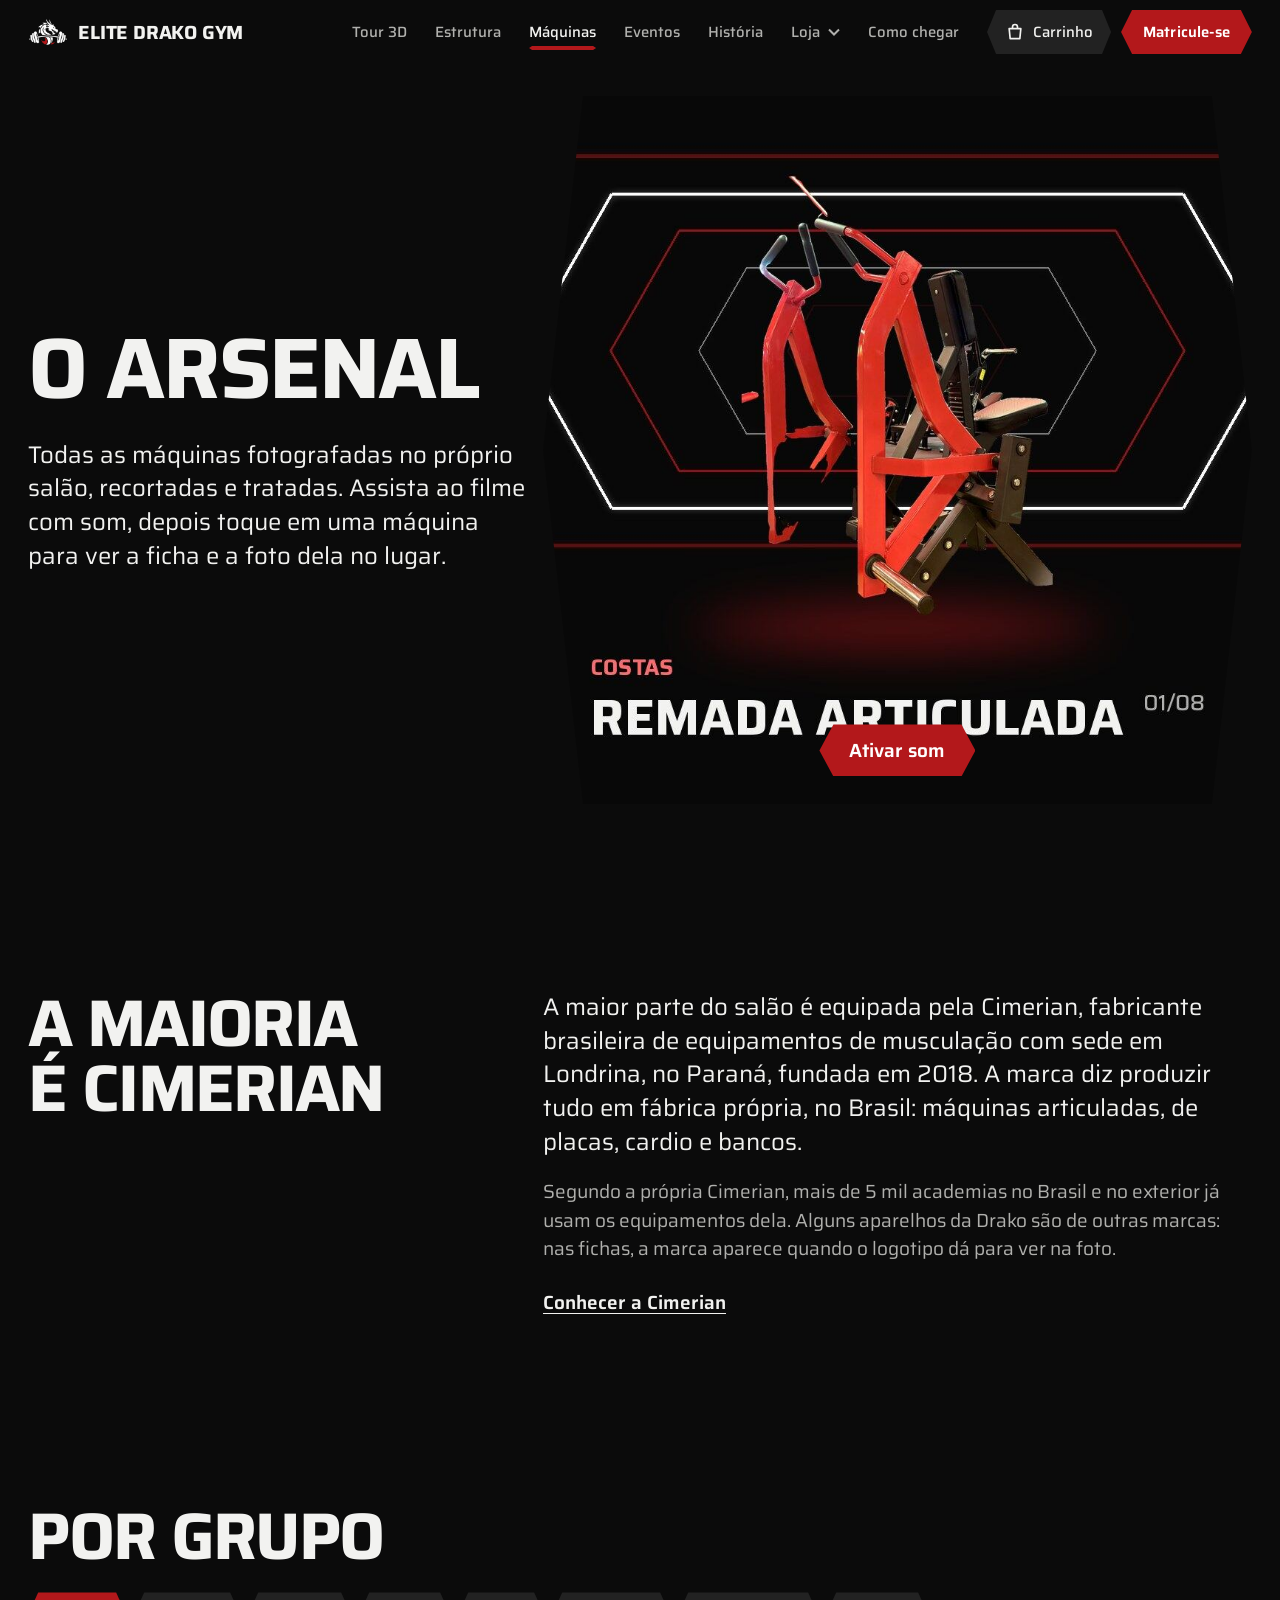
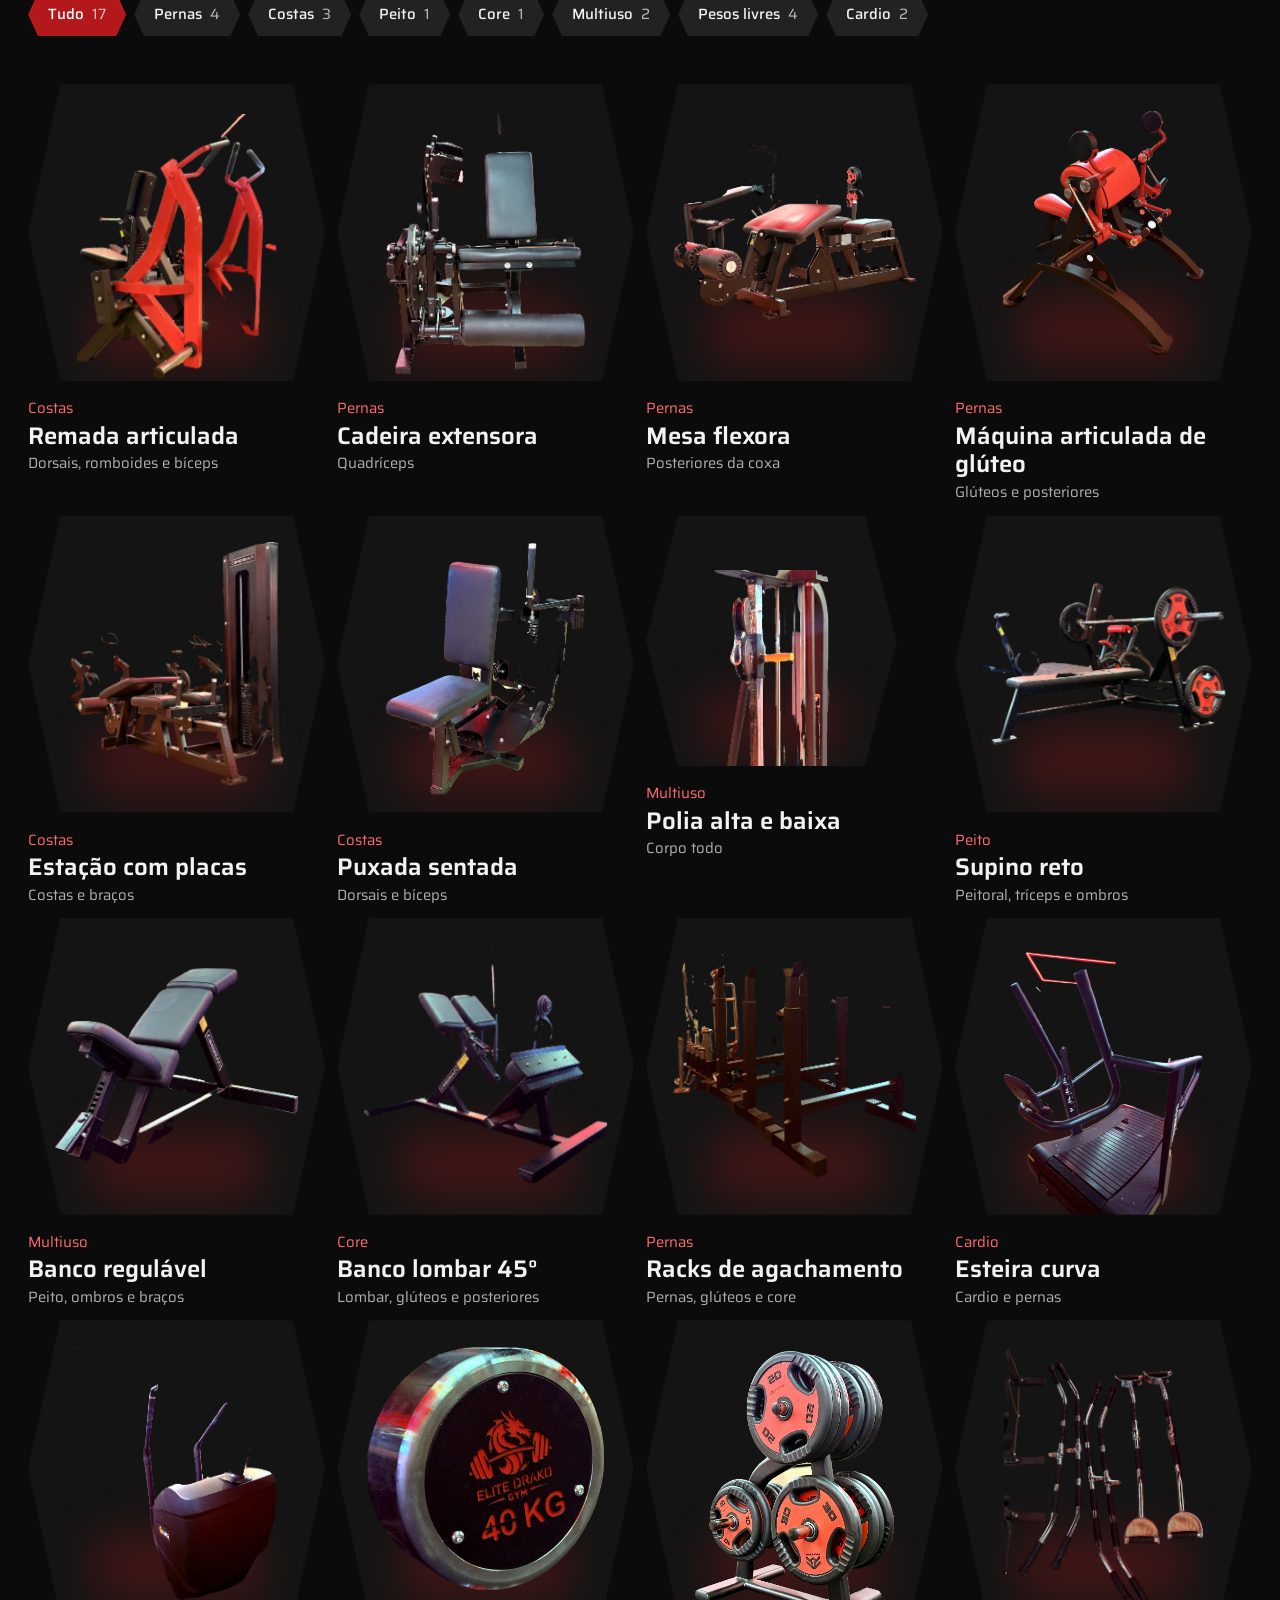
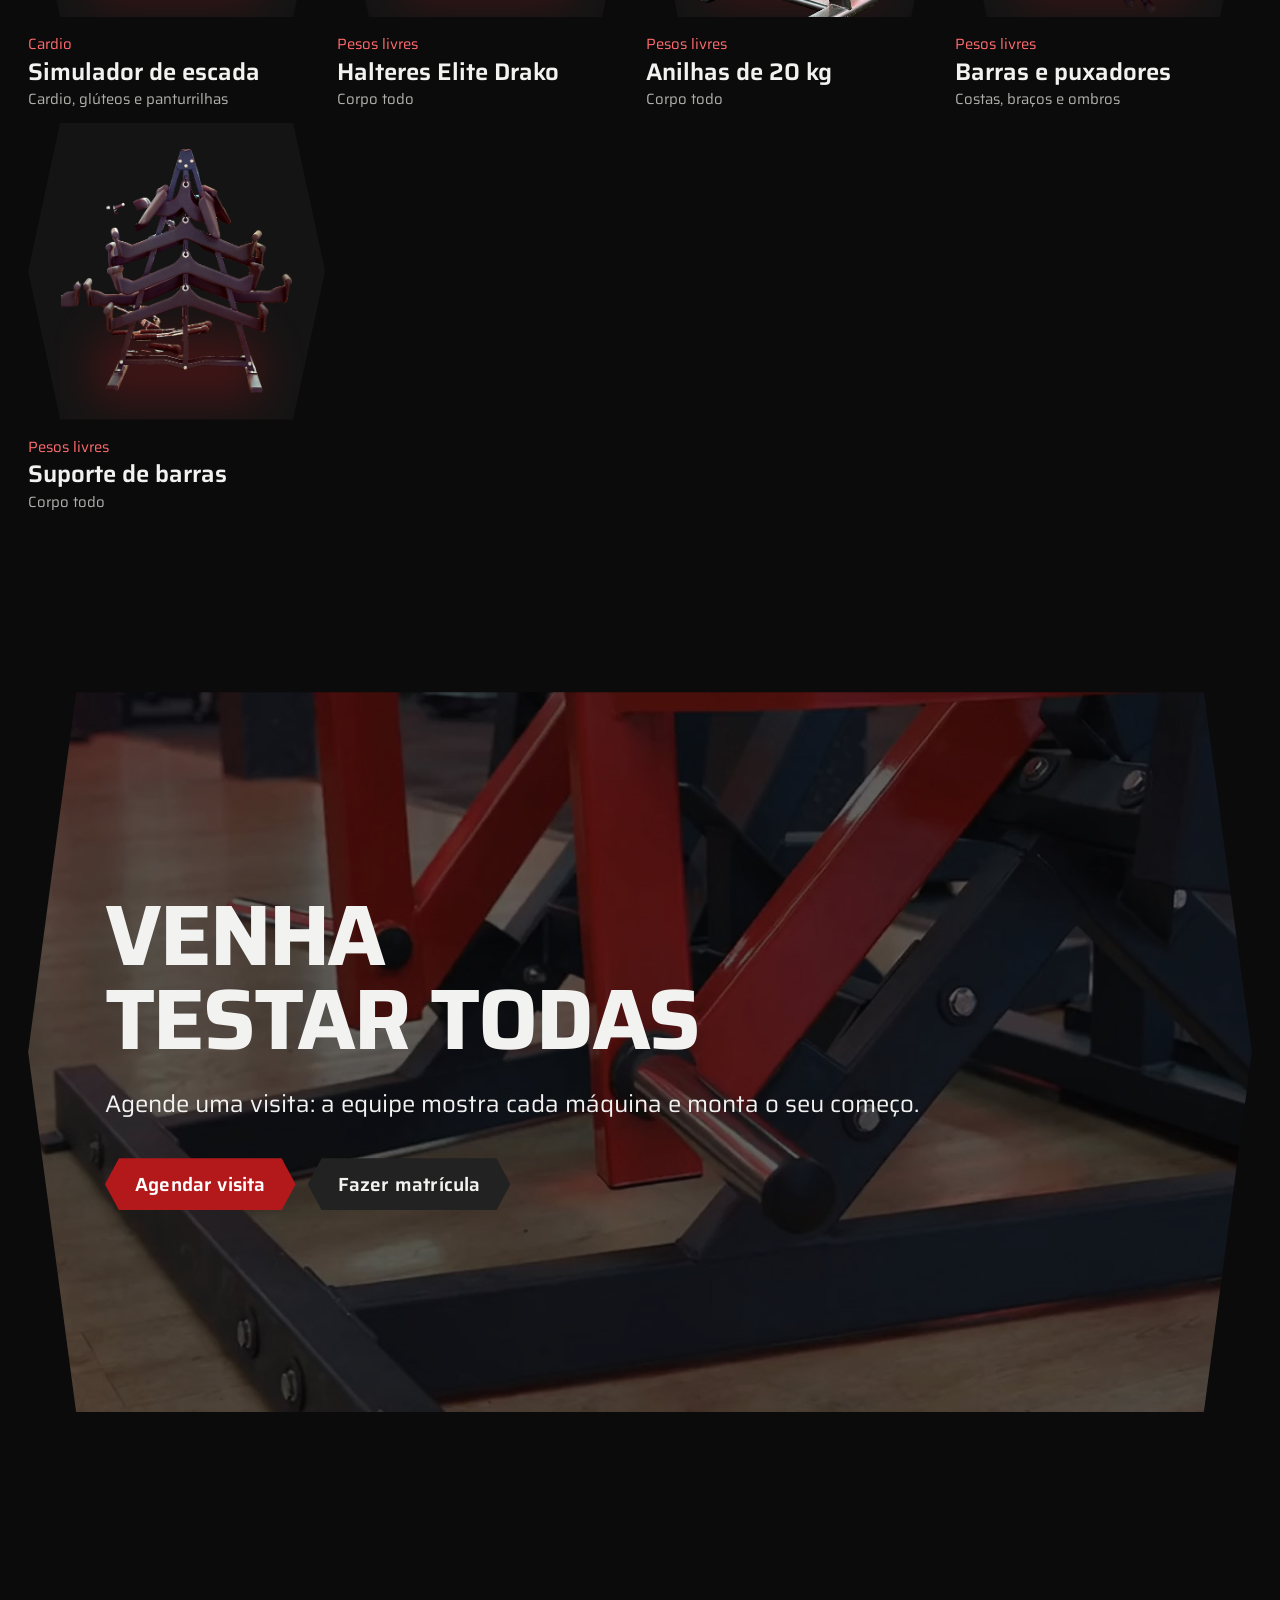
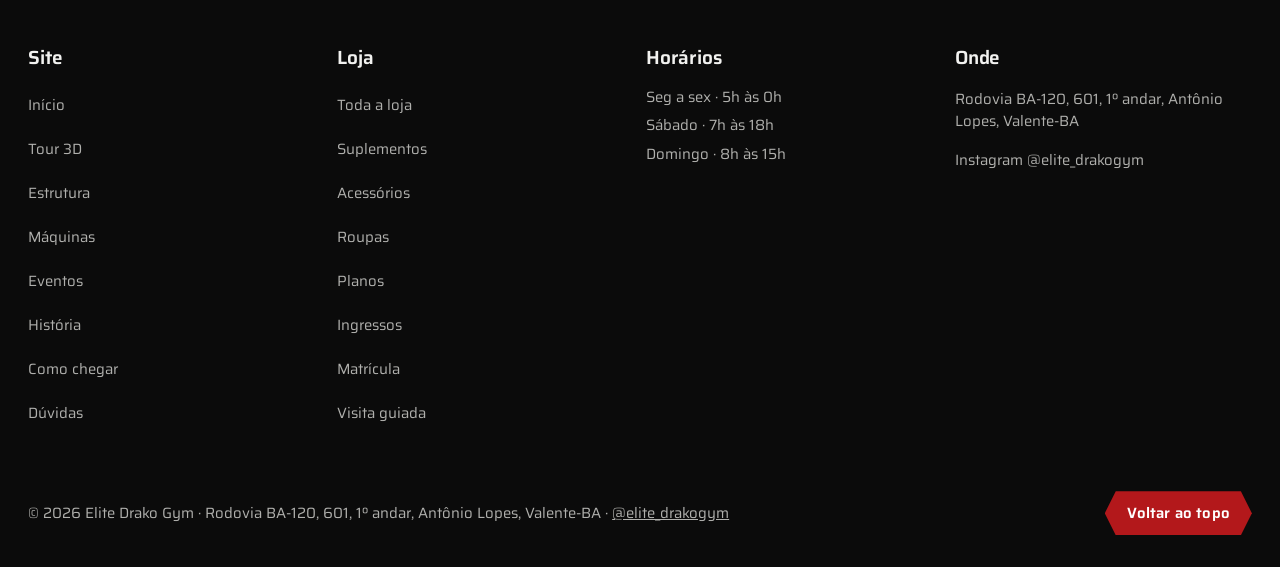
<file: maquinas.html>
<!doctype html>
<html lang="pt-BR">
<head>
<meta charset="utf-8">
<meta name="viewport" content="width=device-width, initial-scale=1">
<title>Máquinas · Elite Drako Gym</title>
<meta name="description" content="Todas as máquinas e equipamentos da Elite Drako Gym, fotografados no salão: pernas, costas, peito, core, pesos livres e cardio. A maioria das máquinas é Cimerian, com alguns aparelhos de outras marcas.">
<meta name="theme-color" content="#0b0b0b">
<meta property="og:title" content="O arsenal · Elite Drako Gym">
<meta property="og:image" content="assets/img/maquinas/f3560.jpg">
<link rel="icon" type="image/png" href="assets/img/favicon.png">
<link rel="preconnect" href="https://fonts.googleapis.com">
<link rel="preconnect" href="https://fonts.gstatic.com" crossorigin>
<link href="https://fonts.googleapis.com/css2?family=Saira:wght@400;500;600;700&display=swap" rel="stylesheet">
<link rel="stylesheet" href="styles.css">
<link rel="stylesheet" href="css/nav.css">
</head>
<body>
<a class="skip" href="#conteudo">Pular para o conteúdo</a>

<header class="bar nav" id="topo" data-nav>
  <a class="bar__mark" href="./" aria-label="Elite Drako Gym, início">
    <img src="assets/img/marca-dragao.png" alt="" width="40" height="40">
    <span>Elite Drako Gym</span>
  </a>
  <nav class="nav__main" aria-label="Principal">
    <ul class="nav__list" role="list">
      <li class="nav__item nav__item--t3"><a class="nav__link" href="./">Início</a></li>
      <li class="nav__item nav__item--t2"><a class="nav__link" href="./#tour">Tour 3D</a></li>
      <li class="nav__item nav__item--t2"><a class="nav__link" href="./#estrutura">Estrutura</a></li>
      <li class="nav__item"><a class="nav__link" href="maquinas.html">Máquinas</a></li>
      <li class="nav__item"><a class="nav__link" href="eventos.html">Eventos</a></li>
      <li class="nav__item nav__item--t2"><a class="nav__link" href="historia.html">História</a></li>
      <li class="nav__item nav__drop" data-nav-drop>
        <button class="nav__link nav__drop-btn" type="button" aria-expanded="false" aria-controls="nav-loja">Loja<svg class="nav__chev" viewBox="0 0 12 8" width="12" height="8" aria-hidden="true" focusable="false"><path d="M1 1.5l5 5 5-5" fill="none" stroke="currentColor" stroke-width="2"/></svg></button>
        <ul class="nav__drop-list" id="nav-loja" role="list" hidden>
          <li><a href="loja.html">Toda a loja</a></li>
          <li><a href="loja.html#suplementos">Suplementos</a></li>
          <li><a href="loja.html#acessorios">Acessórios</a></li>
          <li><a href="loja.html#roupas">Roupas</a></li>
          <li><a href="loja.html#planos">Planos</a></li>
          <li><a href="loja.html#ingressos">Ingressos</a></li>
        </ul>
      </li>
      <li class="nav__item nav__item--t2"><a class="nav__link" href="./#como-chegar">Como chegar</a></li>
    </ul>
  </nav>
  <div class="nav__actions">
    <button class="bar__cart" type="button" data-abrir-carrinho aria-label="Abrir carrinho"><svg class="nav__bag" viewBox="0 0 24 24" width="20" height="20" aria-hidden="true" focusable="false"><path d="M5 8h14l-1.2 12H6.2L5 8zm4 0V6a3 3 0 0 1 6 0v2" fill="none" stroke="currentColor" stroke-width="2" stroke-linejoin="round"/></svg><span class="bar__cart-txt">Carrinho</span> <span class="bar__count" data-contador hidden>0</span></button>
    <a class="btn btn--sm nav__cta" href="cadastro.html?tipo=matricula">Matricule-se</a>
    <button class="nav__burger" type="button" aria-expanded="false" aria-controls="nav-menu" aria-label="Abrir menu" data-nav-abrir><svg viewBox="0 0 24 24" width="24" height="24" aria-hidden="true" focusable="false"><path d="M3 6h18M3 12h18M3 18h18" fill="none" stroke="currentColor" stroke-width="2.2"/></svg><span class="nav__burger-txt">Menu</span></button>
  </div>
  <div class="nav__sheet" id="nav-menu" role="dialog" aria-modal="true" aria-label="Menu do site" hidden data-nav-sheet>
    <div class="nav__sheet-top">
      <a class="bar__mark" href="./" aria-label="Elite Drako Gym, início">
        <img src="assets/img/marca-dragao.png" alt="" width="40" height="40">
        <span>Elite Drako Gym</span>
      </a>
      <button class="nav__close" type="button" data-nav-fechar>Fechar<svg viewBox="0 0 24 24" width="22" height="22" aria-hidden="true" focusable="false"><path d="M5 5l14 14M19 5L5 19" fill="none" stroke="currentColor" stroke-width="2.2"/></svg></button>
    </div>
    <div class="nav__groups">
      <section class="nav__group" aria-labelledby="nav-g1">
        <h2 id="nav-g1">Conhecer</h2>
        <ul role="list">
          <li><a href="./">Início</a></li>
          <li><a href="./#tour">Tour 3D</a></li>
          <li><a href="./#estrutura">Estrutura</a></li>
          <li><a href="maquinas.html">Máquinas</a></li>
          <li><a href="historia.html">História</a></li>
          <li><a href="./#como-chegar">Como chegar</a></li>
        </ul>
      </section>
      <section class="nav__group" aria-labelledby="nav-g2">
        <h2 id="nav-g2">Comprar</h2>
        <ul role="list">
          <li><a href="loja.html">Loja</a></li>
        </ul>
        <ul class="nav__subs" role="list">
          <li><a href="loja.html#suplementos">Suplementos</a></li>
          <li><a href="loja.html#acessorios">Acessórios</a></li>
          <li><a href="loja.html#roupas">Roupas</a></li>
          <li><a href="loja.html#planos">Planos</a></li>
          <li><a href="loja.html#ingressos">Ingressos</a></li>
        </ul>
      </section>
      <section class="nav__group" aria-labelledby="nav-g3">
        <h2 id="nav-g3">Participar</h2>
        <ul role="list">
          <li><a href="eventos.html">Eventos</a></li>
          <li><a href="cadastro.html?tipo=matricula">Matrícula</a></li>
        </ul>
      </section>
    </div>
    <div class="nav__sheet-actions">
      <button class="bar__cart" type="button" data-abrir-carrinho aria-label="Abrir carrinho"><svg class="nav__bag" viewBox="0 0 24 24" width="20" height="20" aria-hidden="true" focusable="false"><path d="M5 8h14l-1.2 12H6.2L5 8zm4 0V6a3 3 0 0 1 6 0v2" fill="none" stroke="currentColor" stroke-width="2" stroke-linejoin="round"/></svg><span>Carrinho</span> <span class="bar__count" data-contador hidden>0</span></button>
      <a class="btn nav__cta-big" href="cadastro.html?tipo=matricula">Matricule-se</a>
    </div>
  </div>
</header>

<main id="conteudo">
  <section class="maq-hero" aria-labelledby="maqh-title">
    <div class="maq-hero__copy">
      <h1 id="maqh-title" class="rise">O arsenal</h1>
      <p class="rise">Todas as máquinas fotografadas no próprio salão, recortadas e tratadas. Assista ao filme com som, depois toque em uma máquina para ver a ficha e a foto dela no lugar.</p>
    </div>
<figure class="filme filme--hero rise" id="filme" data-filme>
      <video class="filme__video" muted loop playsinline preload="metadata" poster="assets/img/arsenal-poster.jpg" aria-label="Filme do arsenal: as máquinas da Elite Drako girando sob o neon, uma a uma" data-filme-video>
        <source src="assets/video/arsenal.mp4" type="video/mp4">
      </video>
      <button type="button" class="filme__som" data-filme-som aria-pressed="false">Ativar som</button>
    </figure>
  </section>

  <section class="maq-marca" aria-labelledby="marca-title">
    <h2 id="marca-title" class="reveal">A maioria é Cimerian</h2>
    <div class="maq-marca__txt">
      <p class="reveal">A maior parte do salão é equipada pela Cimerian, fabricante brasileira de equipamentos de musculação com sede em Londrina, no Paraná, fundada em 2018. A marca diz produzir tudo em fábrica própria, no Brasil: máquinas articuladas, de placas, cardio e bancos.</p>
      <p class="reveal">Segundo a própria Cimerian, mais de 5 mil academias no Brasil e no exterior já usam os equipamentos dela. Alguns aparelhos da Drako são de outras marcas: nas fichas, a marca aparece quando o logotipo dá para ver na foto.</p>
      <p class="reveal"><a href="https://cimerianofficial.com/" target="_blank" rel="noopener">Conhecer a Cimerian</a></p>
    </div>
  </section>

  <section class="catalogo" aria-labelledby="cat-title">
    <div class="catalogo__top">
      <h2 id="cat-title">Por grupo</h2>
      <div class="filtros" role="group" aria-label="Filtrar por grupo" data-maq-filtros></div>
    </div>
    <ul class="maq__grid maq__grid--full" role="list" data-maq-catalogo aria-live="polite"></ul>
  </section>

  <section class="final" aria-labelledby="final-title">
    <video class="final__bg" autoplay muted loop playsinline preload="metadata" poster="assets/img/salao-poster.jpg" aria-label="Máquina vermelha no salão, filmada de perto"><source src="assets/video/drako-salao.mp4" type="video/mp4"></video>
    <div class="final__scrim" aria-hidden="true"></div>
    <div class="final__copy">
      <h2 id="final-title" class="reveal">Venha testar todas</h2>
      <p class="reveal">Agende uma visita: a equipe mostra cada máquina e monta o seu começo.</p>
      <div class="final__actions reveal">
        <a class="btn" href="cadastro.html?tipo=visita">Agendar visita</a>
        <a class="btn btn--ghost" href="cadastro.html?tipo=matricula">Fazer matrícula</a>
      </div>
    </div>
  </section>
</main>

<footer class="foot foot--min">
  <div class="foot__cols foot__cols--nav">
    <nav aria-label="Rodapé: o site">
      <h3>Site</h3>
      <a href="./">Início</a>
      <a href="./#tour">Tour 3D</a>
      <a href="./#estrutura">Estrutura</a>
      <a href="maquinas.html">Máquinas</a>
      <a href="eventos.html">Eventos</a>
      <a href="historia.html">História</a>
      <a href="./#como-chegar">Como chegar</a>
      <a href="./#duvidas">Dúvidas</a>
    </nav>
    <nav aria-label="Rodapé: loja e matrícula">
      <h3>Loja</h3>
      <a href="loja.html">Toda a loja</a>
      <a href="loja.html#suplementos">Suplementos</a>
      <a href="loja.html#acessorios">Acessórios</a>
      <a href="loja.html#roupas">Roupas</a>
      <a href="loja.html#planos">Planos</a>
      <a href="loja.html#ingressos">Ingressos</a>
      <a href="cadastro.html?tipo=matricula">Matrícula</a>
      <a href="cadastro.html?tipo=visita">Visita guiada</a>
    </nav>
    <div>
      <h3>Horários</h3>
      <p>Seg a sex · 5h às 0h</p>
      <p>Sábado · 7h às 18h</p>
      <p>Domingo · 8h às 15h</p>
    </div>
    <div>
      <h3>Onde</h3>
      <p data-endereco-curto>Rodovia BA-120, 601, 1º andar, Antônio Lopes, Valente-BA</p>
      <p><a href="https://www.instagram.com/elite_drakogym/" target="_blank" rel="noopener">Instagram @elite_drakogym</a></p>
    </div>
  </div>
  <div class="foot__last">
    <p>© <span data-year>2026</span> Elite Drako Gym · <span data-endereco-curto>Rodovia BA-120, 601, 1º andar, Antônio Lopes, Valente-BA</span> · <a href="https://www.instagram.com/elite_drakogym/" target="_blank" rel="noopener">@elite_drakogym</a></p>
    <a class="btn btn--sm" href="#top">Voltar ao topo</a>
  </div>
</footer>

<script src="config.js"></script>
<script src="data/produtos.js"></script>
<script src="data/maquinas.js"></script>
<script src="assets/vendor/supabase.js"></script>
<script src="site.js"></script>
<script src="nav.js" defer></script>
<script src="main.js" defer></script>
<script src="maquinas.js" defer></script>
</body>
</html>
</file>
<file: styles.css>
/* Elite Drako Gym — one motif: the stretched hexagon of the neon on the gym's ceiling.
   It cuts every photo, every button, every bullet and the bands between sections. */

:root {
  --bg: #0b0b0b;
  --surface: #161616;
  --surface-2: #222222;
  --ink: #f2f2f0;
  --muted: #b0b0ad;
  --accent: #b3181b;           /* brand red from the logo files */
  --accent-hi: #d0262a;
  --accent-ink: #ffffff;
  --paper: #e4e4e2;
  --paper-ink: #0b0b0b;
  --paper-muted: #474747;

  --font: "Saira", system-ui, -apple-system, "Segoe UI", sans-serif;
  --step-small: clamp(0.875rem, 0.85rem + 0.1vw, 0.9375rem);
  --step-body: clamp(1.0625rem, 1rem + 0.25vw, 1.1875rem);
  --step-lead: clamp(1.25rem, 1.1rem + 0.6vw, 1.5rem);
  --step-state: clamp(1.5rem, 1rem + 1.6vw, 2.25rem);
  --step-head: clamp(2.25rem, 1.4rem + 3.4vw, 4.25rem);
  --step-display: clamp(2.75rem, 1.2rem + 5.2vw, 6.5rem);

  --m: clamp(16px, 2.2vw, 32px);   /* the page's one pair of outer margins */
  --g: 12px;
  --gap-section: clamp(120px, 14vw, 200px);

  /* the motif: a stretched hexagon, cut at the sides like the ceiling neon */
  --c: 28px;

  --ease-out: cubic-bezier(.2, .7, .2, 1);
}

/* --hex is declared on every element (not only :root) so var(--c) resolves against each element's own --c */
*, *::before, *::after {
  box-sizing: border-box;
  --hex: polygon(var(--c) 0, calc(100% - var(--c)) 0, 100% 50%, calc(100% - var(--c)) 100%, var(--c) 100%, 0 50%);
}
html { scroll-behavior: smooth; scroll-padding-top: 76px; -webkit-text-size-adjust: 100%; }
body {
  margin: 0;
  background: var(--bg);
  color: var(--ink);
  font-family: var(--font);
  font-size: var(--step-body);
  line-height: 1.5;
  -webkit-font-smoothing: antialiased;
  overflow-x: hidden;
}
img, video { display: block; max-width: 100%; height: auto; }
h1, h2, h3, p, ul, figure { margin: 0; }
ul, ol { padding: 0; list-style: none; }
a { color: inherit; }
button, input, select, textarea { font: inherit; }
::selection { background: var(--accent); color: #fff; }
:focus-visible { outline: 3px solid var(--accent-hi); outline-offset: 3px; }

h1, h2 {
  font-weight: 700;
  letter-spacing: -0.025em;
  line-height: 0.98;
  text-transform: uppercase;
  text-wrap: balance;
}
h3 { font-weight: 600; font-size: var(--step-lead); line-height: 1.15; letter-spacing: -0.01em; }

.skip { position: absolute; left: var(--m); top: -60px; z-index: 50; background: var(--accent); color: #fff; padding: 10px 16px; }
.skip:focus { top: 10px; }
.sr { position: absolute; width: 1px; height: 1px; overflow: hidden; clip: rect(0 0 0 0); white-space: nowrap; }
.nobr { white-space: nowrap; }

/* ---------- buttons: the hexagon at button size ---------- */
.btn {
  --c: 14px;
  display: inline-flex; align-items: center; justify-content: center;
  min-height: 52px; padding: 0 30px;
  background: var(--accent); color: var(--accent-ink);
  clip-path: var(--hex);
  font-weight: 600; font-size: var(--step-body); text-decoration: none; letter-spacing: 0.01em;
  transition: background-color .2s, transform .2s var(--ease-out);
}
.btn:hover { background: var(--accent-hi); transform: translateY(-2px); }
.btn:active { transform: translateY(1px) scale(.98); }
.btn--sm { min-height: 44px; padding: 0 22px; font-size: var(--step-small); --c: 11px; }
.btn--ink { background: var(--bg); color: var(--ink); }
.btn--ink:hover { background: #000; }

/* ---------- bar ---------- */
.bar {
  position: sticky; top: 0; z-index: 20;
  display: flex; align-items: center; gap: 24px;
  padding: 10px var(--m);
  background: var(--bg);
}
.bar__mark { display: flex; min-width: 44px; min-height: 44px; align-items: center; gap: 10px; text-decoration: none; font-weight: 700; text-transform: uppercase; letter-spacing: -0.01em; }
.bar__mark img { width: 40px; height: 40px; object-fit: contain; }
.bar__nav { display: flex; gap: 28px; margin-left: auto; }
.bar__nav a { text-decoration: none; color: var(--muted); font-size: var(--step-small); font-weight: 500; transition: color .2s; }
.bar__nav a:hover { color: var(--ink); }

/* ---------- hero: card beside the room ---------- */
.hero {
  display: grid; grid-template-columns: 1fr 1fr; gap: var(--g);
  padding: 0 var(--m) var(--m);
  min-height: calc(100svh - 62px);
}
.hero__room { position: relative; order: 2; }
.hero__video {
  --c: 48px;
  position: sticky; top: 74px;
  width: 100%; height: calc(100svh - 62px - var(--m));
  object-fit: cover; clip-path: var(--hex);
  background: var(--surface);
}
.hero__card {
  order: 1;
  display: flex; flex-direction: column;
  background: var(--surface);
  min-height: calc(100svh - 62px - var(--m));
}
.hexband {
  height: 56px; flex: none;
  background:
    url("data:image/svg+xml,%3Csvg xmlns='http://www.w3.org/2000/svg' width='112' height='56'%3E%3Cpolygon points='12,6 44,6 56,28 44,50 12,50 0,28' fill='%23b3181b'/%3E%3Cpolygon points='68,6 100,6 112,28 100,50 68,50 56,28' fill='%230b0b0b'/%3E%3C/svg%3E") repeat-x left center / auto 100%;
}
.hero__body {
  flex: 1;
  display: flex; flex-direction: column; justify-content: center;
  padding: clamp(32px, 4vw, 64px) clamp(24px, 4vw, 64px);
  gap: 0;
}
.hero__logo { width: clamp(180px, 16vw, 260px); height: auto; margin-bottom: clamp(28px, 3vw, 44px); }
.hero h1 { font-size: var(--step-display); max-width: 14ch; }
@media (min-width: 1001px) { .hero h1 { font-size: min(var(--step-display), 5.4vw); } }
.hero__lead { margin-top: 32px; max-width: 40ch; font-size: var(--step-lead); line-height: 1.4; }
.hero__actions { margin-top: 36px; display: flex; flex-wrap: wrap; align-items: center; gap: 18px 24px; }
.status { display: flex; align-items: center; gap: 10px; font-size: var(--step-small); color: var(--muted); }
.status__dot { width: 12px; height: 12px; background: var(--muted); clip-path: polygon(25% 0, 75% 0, 100% 50%, 75% 100%, 25% 100%, 0 50%); flex: none; }
.status.is-open .status__dot { background: #3ccf6e; animation: pulse 1.8s ease-in-out infinite; }
.status.is-open { color: var(--ink); }
@keyframes pulse { 50% { opacity: .35; } }
.hero__links {
  display: flex; flex-wrap: wrap; gap: 8px 32px;
  padding: 0 clamp(24px, 4vw, 64px) 28px;
  font-size: var(--step-small);
}
.hero__links a { color: var(--muted); text-decoration: none; transition: color .2s; }
.hero__links a:hover { color: var(--ink); }

/* ---------- intro statement ---------- */
.intro { padding: var(--gap-section) var(--m) 0; display: flex; justify-content: center; }
.intro__text {
  max-width: 1080px; width: 72%;
  font-size: var(--step-state);
  line-height: 1.3; font-weight: 500; letter-spacing: -0.015em; text-align: center;
}
.thumb {
  --c: 0.28em;
  display: inline-block; vertical-align: -0.12em;
  width: 1.5em; height: 0.9em; margin: 0 0.1em;
  clip-path: var(--hex); background: var(--surface-2); overflow: hidden;
}
.thumb img { width: 100%; height: 100%; object-fit: cover; }

/* ---------- estrutura: specimens on colour tiles ---------- */
.estrutura {
  display: grid; grid-template-columns: repeat(12, 1fr); gap: var(--g);
  padding: var(--gap-section) var(--m) 0;
}
.estrutura__head { grid-column: 1 / 5; }
.estrutura__head h2 { font-size: var(--step-head); }
.estrutura__head p { margin-top: 24px; max-width: 30ch; }
.tiles {
  grid-column: 5 / 13;
  display: grid; grid-template-columns: repeat(4, 1fr); gap: 32px var(--g);
}
.tile { grid-column: span 1; }
.tile--wide { grid-column: span 2; }
.tile__pic { --c: 26px; aspect-ratio: 4 / 5; clip-path: var(--hex); overflow: hidden; display: grid; place-items: center; }
.tile--wide .tile__pic { aspect-ratio: 8 / 5; }
.tile__pic img { width: 100%; height: 100%; object-fit: cover; transition: transform 1.2s var(--ease-out); }
.tile:hover .tile__pic img { transform: scale(1.05); }
.f-red { background: var(--accent); }
.f-ink { background: var(--surface-2); }
.f-paper { background: var(--paper); }
.tile h3 { margin-top: 16px; font-size: var(--step-body); }
.tile p { margin-top: 4px; color: var(--muted); font-size: var(--step-small); max-width: 32ch; }
.tiles .tile:nth-child(1) { grid-row: 1; }

/* ---------- obra: square plate ---------- */
.obra {
  display: grid; grid-template-columns: 1fr 1fr;
  margin-top: var(--gap-section);
  min-height: 88svh;
  padding: 16px;
  background: var(--surface);
}
.obra__plate { display: grid; place-items: center; padding: 40px; }
.obra__frame {
  --c: 40px;
  position: relative; width: 100%; max-width: 640px; aspect-ratio: 1;
  clip-path: var(--hex); background: var(--surface-2); overflow: hidden;
}
.obra__frame img {
  position: absolute; inset: 0; width: 100%; height: 100%; object-fit: cover;
  opacity: 0; transform: scale(1.04);
  transition: opacity 1.6s ease, transform 6s linear;
}
.obra__frame img.is-on { opacity: 1; transform: scale(1); }
.obra__text {
  display: flex; flex-direction: column; justify-content: space-between;
  padding: 40px var(--m) 40px 40px; gap: 48px;
}
.tabs { display: flex; gap: 28px; }
.tabs button {
  background: none; border: 0; padding: 6px 0; cursor: pointer;
  font: 500 var(--step-body)/1.2 var(--font); color: var(--muted);
  transition: color .2s;
}
.tabs button[aria-selected="true"] { color: var(--ink); font-weight: 700; }
.tabs button[aria-selected="true"]::after { content: ""; display: block; height: 6px; margin-top: 6px; background: var(--accent); clip-path: polygon(3px 0, calc(100% - 3px) 0, 100% 50%, calc(100% - 3px) 100%, 3px 100%, 0 50%); }
.tabs button:hover { color: var(--ink); }
.obra__copy h2 { font-size: var(--step-state); max-width: 14ch; }
.obra__copy p { margin-top: 48px; max-width: 34ch; font-size: var(--step-lead); line-height: 1.4; min-height: 4.2em; }
.obra__actions { display: grid; grid-template-columns: 1fr 1fr; gap: 0; }
.cell {
  display: flex; align-items: center; padding: 0 24px; min-height: 72px;
  font-weight: 600; text-decoration: none; transition: background-color .2s, padding .25s var(--ease-out);
}
.cell:hover { padding-left: 32px; }
.cell--ink { background: var(--bg); }
.cell--ink:hover { background: #000; }
.cell--tone { background: var(--accent); color: #fff; }
.cell--tone:hover { background: var(--accent-hi); }

/* the one full-width band: a row of ceiling hexagons */
.hexstrip {
  height: 64px; margin: var(--gap-section) 0 0;
  background:
    url("data:image/svg+xml,%3Csvg xmlns='http://www.w3.org/2000/svg' width='160' height='64'%3E%3Cpolygon points='16,8 64,8 80,32 64,56 16,56 0,32' fill='%23b3181b'/%3E%3Cpolygon points='96,8 144,8 160,32 144,56 96,56 80,32' fill='%23222222'/%3E%3C/svg%3E") repeat-x 0 center / auto 100%;
  animation: strip 40s linear infinite;
}
@keyframes strip { to { background-position: 160px center; } }

/* ---------- horários ---------- */
.horarios { padding: var(--gap-section) var(--m) 0; }
.horarios__top { display: grid; grid-template-columns: repeat(12, 1fr); gap: var(--g); align-items: center; }
.horarios__now { grid-column: 1 / 8; }
.horarios__now h2 { font-size: var(--step-head); }
.now { margin-top: 32px; font-size: var(--step-state); font-weight: 600; line-height: 1.12; letter-spacing: -0.02em; max-width: 22ch; }
.now__sub { margin-top: 20px; max-width: 46ch; color: var(--ink); }
.horarios__now .btn { margin-top: 36px; }
.horarios__clip { --c: 36px; grid-column: 9 / 13; aspect-ratio: 9 / 13; clip-path: var(--hex); overflow: hidden; background: var(--surface); }
.horarios__clip video { width: 100%; height: 100%; object-fit: cover; }

.week { display: grid; grid-template-columns: 1fr 1fr; gap: 0 64px; margin-top: 96px; }
.week__head { display: flex; align-items: baseline; justify-content: space-between; margin-bottom: 32px; }
.week__head h3 { font-size: var(--step-state); font-weight: 700; text-transform: uppercase; letter-spacing: -0.02em; }
.week__head span { color: var(--muted); font-size: var(--step-small); }
.days li {
  display: flex; align-items: center; gap: 20px;
  padding: 14px 16px 14px 0; font-size: var(--step-body);
  transition: background-color .3s, padding .3s var(--ease-out);
}
.days li::before {
  content: ""; width: 40px; height: 22px; flex: none;
  background: var(--surface-2);
  clip-path: polygon(8px 0, calc(100% - 8px) 0, 100% 50%, calc(100% - 8px) 100%, 8px 100%, 0 50%);
}
.days__name { font-weight: 600; }
.days__time { margin-left: auto; font-variant-numeric: tabular-nums; }
.days li.is-today { background: var(--surface); padding-left: 16px; }
.days li.is-today::before { background: var(--accent); }
.days li.is-today .days__name::after { content: " · hoje"; color: var(--muted); font-weight: 400; }

/* ---------- planos: two plans, two fields ---------- */
.planos {
  display: grid; grid-template-columns: 7fr 5fr;
  margin-top: var(--gap-section);
}
.plan {
  display: flex; flex-direction: column;
  min-height: 72svh; padding: clamp(28px, 3vw, 48px) var(--m);
}
.plan--main { background: var(--accent); color: #fff; }
.plan--side { background: var(--paper); color: var(--paper-ink); }
.plan h2 { font-size: var(--step-head); }
.plan__who { margin-top: 24px; font-size: var(--step-lead); line-height: 1.35; max-width: 26ch; }
.plan__inc { margin-top: 20px; max-width: 40ch; }
.plan--side .plan__inc { color: var(--paper-muted); }
.plan__foot { margin-top: auto; display: flex; align-items: flex-end; justify-content: space-between; gap: 24px; flex-wrap: wrap; padding-top: 48px; }
.plan__price { font-size: var(--step-display); font-weight: 700; line-height: 0.85; letter-spacing: -0.04em; }
.plan__price span { display: block; margin-top: 14px; font-size: var(--step-body); font-weight: 500; letter-spacing: 0; }
.plan--main .btn--ink { background: #0b0b0b; color: #fff; }

/* ---------- dúvidas: tabbed index cards ---------- */
.duvidas { padding: var(--gap-section) var(--m) 0; display: grid; grid-template-columns: repeat(12, 1fr); gap: var(--g); }
.duvidas h2 { grid-column: 3 / 11; font-size: var(--step-head); margin-bottom: 48px; }
.drawer { grid-column: 3 / 11; display: flex; flex-direction: column; }
.card {
  --tab-x: 0px;
  position: relative;
  margin-top: -10px;
  padding-top: 40px;
  clip-path: polygon(var(--tab-x) 0, calc(var(--tab-x) + 200px) 0, calc(var(--tab-x) + 216px) 40px, 100% 40px, 100% 100%, 0 100%, 0 40px, calc(var(--tab-x) - 16px) 40px);
  transition: transform .3s var(--ease-out);
}
.card:first-child { margin-top: 0; }
.drawer .card:nth-child(1) { --tab-x: 16px; }
.drawer .card:nth-child(2) { --tab-x: 166px; }
.drawer .card:nth-child(3) { --tab-x: 316px; }
.drawer .card:nth-child(4) { --tab-x: 466px; }
.drawer .card:nth-child(5) { --tab-x: 616px; }
.drawer .card:nth-child(6) { --tab-x: 766px; }
.c1 { background: var(--surface-2); }
.c2 { background: var(--accent); color: #fff; }
.c3 { background: var(--paper); color: var(--paper-ink); }
.card summary {
  list-style: none; cursor: pointer;
  display: block; padding: 14px 28px 30px;
}
.card summary::-webkit-details-marker { display: none; }
.card__tab {
  position: absolute; top: 0; left: calc(var(--tab-x) + 16px);
  height: 40px; width: 184px; display: flex; align-items: center;
  font-size: var(--step-small); font-weight: 600;
}
.card__q { font-size: var(--step-lead); font-weight: 600; transition: transform .25s var(--ease-out); display: inline-block; }
.card summary:hover .card__q { transform: translateX(6px); }
.card p { padding: 0 28px 36px; max-width: 54ch; font-size: var(--step-body); }
.c3 p { color: var(--paper-ink); }

/* ---------- visita: clip-out coupon ---------- */
.visita { padding: var(--gap-section) var(--m) 0; display: grid; grid-template-columns: repeat(12, 1fr); gap: var(--g); }
.coupon {
  grid-column: 2 / 12;
  display: grid; grid-template-columns: 46fr 54fr;
  background: var(--accent); color: #fff;
  position: relative;
}
.coupon__stub {
  display: flex; flex-direction: column; justify-content: space-between; gap: 32px;
  padding: 48px;
  background-image: url("data:image/svg+xml,%3Csvg xmlns='http://www.w3.org/2000/svg' width='6' height='16'%3E%3Ccircle cx='3' cy='8' r='3' fill='%230b0b0b'/%3E%3C/svg%3E");
  background-repeat: repeat-y; background-position: right center;
}
.coupon__stub h2 { font-size: var(--step-state); max-width: 12ch; }
.coupon__stub p { max-width: 34ch; }
.coupon::before, .coupon::after {
  content: ""; position: absolute; left: calc(46% - 14px); width: 28px; height: 28px; border-radius: 50%; background: var(--bg);
}
.coupon::before { top: -14px; }
.coupon::after { bottom: -14px; }
.coupon__fields { display: flex; flex-direction: column; gap: 10px; padding: 48px; }
.coupon input, .coupon select {
  height: 54px; padding: 0 18px; border: 0; border-radius: 0;
  background: #8f1215; color: #fff; font: 400 var(--step-body) var(--font);
  appearance: none; -webkit-appearance: none;
  transition: background-color .2s;
}
.coupon select { background-image: url("data:image/svg+xml,%3Csvg xmlns='http://www.w3.org/2000/svg' width='14' height='8'%3E%3Cpath d='M1 1l6 6 6-6' stroke='%23fff' stroke-width='2' fill='none'/%3E%3C/svg%3E"); background-repeat: no-repeat; background-position: right 18px center; }
.coupon input::placeholder { color: #ffe3e3; }
.coupon input:focus, .coupon select:focus { background-color: #7a0f12; outline: 3px solid #fff; outline-offset: 0; }
.coupon select option { color: #111; background: #fff; }
.coupon__submit {
  height: 58px; margin-top: 6px; border: 0; cursor: pointer;
  background: var(--bg); color: #fff; font: 600 var(--step-body) var(--font);
  transition: background-color .2s, transform .2s var(--ease-out);
}
.coupon__submit:hover { background: #000; transform: translateY(-2px); }
.coupon__submit:active { transform: translateY(1px); }
.coupon__done { font-size: var(--step-small); }

/* ---------- footer ---------- */
.foot { margin-top: var(--gap-section); padding: 0 var(--m) 32px; }
.foot__mark { display: grid; grid-template-columns: 5fr 7fr; gap: var(--g); align-items: end; padding: 64px 0; background: var(--surface); padding-inline: clamp(24px, 4vw, 64px); }
.foot__mark img { width: 100%; max-width: 400px; height: auto; }
.foot__mark h2 { font-size: var(--step-head); justify-self: end; text-align: right; }
.foot__cols { display: grid; grid-template-columns: repeat(3, 1fr); gap: var(--g); padding: 56px 0; }
.foot__cols h3 { font-size: var(--step-body); margin-bottom: 14px; }
.foot__cols a, .foot__cols p { display: block; font-size: var(--step-small); color: var(--muted); text-decoration: none; line-height: 1.9; }
.foot__cols a:hover { color: var(--ink); }
.foot__last a { display: inline-flex; align-items: center; min-height: 44px; }
/* multi-line address: normal leading instead of the 1.9 list rhythm; inline links in the wrapped line keep a 44px tap area via padding */
.foot__cols p[data-endereco-curto] { line-height: 1.45; padding-block: 6px; }
.foot__last p a { display: inline; padding-block: 12px; }
.foot__last { display: flex; align-items: center; justify-content: space-between; gap: 16px; flex-wrap: wrap; font-size: var(--step-small); color: var(--muted); }

/* ---------- motion: entrances ---------- */
.js .rise { animation: rise .7s var(--ease-out) both; animation-delay: var(--d, 0ms); }
@keyframes rise { from { opacity: 0; transform: translateY(24px); } }
.js .reveal { opacity: 0; transform: translateY(24px); }
.js .reveal.is-in { opacity: 1; transform: none; transition: opacity .8s var(--ease-out), transform .8s var(--ease-out); transition-delay: var(--d, 0ms); }

@media (prefers-reduced-motion: reduce) {
  html { scroll-behavior: auto; }
  .js .reveal { opacity: 1; transform: none; }
  .js .rise { animation: none; }
  .hexstrip, .status.is-open .status__dot { animation: none; }
  .obra__frame img { transition: opacity .2s; transform: none !important; }
  .btn:hover, .cell:hover, .coupon__submit:hover, .tile:hover .tile__pic img { transform: none; }
}

/* ---------- tablet ---------- */
@media (max-width: 1000px) {
  .hero { grid-template-columns: 1fr; padding-top: 0; min-height: 0; }
  .hero__room { order: 1; }
  .hero__video { --c: 24px; position: relative; top: 0; height: 52svh; }
  .hero__card { order: 2; min-height: 0; margin-top: -24px; position: relative; }
}
@media (max-width: 1180px) {
  .estrutura__head { grid-column: 1 / -1; }
  .tiles { grid-column: 1 / -1; margin-top: 40px; }
  .duvidas h2, .drawer { grid-column: 1 / -1; }
  .coupon { grid-column: 1 / -1; }
  .drawer .card:nth-child(n) { --tab-x: calc((var(--i, 0)) * 100px + 16px); }
  .drawer .card:nth-child(1) { --i: 0; } .drawer .card:nth-child(2) { --i: 1; } .drawer .card:nth-child(3) { --i: 2; }
  .drawer .card:nth-child(4) { --i: 3; } .drawer .card:nth-child(5) { --i: 4; } .drawer .card:nth-child(6) { --i: 5; }
}

/* ---------- phone: its own composition ---------- */
@media (max-width: 760px) {
  .bar__nav { display: none; }
  .bar__mark span { display: none; }
  .btn { white-space: nowrap; }
  .week__head { flex-direction: column; align-items: flex-start; gap: 6px; }
  .bar .btn { margin-left: auto; }
  .hexband { height: 40px; }
  .hero__body { padding: 32px 20px 24px; }
  .hero__logo { width: 52%; max-width: 220px; }
  .hero h1 { font-size: clamp(2.5rem, 11vw, 3.25rem); max-width: none; }
  .hero__lead { margin-top: 20px; }
  .hero__actions { margin-top: 28px; }
  .hero__actions .btn { width: 100%; }
  .hero__links { padding: 0 20px 24px; }

  .intro { padding-top: 96px; justify-content: flex-start; }
  .intro__text { width: 100%; text-align: left; }

  .tiles { grid-template-columns: 1fr 1fr; gap: 24px 8px; }
  .tile--wide { grid-column: span 2; }

  .obra { grid-template-columns: 1fr; min-height: 0; }
  .obra__plate { padding: 16px var(--m) 0; }
  .obra__text { padding: 28px var(--m) 0; gap: 28px; }
  .obra__copy p { margin-top: 20px; }
  .obra__actions { grid-template-columns: 1fr; padding-bottom: var(--m); }
  .cell { min-height: 60px; }

  .horarios__top { grid-template-columns: 1fr; }
  .horarios__now, .horarios__clip { grid-column: 1 / -1; }
  .horarios__clip { aspect-ratio: 4 / 5; margin-top: 40px; }
  .week { grid-template-columns: 1fr; gap: 56px; margin-top: 64px; }

  .planos { grid-template-columns: 1fr; }
  .plan { min-height: 70svh; padding: 28px 20px; }
  .plan__price { font-size: 18vw; }
  .plan__foot .btn { width: 100%; }

  .drawer .card:nth-child(n) { --tab-x: calc(var(--i, 0) * 48px + 8px); }
  .card { clip-path: polygon(var(--tab-x) 0, calc(var(--tab-x) + 120px) 0, calc(var(--tab-x) + 132px) 40px, 100% 40px, 100% 100%, 0 100%, 0 40px, calc(var(--tab-x) - 12px) 40px); }
  .card__tab { left: calc(var(--tab-x) + 10px); width: 112px; }
  .card summary { padding: 12px 20px 26px; }
  .card p { padding: 0 20px 28px; }

  .coupon { grid-template-columns: 1fr; }
  .coupon::before, .coupon::after { left: auto; top: auto; bottom: auto; }
  .coupon::before { left: -14px; top: var(--perf, 240px); margin-top: -14px; }
  .coupon::after { right: -14px; top: var(--perf, 240px); margin-top: -14px; }
  .coupon__stub { padding: 32px 20px; background-image: url("data:image/svg+xml,%3Csvg xmlns='http://www.w3.org/2000/svg' width='16' height='6'%3E%3Ccircle cx='8' cy='3' r='3' fill='%230b0b0b'/%3E%3C/svg%3E"); background-repeat: repeat-x; background-position: center bottom; }
  .coupon__fields { padding: 32px 20px; }

  .foot__mark { grid-template-columns: 1fr; padding: 40px 20px; gap: 32px; }
  .foot__mark img { max-width: 240px; }
  .foot__mark h2 { justify-self: start; text-align: left; }
  .foot__cols { grid-template-columns: 1fr 1fr; }
  .foot__cols > div:last-child { grid-column: 1 / -1; }
}

/* =====================================================================
   v2 — cinema, tour 3D, loja e cadastros
   ===================================================================== */
.trava { overflow: hidden; }
.btn--ghost { background: var(--surface-2); color: var(--ink); }
.btn--ghost:hover { background: #2e2e2e; }
.btn--full { width: 100%; }
.bar__cart {
  margin-left: 4px; display: inline-flex; align-items: center; gap: 8px;
  --c: 9px;
  min-height: 44px; padding: 0 18px; border: 0; cursor: pointer;
  background: var(--surface-2); color: var(--ink); font: 500 var(--step-small) var(--font);
  clip-path: var(--hex);
  transition: background-color .2s;
}
.bar__cart:hover { background: #2e2e2e; }
.bar__count { min-width: 22px; height: 22px; display: inline-grid; place-items: center; background: var(--accent); color: #fff; font-weight: 700; font-size: 0.8125rem; padding: 0 6px; }
.bar__count[hidden] { display: none; }
.bar__nav a[aria-current="page"] { color: var(--ink); }

/* ---------- cinema ---------- */
.cine {
  --c: 48px;
  position: relative; margin: 0 var(--m);
  height: calc(100svh - 62px - var(--m)); min-height: 560px;
  clip-path: var(--hex); overflow: hidden; background: #000;
  display: flex; align-items: flex-end; padding-top: 16px;
}
.cine__film { position: absolute; inset: 0; width: 100%; height: 100%; object-fit: cover; transform: scale(1.06); animation: cine-push 14s ease-out both; }
@keyframes cine-push { from { transform: scale(1.16); } to { transform: scale(1.04); } }
.cine::before, .cine::after { /* letterbox bars that open like a film starting */
  content: ""; position: absolute; left: 0; right: 0; height: 9%; background: #000; z-index: 2;
  animation: barra 1.4s cubic-bezier(.7,0,.2,1) both .1s;
}
.cine::before { top: 0; transform-origin: top; }
.cine::after { bottom: 0; transform-origin: bottom; }
@keyframes barra { from { transform: scaleY(5.6); } }
.cine__scrim { position: absolute; inset: 0; z-index: 1; background: linear-gradient(90deg, rgba(5,5,5,.86) 0%, rgba(5,5,5,.55) 46%, rgba(5,5,5,0) 78%); } /* taste-skill-ignore: neutral scrim under text on footage */
.cine__copy { position: relative; z-index: 3; padding: 0 clamp(28px, 5vw, 88px) clamp(72px, 11vh, 120px); max-width: 900px; }
.cine__present { font-size: var(--step-small); color: var(--muted); font-weight: 500; }
.cine h1 { margin-top: 18px; font-size: var(--step-display); max-width: 12ch; }
.cine__lead { margin-top: 28px; max-width: 42ch; font-size: var(--step-lead); line-height: 1.4; }
.cine__actions { margin-top: 36px; display: flex; flex-wrap: wrap; gap: 14px 16px; align-items: center; }
.cine__actions .status { flex-basis: 100%; margin-top: 6px; }

/* ---------- tour 3D ---------- */
.tour { position: relative; margin-top: var(--gap-section); }
.tour__stage { display: none; }
.tour--3d { height: calc((var(--n, 8) + 1) * 85svh + 200px); }
.tour--3d .tour__stage { display: block; position: sticky; top: 0; height: 100svh; overflow: hidden; background: #050505; }
.tour__canvas { display: block; width: 100%; height: 100%; }
.tour__hud { position: absolute; top: calc(62px + 24px); left: var(--m); right: var(--m); display: flex; justify-content: space-between; align-items: baseline; gap: 24px; flex-wrap: wrap; pointer-events: none; }
.tour__title { font-size: var(--step-head); transition: opacity .6s; }
.tour__hint { color: var(--muted); font-size: var(--step-small); transition: opacity .6s; }
.tour__caption {
  position: absolute; left: var(--m); bottom: 56px; width: min(460px, calc(100% - 2 * var(--m)));
  padding: 24px 26px; background: rgba(8,8,8,.84);
  opacity: 0; transform: translateY(16px);
}
.tour__caption.is-in { opacity: 1; transform: none; transition: opacity .7s var(--ease-out), transform .7s var(--ease-out); }
.tour__caption h3 { font-size: var(--step-lead); font-weight: 700; text-transform: uppercase; letter-spacing: -0.02em; }
.tour__caption .cena__plano { margin-top: 6px; color: #ff6a6d; font-size: var(--step-small); }
.tour__caption p:last-child { margin-top: 12px; }
.tour__count { color: var(--muted); font-size: var(--step-small); margin-bottom: 8px; }
.tour__progress { position: absolute; left: 0; right: 0; bottom: 0; height: 5px; background: #1a1a1a; }
.tour__progress span { display: block; height: 100%; background: var(--accent); transform-origin: left; transform: scaleX(0); }
.tour--3d .cenas { position: absolute; width: 1px; height: 1px; overflow: hidden; clip: rect(0 0 0 0); white-space: nowrap; }
/* without 3D: the same scenes as a film strip of stills */
.cenas { display: grid; grid-template-columns: repeat(2, 1fr); gap: 56px var(--g); padding: 0 var(--m); counter-reset: none; list-style: none; }
.tour:not(.tour--3d) { padding-top: 0; }
.tour__head { display: flex; justify-content: space-between; align-items: end; gap: 24px; flex-wrap: wrap; padding: 0 var(--m) 40px; }
.tour__head p { max-width: 40ch; }
.cena img { --c: 28px; width: 100%; aspect-ratio: 4 / 3; object-fit: cover; clip-path: var(--hex); }
.cena__txt { margin-top: 18px; max-width: 44ch; }
.cena__txt h3 { font-size: var(--step-state); text-transform: uppercase; font-weight: 700; letter-spacing: -0.02em; }
.cena__plano { margin-top: 4px; color: #ff6a6d; font-size: var(--step-small); }
.cena__txt p:last-child { margin-top: 10px; }

/* ---------- anilha 3D ---------- */
.peso { display: grid; grid-template-columns: repeat(12, 1fr); gap: var(--g); align-items: center; padding: var(--gap-section) var(--m) 0; }
.peso__copy { grid-column: 1 / 6; }
.peso__copy h2 { font-size: var(--step-head); }
.peso__copy > p { margin-top: 24px; max-width: 38ch; font-size: var(--step-lead); line-height: 1.4; }
.peso__specs { margin-top: 40px; display: grid; gap: 18px; }
.peso__specs li { display: grid; grid-template-columns: 40px 1fr; column-gap: 16px; align-items: baseline; }
.peso__specs li::before { content: ""; width: 40px; height: 22px; background: var(--accent); clip-path: polygon(8px 0, calc(100% - 8px) 0, 100% 50%, calc(100% - 8px) 100%, 8px 100%, 0 50%); grid-row: span 2; align-self: start; margin-top: 4px; }
.peso__specs strong { font-weight: 600; }
.peso__specs span { color: var(--muted); }
.peso__stage { grid-column: 6 / 13; position: relative; aspect-ratio: 1; background: var(--surface); --c: 48px; clip-path: var(--hex); cursor: grab; touch-action: pan-y; }
.peso__stage.is-grab { cursor: grabbing; }
.peso__stage canvas { position: absolute; inset: 0; width: 100%; height: 100%; display: block; }
.peso__fallback { position: absolute; inset: 0; width: 100%; height: 100%; object-fit: cover; }
.peso--3d .peso__fallback { display: none; }
.peso--static canvas { display: none; }

/* ---------- vitrine ---------- */
.vitrine { display: grid; grid-template-columns: repeat(12, 1fr); gap: var(--g); padding: var(--gap-section) var(--m) 0; }
.vitrine__head { grid-column: 1 / 5; align-self: start; position: sticky; top: 90px; }
.vitrine__head h2 { font-size: var(--step-head); }
.vitrine__head p { margin-top: 24px; max-width: 32ch; }
.vitrine__head .btn { margin-top: 32px; }
.vitrine__grid { grid-column: 5 / 13; display: grid; grid-template-columns: repeat(2, minmax(0, 1fr)); gap: 40px var(--g); }
.prod { display: flex; flex-direction: column; min-width: 0; }
.prod__buy select { min-width: 0; }
.prod__pic { --c: 26px; position: relative; aspect-ratio: 1; clip-path: var(--hex); overflow: hidden; background: var(--surface-2); }
.prod__pic img { width: 100%; height: 100%; object-fit: cover; transition: transform 1s var(--ease-out), opacity .5s; }
.prod__pic .prod__alt { position: absolute; inset: 0; opacity: 0; }
.prod:hover .prod__pic img { transform: scale(1.05); }
.prod:hover .prod__pic .prod__alt { opacity: 1; }
.prod__row { display: flex; flex-wrap: wrap; justify-content: space-between; align-items: baseline; gap: 4px 12px; margin-top: 16px; }
.prod h3 { font-size: var(--step-body); }
.prod__price { font-weight: 700; white-space: nowrap; font-variant-numeric: tabular-nums; }
.prod__price small { font-weight: 400; color: var(--muted); font-size: var(--step-small); }
.prod p { margin-top: 6px; color: var(--muted); max-width: 40ch; }
.prod__buy { margin-top: 16px; display: flex; gap: 8px; flex-wrap: wrap; align-items: center; }
.prod__buy select { height: 52px; padding: 0 14px; border: 0; background: var(--surface-2); color: var(--ink); font: 500 var(--step-small) var(--font); }
.prod__buy .btn { flex: 1; }

/* ---------- evento ---------- */
.evento { display: grid; grid-template-columns: repeat(12, 1fr); gap: var(--g); align-items: center; margin-top: var(--gap-section); padding: 0 var(--m); }
.evento__pic { --c: 40px; grid-column: 1 / 6; aspect-ratio: 3 / 4; clip-path: var(--hex); overflow: hidden; }
.evento__pic img { width: 100%; height: 100%; object-fit: cover; }
.evento__copy { grid-column: 7 / 13; }
.evento__copy h2 { font-size: var(--step-head); max-width: 14ch; }
.evento__lead { margin-top: 28px; font-size: var(--step-lead); line-height: 1.4; max-width: 34ch; }
.evento__copy > p:not(.evento__lead) { margin-top: 16px; max-width: 46ch; }
.evento__actions { margin-top: 36px; display: flex; flex-wrap: wrap; gap: 12px; }

/* ---------- final ---------- */
.final { position: relative; margin: var(--gap-section) var(--m) 0; min-height: 80svh; display: flex; align-items: center; overflow: hidden; --c: 48px; clip-path: var(--hex); }
.final__bg { position: absolute; inset: 0; width: 100%; height: 100%; object-fit: cover; }
.final__scrim { position: absolute; inset: 0; background: rgba(5,5,5,.62); }
.final__copy { position: relative; padding: 0 clamp(28px, 6vw, 96px); }
.final__copy h2 { font-size: var(--step-display); max-width: 13ch; }
.final__copy p { margin-top: 24px; font-size: var(--step-lead); }
.final__actions { margin-top: 36px; display: flex; flex-wrap: wrap; gap: 12px; }

/* ---------- gaveta (carrinho) ---------- */
.gaveta { position: fixed; inset: 0; z-index: 60; visibility: hidden; }
.gaveta.is-open { visibility: visible; }
.gaveta__fundo { position: absolute; inset: 0; background: rgba(0,0,0,.6); opacity: 0; transition: opacity .3s; }
.gaveta.is-open .gaveta__fundo { opacity: 1; }
.gaveta__painel {
  position: absolute; top: 0; right: 0; bottom: 0; width: min(440px, 100%);
  background: var(--surface); display: flex; flex-direction: column; padding: 24px; gap: 20px; overflow-y: auto;
  transform: translateX(100%); transition: transform .45s var(--ease-out); outline: none;
}
.gaveta.is-open .gaveta__painel { transform: none; }
.gaveta__topo { display: flex; justify-content: space-between; align-items: center; }
.gaveta__topo h2 { font-size: var(--step-state); }
.gaveta__x { background: var(--surface-2); color: var(--ink); border: 0; min-height: 40px; padding: 0 14px; cursor: pointer; font: 500 var(--step-small) var(--font); }
.gaveta__lista { display: grid; gap: 14px; }
.gitem { display: grid; grid-template-columns: 64px 1fr auto; gap: 14px; align-items: center; }
.gitem img { --c: 10px; width: 64px; height: 64px; object-fit: cover; clip-path: var(--hex); }
.gitem__nome { font-weight: 600; font-size: var(--step-small); }
.gitem__preco { color: var(--muted); font-size: var(--step-small); }
.gitem__q { display: flex; align-items: center; gap: 8px; }
.gitem__q button { width: 36px; height: 36px; border: 0; background: var(--surface-2); color: var(--ink); font-size: 1.125rem; cursor: pointer; }
.gitem__q button:hover { background: var(--accent); }
.gaveta__vazio { color: var(--muted); }
.gaveta__form { display: grid; gap: 10px; margin-top: auto; }
.gaveta__form[hidden] { display: none; }
.gaveta__total { display: flex; justify-content: space-between; align-items: baseline; font-size: var(--step-lead); padding-bottom: 8px; }
.gaveta__form input, .gaveta__form select, .campo input, .campo select, .campo textarea {
  height: 52px; padding: 0 16px; border: 0; border-radius: 0; background: var(--surface-2); color: var(--ink);
  font: 400 var(--step-body) var(--font); width: 100%; appearance: none; -webkit-appearance: none;
}
.gaveta__form select, .campo select { background-image: url("data:image/svg+xml,%3Csvg xmlns='http://www.w3.org/2000/svg' width='14' height='8'%3E%3Cpath d='M1 1l6 6 6-6' stroke='%23fff' stroke-width='2' fill='none'/%3E%3C/svg%3E"); background-repeat: no-repeat; background-position: right 16px center; }
.gaveta__form input::placeholder, .campo input::placeholder, .campo textarea::placeholder { color: #a3a3a0; }
.gaveta__form input:focus, .gaveta__form select:focus, .campo input:focus, .campo select:focus, .campo textarea:focus { outline: 3px solid var(--accent-hi); outline-offset: 0; }
.gaveta__aviso { color: var(--muted); font-size: var(--step-small); }

@media (prefers-reduced-motion: reduce) {
  .cine__film, .cine::before, .cine::after { animation: none; }
  .gaveta__painel, .gaveta__fundo { transition: none; }
}

@media (max-width: 1080px) {
  .vitrine__head { grid-column: 1 / -1; position: static; }
  .vitrine__grid { grid-column: 1 / -1; }
  .peso__copy { grid-column: 1 / -1; }
  .peso__stage { grid-column: 1 / -1; max-width: 640px; width: 100%; justify-self: center; }
  .evento__pic { grid-column: 1 / 6; }
  .evento__copy { grid-column: 6 / 13; }
}
@media (max-width: 760px) {
  .bar__cart { padding: 0 10px; }
  .cine { --c: 22px; min-height: 0; height: calc(100svh - 62px - 16px); }
  .cine__scrim { background: rgba(5,5,5,.6); }
  .cine__copy { padding: 0 22px 64px; }
  .cine h1 { font-size: clamp(2.5rem, 12vw, 3.5rem); }
  .cine__lead { font-size: 1.125rem; }
  .cine__actions .btn { flex: 1 1 100%; }
  .tour__caption { bottom: 32px; padding: 18px 20px; }
  .tour__hud { top: calc(62px + 12px); }
  .cenas { grid-template-columns: 1fr; }
  .peso__stage { --c: 24px; }
  .vitrine__grid { grid-template-columns: repeat(2, minmax(0, 1fr)); gap: 32px 8px; }
  .prod__buy select { flex: 1 1 100%; }
  .evento__pic, .evento__copy { grid-column: 1 / -1; }
  .evento__pic { aspect-ratio: 4 / 5; }
  .final { --c: 22px; min-height: 70svh; }
  .final__copy h2 { font-size: clamp(2.5rem, 11vw, 3.25rem); }
}

/* ---------- loja ---------- */
.loja-hero { display: grid; grid-template-columns: repeat(12, 1fr); gap: var(--g); align-items: end; padding: 24px var(--m) 0; min-height: calc(100svh - 62px); }
.loja-hero__copy { grid-column: 1 / 6; align-self: center; }
.loja-hero__copy h1 { font-size: var(--step-display); }
.loja-hero__copy p { margin-top: 28px; max-width: 38ch; font-size: var(--step-lead); line-height: 1.4; }
.loja-hero__copy .btn { margin-top: 36px; }
.loja-hero__pic { --c: 48px; grid-column: 6 / 11; aspect-ratio: 3 / 4; clip-path: var(--hex); overflow: hidden; align-self: center; }
.loja-hero__pic img, .loja-hero__shirt img { width: 100%; height: 100%; object-fit: cover; }
.loja-hero__shirt { --c: 26px; grid-column: 11 / 13; aspect-ratio: 2 / 3; clip-path: var(--hex); overflow: hidden; align-self: center; background: #111; }
/* marca das máquinas (maquinas.html) */
.maq-marca { display: grid; grid-template-columns: repeat(12, 1fr); gap: 24px var(--g); padding: var(--gap-section) var(--m) 0; }
.maq-marca h2 { grid-column: 1 / 6; font-size: var(--step-head); }
.maq-marca__txt { grid-column: 6 / 13; display: grid; gap: 18px; max-width: 62ch; }
.maq-marca__txt p { font-size: var(--step-body); line-height: 1.5; color: var(--muted); }
.maq-marca__txt p:first-child { color: var(--ink); font-size: var(--step-lead); line-height: 1.4; }
.maq-marca__txt a { display: inline-flex; align-items: center; min-height: 44px; color: var(--ink); font-weight: 600; text-underline-offset: 4px; }
@media (max-width: 900px) { .maq-marca h2, .maq-marca__txt { grid-column: 1 / -1; } }
.catalogo { padding: var(--gap-section) var(--m) 0; }
.catalogo__top { display: flex; justify-content: space-between; align-items: end; gap: 24px; flex-wrap: wrap; margin-bottom: 48px; }
.catalogo__top h2 { font-size: var(--step-head); }
.filtros { display: flex; flex-wrap: wrap; gap: 8px; }
.filtros button {
  --c: 10px; min-height: 44px; padding: 0 20px; border: 0; cursor: pointer;
  background: var(--surface-2); color: var(--ink); font: 500 var(--step-small) var(--font);
  clip-path: var(--hex); transition: background-color .2s;
}
.filtros button:hover { background: #333; }
.filtros button[aria-pressed="true"], .filtros button[aria-selected="true"] { background: var(--accent); color: #fff; }
.catalogo__grid { display: grid; grid-template-columns: repeat(4, minmax(0, 1fr)); gap: 56px var(--g); }
.comofunciona { padding: var(--gap-section) var(--m) 0; display: grid; grid-template-columns: repeat(12, 1fr); gap: var(--g); }
.comofunciona h2 { grid-column: 1 / 5; font-size: var(--step-head); }
.passos { grid-column: 5 / 13; display: grid; grid-template-columns: repeat(3, 1fr); gap: var(--g); }
.passos li { background: var(--surface); padding: 32px 28px 40px; }
.passos li:nth-child(2) { background: var(--accent); color: #fff; }
.passos h3 { font-size: var(--step-lead); }
.passos p { margin-top: 12px; }

/* ---------- cadastro (ficha) ---------- */
.ficha { display: grid; grid-template-columns: 5fr 7fr; gap: var(--g); padding: 0 var(--m); min-height: calc(100svh - 62px); }
.ficha__pic { --c: 48px; position: sticky; top: 74px; height: calc(100svh - 62px - 24px); clip-path: var(--hex); overflow: hidden; }
.ficha__pic img { width: 100%; height: 100%; object-fit: cover; }
.ficha__main { padding: clamp(24px, 4vw, 64px) 0 64px clamp(8px, 3vw, 48px); }
.ficha__main h1 { font-size: var(--step-head); }
.ficha__lead { margin-top: 20px; max-width: 46ch; font-size: var(--step-lead); line-height: 1.4; }
.tipos { display: flex; flex-wrap: wrap; gap: 8px; margin-top: 36px; }
.tipos button {
  --c: 12px; min-height: 52px; padding: 0 26px; border: 0; cursor: pointer;
  background: var(--surface-2); color: var(--ink); font: 600 var(--step-body) var(--font); clip-path: var(--hex);
  transition: background-color .2s, transform .2s var(--ease-out);
}
.tipos button:hover { background: #333; }
.tipos button[aria-checked="true"] { background: var(--accent); color: #fff; }
.tipos[hidden] { display: none; }
.campos { display: grid; grid-template-columns: 1fr 1fr; gap: 20px var(--g); margin-top: 36px; }
.campos[hidden] { display: none; }
.campo { display: flex; flex-direction: column; gap: 8px; }
.campo[hidden] { display: none; }
.campo label { font-weight: 500; }
.campo label span { color: var(--muted); font-weight: 400; }
.campo textarea { height: auto; padding: 14px 16px; resize: vertical; }
.campo input[type="date"] { color-scheme: dark; }
.campo--2 { grid-column: 1 / -1; }
.aceite { display: flex; gap: 12px; align-items: flex-start; max-width: 62ch; color: var(--ink); cursor: pointer; }
.aceite input { width: 22px; height: 22px; margin-top: 2px; accent-color: var(--accent); flex: none; }
.campos__erro { background: #3a0607; color: #ffd9d9; padding: 14px 16px; font-size: var(--step-small); }
.campos__erro[hidden] { display: none; }
.campos .btn[disabled] { opacity: .6; cursor: wait; }
.pronto { margin-top: 40px; background: var(--surface); padding: 40px; outline: none; }
.pronto h2 { font-size: var(--step-state); }
.pronto p { margin-top: 14px; max-width: 46ch; }
.pronto__acoes { margin-top: 28px; display: flex; flex-wrap: wrap; gap: 12px; }
.foot--min { padding-top: 32px; }

/* ---------- painel ---------- */
.adm__main { padding: 32px var(--m) 64px; }
.adm__aviso, .adm__login { max-width: 520px; margin: 10vh auto 0; background: var(--surface); padding: 40px; }
.adm__aviso h1, .adm__login h1 { font-size: var(--step-state); }
.adm__aviso p { margin-top: 16px; }
.adm__login form { display: grid; gap: 16px; margin-top: 24px; }
.adm__top { display: flex; justify-content: space-between; align-items: baseline; gap: 16px; flex-wrap: wrap; }
.adm__top h1 { font-size: var(--step-state); }
.adm__resumo { color: var(--muted); }
.adm__ctrl { display: flex; flex-wrap: wrap; gap: 10px; align-items: center; margin: 24px 0; }
.adm__ctrl select, .adm__ctrl input { height: 44px; padding: 0 14px; border: 0; background: var(--surface-2); color: var(--ink); font: 400 var(--step-small) var(--font); }
.adm__ctrl input { min-width: 240px; }
.adm__sair { margin-left: auto; }
.adm__tabela { overflow-x: auto; }
.adm table { width: 100%; border-collapse: collapse; font-size: var(--step-small); }
.adm th, .adm td { text-align: left; padding: 12px 14px; border-bottom: 1px solid #262626; vertical-align: top; }
.adm th { color: var(--muted); font-weight: 500; position: sticky; top: 0; background: var(--bg); }
.adm td small { color: var(--muted); }
.adm td select { height: 36px; background: var(--surface-2); color: var(--ink); border: 0; padding: 0 8px; font: inherit; }
.adm code { background: var(--surface-2); padding: 2px 6px; }

@media (max-width: 1080px) {
  .catalogo__grid { grid-template-columns: repeat(3, minmax(0, 1fr)); }
  .comofunciona h2, .passos { grid-column: 1 / -1; }
}
@media (max-width: 760px) {
  .loja-hero { min-height: 0; padding-top: 8px; }
  .loja-hero__copy { grid-column: 1 / -1; order: 2; padding-top: 24px; }
  .loja-hero__copy h1 { font-size: clamp(2.75rem, 13vw, 3.5rem); }
  .loja-hero__pic { --c: 24px; grid-column: 1 / 9; order: 1; }
  .loja-hero__shirt { --c: 14px; grid-column: 9 / 13; order: 1; }
  .catalogo__grid { grid-template-columns: repeat(2, minmax(0, 1fr)); gap: 40px 8px; }
  .prod__buy .btn { padding: 0 14px; font-size: var(--step-small); }
  .passos { grid-template-columns: 1fr; }
  .ficha { grid-template-columns: 1fr; }
  .ficha__pic { --c: 24px; position: relative; top: 0; height: 34svh; margin-top: 8px; }
  .ficha__main { padding: 28px 0 48px; }
  .campos { grid-template-columns: 1fr; }
  .tipos button { flex: 1 1 auto; padding: 0 16px; }
}

/* ---------- cadastro: o espaço ---------- */
.espaco { padding: var(--gap-section) var(--m) 0; }
.espaco h2 { font-size: var(--step-head); margin-bottom: 40px; }
.espaco__fotos { display: grid; grid-template-columns: repeat(4, 1fr); gap: var(--g); }
.espaco__fotos img { --c: 22px; width: 100%; aspect-ratio: 3 / 4; object-fit: cover; clip-path: var(--hex); }
.espaco__fotos p { margin-top: 12px; }
@media (max-width: 760px) { .espaco__fotos { grid-template-columns: 1fr 1fr; gap: 24px 8px; } }

/* =====================================================================
   v3 — história, projeto × realidade, salão 360 e o arsenal
   ===================================================================== */

/* ---------- história (home) ---------- */
.historia { display: grid; grid-template-columns: repeat(12, 1fr); gap: var(--g); padding: var(--gap-section) var(--m) 0; align-items: start; }
.historia__head { grid-column: 1 / 5; align-self: center; }
.historia__head h2 { font-size: var(--step-head); }
.historia__head p { margin-top: 24px; max-width: 34ch; font-size: var(--step-lead); line-height: 1.4; }
.historia__head .btn { margin-top: 32px; }
.historia .compara { grid-column: 5 / 13; }
.historia--full .compara { grid-column: 5 / 13; }
.marcos { grid-column: 1 / -1; display: grid; grid-template-columns: repeat(4, minmax(0, 1fr)); gap: var(--g); margin-top: 72px; }
.marcos img { --c: 20px; width: 100%; aspect-ratio: 4 / 3; object-fit: cover; clip-path: var(--hex); }
.marcos__quando { margin-top: 14px; color: #ff6a6d; font-size: var(--step-small); }
.marcos h3 { margin-top: 2px; font-size: var(--step-lead); }

/* ---------- projeto × realidade ---------- */
.compara { --pos: 50%; --c: 40px; position: relative; aspect-ratio: 4 / 3; overflow: hidden; clip-path: var(--hex); background: #000; user-select: none; touch-action: pan-y; }
.compara__a, .compara__b img { position: absolute; inset: 0; width: 100%; height: 100%; object-fit: cover; }
.compara__b { position: absolute; inset: 0; clip-path: inset(0 calc(100% - var(--pos)) 0 0); }
.compara__tag { position: absolute; top: 20px; z-index: 3; background: rgba(8,8,8,.84); padding: 8px 14px; font-size: var(--step-small); font-weight: 600; }
.compara__tag--b { left: 48px; }
.compara__tag--a { right: 48px; background: var(--accent); }
.compara__handle { position: absolute; top: 0; bottom: 0; left: var(--pos); width: 4px; margin-left: -2px; background: #fff; z-index: 2; pointer-events: none; }
.compara__handle::after {
  content: "‹ ›"; position: absolute; top: 50%; left: 50%; transform: translate(-50%, -50%);
  width: 64px; height: 40px; display: grid; place-items: center; background: #fff; color: #0b0b0b; font-weight: 700;
  clip-path: polygon(10px 0, calc(100% - 10px) 0, 100% 50%, calc(100% - 10px) 100%, 10px 100%, 0 50%);
}
.compara__range { position: absolute; inset: 0; width: 100%; height: 100%; opacity: 0; cursor: ew-resize; z-index: 4; margin: 0; }
.compara__range:focus-visible + .compara__handle::after { outline: 3px solid var(--accent-hi); outline-offset: 3px; }

/* ---------- salão 360 ---------- */
.giro { padding: var(--gap-section) 0 0; }
.giro__head { display: flex; justify-content: space-between; align-items: end; gap: 24px; flex-wrap: wrap; padding: 0 var(--m) 40px; }
.giro__head h2 { font-size: var(--step-head); max-width: 16ch; }
.giro__head p { max-width: 42ch; }
.giro__stage { position: relative; height: min(78svh, 760px); margin: 0 var(--m); --c: 48px; clip-path: var(--hex); cursor: grab; touch-action: pan-y; }
.giro__stage.is-grab { cursor: grabbing; }
.giro__stage canvas { position: absolute; inset: 0; width: 100%; height: 100%; display: block; opacity: 0; transition: opacity .8s; }
.giro--3d canvas { opacity: 1; }
.giro__fallback { position: absolute; inset: 0; width: 100%; height: 100%; object-fit: cover; }
.giro--3d .giro__fallback { display: none; }
.giro--static { overflow-x: auto; cursor: auto; }
.giro--static .giro__fallback { position: static; width: auto; height: 100%; max-width: none; }
.giro--static canvas { display: none; }
.giro__ui { position: absolute; bottom: 24px; right: 64px; display: flex; gap: 8px; z-index: 2; }
.giro__btn {
  --c: 12px; width: 56px; height: 48px; border: 0; cursor: pointer; font: 700 1.5rem/1 var(--font);
  background: rgba(8,8,8,.84); color: #fff; clip-path: var(--hex); transition: background-color .2s;
}
.giro__btn:hover { background: var(--accent); }
.giro--static .giro__ui { display: none; }

/* ---------- o arsenal ---------- */
.maq { padding: var(--gap-section) var(--m) 0; display: grid; grid-template-columns: repeat(12, 1fr); gap: var(--g); }
.maq__head { grid-column: 1 / -1; display: flex; justify-content: space-between; align-items: end; gap: 24px; flex-wrap: wrap; margin-bottom: 40px; }
.maq__head h2 { font-size: var(--step-head); }
.maq__head p { max-width: 42ch; }
.maq__grid { grid-column: 1 / -1; display: grid; grid-template-columns: repeat(3, minmax(0, 1fr)); gap: var(--g); }
.maq__grid--full { grid-template-columns: repeat(4, minmax(0, 1fr)); }
.mq { opacity: 0; transform: translateY(40px) scale(.96); }
.mq.is-in { opacity: 1; transform: none; transition: opacity .9s var(--ease-out), transform .9s var(--ease-out); transition-delay: calc(var(--i, 0) % 4 * 90ms); }
.mq__btn {
  --rx: 0deg; --ry: 0deg; --mx: 50%; --my: 40%;
  display: flex; flex-direction: column; width: 100%; padding: 0; border: 0; background: none; color: inherit; text-align: left; cursor: pointer;
  perspective: 900px;
}
.mq__stage {
  --c: 32px; position: relative; display: grid; place-items: center; aspect-ratio: 1; overflow: hidden;
  background: #141414;
  clip-path: var(--hex); transform: rotateX(var(--rx)) rotateY(var(--ry)); transition: transform .25s ease-out;
  transform-style: preserve-3d;
}
.mq__glow { position: absolute; left: calc(var(--mx, 50%) - 35%); width: 70%; bottom: 10%; height: 14%; background: var(--accent); filter: blur(28px); opacity: .45; transform: scaleX(.8); transition: opacity .4s, transform .4s; }
.mq__img { position: relative; width: 82%; height: 82%; object-fit: contain; transform: translateZ(40px); animation: flutua 6s ease-in-out infinite; animation-delay: calc(var(--i, 0) * -0.7s); transition: transform .5s var(--ease-out); }
@keyframes flutua { 50% { translate: 0 -10px; } }
.mq__btn:hover .mq__img, .mq__btn:focus-visible .mq__img { transform: translateZ(60px) scale(1.06); }
.mq__btn:hover .mq__glow { opacity: .8; transform: scaleX(1); }
.mq__txt { display: flex; flex-direction: column; gap: 2px; padding-top: 16px; }
.mq__grupo { color: #ff6a6d; font-size: var(--step-small); }
.mq__nome { font-size: var(--step-lead); font-weight: 600; line-height: 1.2; }
.mq__musc { color: var(--muted); font-size: var(--step-small); }

/* ---------- página das máquinas ---------- */
.maq-hero { display: grid; grid-template-columns: repeat(12, 1fr); gap: var(--g); align-items: center; padding: 24px var(--m) 0; min-height: calc(90svh - 62px); }
.maq-hero__copy { grid-column: 1 / 6; }
.maq-hero__copy h1 { font-size: var(--step-display); }
.maq-hero__copy p { margin-top: 28px; max-width: 36ch; font-size: var(--step-lead); line-height: 1.4; }
.maq-hero__peca { grid-column: 6 / 13; position: relative; display: grid; place-items: center; aspect-ratio: 1; --c: 56px; clip-path: var(--hex); background: #141414; }
.maq-hero__peca img { width: 78%; height: 78%; object-fit: contain; animation: gira 10s ease-in-out infinite; }
.maq-hero__peca .mq__glow { opacity: .6; }
@keyframes gira { 0%, 100% { transform: perspective(900px) rotateY(-14deg) translateY(0); } 50% { transform: perspective(900px) rotateY(14deg) translateY(-14px); } }
.filtros button span { opacity: .75; font-weight: 400; margin-left: 4px; }

/* ---------- ficha da máquina ---------- */
.ficha-mq { padding: 0; border: 0; background: var(--surface); color: var(--ink); width: min(1080px, calc(100% - 2 * var(--m))); max-height: calc(100svh - 32px); overflow: auto; overflow-x: hidden; }
.ficha-mq::backdrop { background: rgba(0,0,0,.72); }
.ficha-mq[open] { animation: abre .45s var(--ease-out); }
@keyframes abre { from { opacity: 0; transform: translateY(24px) scale(.98); } }
.ficha-mq__in { position: relative; display: grid; grid-template-columns: minmax(0, 1fr) minmax(0, 1fr); gap: var(--g); padding: 32px; }
.ficha-mq__cut { min-width: 0; display: grid; place-items: center; aspect-ratio: 1; --c: 36px; clip-path: var(--hex); background: #141414; }
.ficha-mq__cut img { width: 82%; height: 82%; max-width: 100%; min-width: 0; object-fit: contain; animation: gira 9s ease-in-out infinite; }
.ficha-mq__txt { min-width: 0; display: flex; flex-direction: column; gap: 14px; }
.ficha-mq__grupo { color: #ff6a6d; }
.ficha-mq h2 { font-size: var(--step-head); }
.ficha-mq__musc { font-weight: 600; }
.ficha-mq__foto img { --c: 16px; width: 100%; aspect-ratio: 16 / 10; object-fit: cover; clip-path: var(--hex); }
.ficha-mq__foto figcaption { margin-top: 8px; color: var(--muted); font-size: var(--step-small); }
.ficha-mq__nav { display: flex; justify-content: space-between; gap: 8px; flex-wrap: wrap; }
.ficha-mq__x { position: absolute; top: 12px; right: 12px; background: var(--surface-2); color: var(--ink); border: 0; min-height: 44px; min-width: 44px; padding: 0 14px; cursor: pointer; font: 500 var(--step-small) var(--font); }
@media (max-width: 900px) { .ficha-mq__in { grid-template-columns: minmax(0, 1fr); } .ficha-mq__cut { width: min(100%, 420px); justify-self: center; } }

/* ---------- página da história ---------- */
.hist-hero { display: grid; grid-template-columns: repeat(12, 1fr); grid-template-rows: auto auto; gap: var(--g); padding: 24px var(--m) 0; align-items: end; }
.hist-hero__a { --c: 36px; grid-column: 1 / 6; grid-row: 2; aspect-ratio: 4 / 3; clip-path: var(--hex); overflow: hidden; filter: grayscale(1) contrast(1.05); }
.hist-hero__b { --c: 48px; grid-column: 5 / 13; grid-row: 2; aspect-ratio: 16 / 10; clip-path: var(--hex); overflow: hidden; margin-top: 4vh; }
.hist-hero__a img, .hist-hero__b img { width: 100%; height: 100%; object-fit: cover; }
.hist-hero__a { position: relative; z-index: 2; }
.hist-hero__copy { grid-column: 1 / 10; grid-row: 1; padding: 24px 0 8px; }
.hist-hero__copy h1 { font-size: var(--step-display); }
.hist-hero__copy p { margin-top: 24px; max-width: 46ch; font-size: var(--step-lead); line-height: 1.4; }
.tempo { padding: var(--gap-section) var(--m) 0; }
.tempo__lista { position: relative; display: grid; gap: clamp(72px, 10vw, 140px); }
.tempo__lista::before { content: ""; position: absolute; left: calc(41.66% + var(--g) / 2); top: 0; bottom: 0; width: 4px; background: var(--surface-2); }
.etapa { position: relative; display: grid; grid-template-columns: 5fr 7fr; gap: calc(var(--g) * 4); align-items: center; }
.etapa::before { content: ""; position: absolute; left: calc(41.66% - 9px + var(--g) / 2); top: 50%; width: 22px; height: 14px; margin-top: -7px; background: var(--accent); clip-path: polygon(5px 0, calc(100% - 5px) 0, 100% 50%, calc(100% - 5px) 100%, 5px 100%, 0 50%); }
.etapa__fotos { display: grid; gap: var(--g); }
.etapa__fotos--2 { grid-template-columns: 1fr 1fr; }
.etapa__fotos img { --c: 22px; width: 100%; aspect-ratio: 4 / 3; object-fit: cover; clip-path: var(--hex); }
.etapa__fotos--2 img { aspect-ratio: 3 / 4; }
.etapa__video { --c: 22px; width: 100%; aspect-ratio: 3 / 4; object-fit: cover; clip-path: var(--hex); }
.etapa__txt { padding-left: 32px; max-width: 52ch; }
.etapa__quando { color: #ff6a6d; }
.etapa__txt h2 { font-size: var(--step-head); }
.etapa__quando { margin-top: 8px; font-size: var(--step-lead); }
.etapa__txt p:last-child { margin-top: 18px; font-size: var(--step-lead); line-height: 1.45; }

@media (prefers-reduced-motion: reduce) {
  .mq { opacity: 1; transform: none; }
  .mq__img, .maq-hero__peca img, .ficha-mq__cut img { animation: none; }
  .mq__stage { transform: none; }
}
@media (max-width: 1080px) {
  .historia__head { grid-column: 1 / -1; position: static; margin-bottom: 32px; }
  .historia .compara, .historia--full .compara { grid-column: 1 / -1; }
  .marcos { grid-template-columns: repeat(2, minmax(0, 1fr)); gap: 32px var(--g); }
  .maq__grid, .maq__grid--full { grid-template-columns: repeat(2, minmax(0, 1fr)); }
  .maq-hero__copy, .maq-hero__peca { grid-column: 1 / -1; }
  .maq-hero__peca { max-width: 620px; width: 100%; justify-self: center; }
}
@media (max-width: 760px) {
  .compara { --c: 20px; aspect-ratio: 3 / 4; }
  .compara__tag { top: 12px; font-size: 0.8125rem; padding: 6px 10px; }
  .compara__tag--b { left: 24px; } .compara__tag--a { right: 24px; }
  .giro__stage { --c: 22px; height: 60svh; }
  .giro__ui { right: 28px; bottom: 16px; }
  .maq__grid, .maq__grid--full { gap: 28px 8px; }
  .mq__nome { font-size: var(--step-body); }
  .mq__stage { --c: 18px; }
  .ficha-mq__in { padding: 56px 20px 24px; }
  .hist-hero__a { grid-column: 1 / 8; }
  .hist-hero__b { grid-column: 4 / 13; margin-top: 3vh; --c: 24px; }
  .hist-hero__a { --c: 18px; }
  .hist-hero__copy { grid-column: 1 / -1; }
  .hist-hero__copy h1 { font-size: clamp(2.5rem, 12vw, 3.5rem); }
  .tempo__lista::before { left: 8px; }
  .etapa { grid-template-columns: 1fr; gap: 20px; padding-left: 32px; }
  .etapa::before { left: -1px; top: 0; margin-top: 0; }
  .etapa__txt { padding-left: 0; }
}

/* two comparisons side by side on the history page */
.compara-par { grid-column: 5 / 13; display: grid; gap: 48px; }
.compara-par__item h3 { font-size: var(--step-lead); margin-bottom: 14px; }
@media (max-width: 1080px) { .compara-par { grid-column: 1 / -1; } }

/* ---------- filme do arsenal ---------- */
.maq__corpo { grid-column: 1 / -1; display: grid; grid-template-columns: 5fr 7fr; gap: var(--g); align-items: start; }
.maq__corpo .maq__grid { grid-column: auto; grid-template-columns: repeat(2, minmax(0, 1fr)); }
.filme { position: relative; --c: 40px; clip-path: var(--hex); overflow: hidden; aspect-ratio: 1; background: #080808; }
.filme__video { width: 100%; height: 100%; object-fit: cover; }
.filme__som {
  position: absolute; left: 50%; bottom: 28px; transform: translateX(-50%);
  --c: 14px; min-height: 52px; padding: 0 30px; border: 0; cursor: pointer;
  background: var(--accent); color: #fff; font: 600 var(--step-body) var(--font);
  clip-path: var(--hex); transition: background-color .2s;
}
.filme__som:hover { background: var(--accent-hi); }
.filme__som[aria-pressed="true"] { background: rgba(8,8,8,.84); }
.maq__corpo .filme { position: sticky; top: 90px; z-index: 1; }
.filme--hero { grid-column: 6 / 13; }
@media (max-width: 1080px) {
  .maq__corpo { grid-template-columns: 1fr; }
  .maq__corpo .filme { position: relative; top: 0; max-width: 640px; width: 100%; justify-self: center; }
  .filme--hero { grid-column: 1 / -1; max-width: 640px; width: 100%; justify-self: center; }
}
/* no celular o rótulo da máquina, gravado no rodapé do vídeo, fica livre: o botão sobe para o topo */
@media (max-width: 760px) { .filme { --c: 20px; } .filme__som { top: 14px; bottom: auto; min-height: 44px; padding: 0 22px; font-size: var(--step-small); --c: 11px; } }
/* footer links: thumb-sized on touch screens */
@media (pointer: coarse), (max-width: 760px) {
  .foot__cols a { display: flex; align-items: center; min-height: 44px; }
}

/* ===================================================== v4: estrutura + como chegar */
.estr { padding: var(--gap-section) var(--m) 0; }
.estr__head { display: flex; justify-content: space-between; align-items: end; gap: 24px; flex-wrap: wrap; padding-bottom: 40px; }
.estr__head h2 { font-size: var(--step-head); max-width: 14ch; text-wrap: balance; }
.estr__head p { max-width: 44ch; color: var(--muted); }
.estr__grid { display: grid; grid-template-columns: repeat(4, minmax(0, 1fr)); gap: var(--g); margin: 0; padding: 0; }
.estr__item { position: relative; display: flex; flex-direction: column; gap: 14px; min-width: 0; }
.estr__item img { width: 100%; aspect-ratio: 4 / 3; object-fit: cover; display: block; --c: 22px; clip-path: var(--hex); background: var(--surface); }
.estr__item--alto { grid-row: span 2; }
.estr__item--alto img { aspect-ratio: 3 / 4; flex: 1; min-height: 0; }
.estr__item--largo { grid-column: span 2; }
.estr__item--largo img { aspect-ratio: 16 / 9; }
.estr__txt { padding-inline: 6px; }
.estr__txt h3 { margin: 0; font-size: var(--step-lead); line-height: 1.15; }
.estr__txt p { margin: 4px 0 0; color: var(--muted); font-size: var(--step-small); max-width: 46ch; }
.estr__regra { grid-column: span 3; align-self: start; display: grid; align-content: center; min-height: 100%; padding: 28px 48px; background: var(--accent); color: var(--accent-ink); --c: 28px; clip-path: var(--hex); }
.estr__regra blockquote { margin: 0; }
.estr__regra p { margin: 0; font-size: var(--step-state); font-weight: 600; line-height: 1.3; max-width: 34ch; text-wrap: balance; }
.estr__regra footer { margin-top: 10px; font-size: var(--step-small); }
@media (max-width: 1000px) {
  .estr__grid { grid-template-columns: repeat(2, minmax(0, 1fr)); }
  .estr__item--alto { grid-row: auto; }
  .estr__regra { grid-column: 1 / -1; }
}
@media (max-width: 600px) {
  .estr__grid { grid-template-columns: minmax(0, 1fr); gap: 32px; }
  .estr__item--largo { grid-column: auto; }
  .estr__item--alto img { aspect-ratio: 4 / 5; }
}

.chegar { padding: var(--gap-section) var(--m) 0; display: grid; grid-template-columns: minmax(0, 5fr) minmax(0, 7fr); gap: clamp(32px, 5vw, 72px); align-items: center; }
.chegar__copy h2 { font-size: var(--step-head); margin: 0 0 12px; }
.chegar__end { font-size: var(--step-lead); margin: 0 0 8px; }
.chegar__end strong { color: var(--ink); }
.chegar__copy > p { color: var(--muted); max-width: 44ch; }
.chegar__passos { margin: 28px 0; padding: 0; display: grid; gap: 6px; counter-reset: p; }
.chegar__passos li { position: relative; padding: 12px 16px 12px 52px; background: var(--surface); counter-increment: p; color: var(--muted); }
.chegar__passos li::before { content: counter(p); position: absolute; left: 14px; top: 13px; width: 28px; height: 22px; display: grid; place-items: center; font-size: 13px; font-weight: 600; background: var(--surface-2); color: var(--ink); --c: 6px; clip-path: var(--hex); }
.chegar__passos li:last-child::before { background: var(--accent); }
.chegar__passos span { color: var(--ink); font-weight: 600; }
.chegar__acoes { display: flex; flex-wrap: wrap; gap: var(--g); }
.chegar__gps { margin-top: 20px; font-size: var(--step-small); color: var(--muted); display: flex; align-items: center; gap: 10px; flex-wrap: wrap; }
.chegar__gps span { color: var(--ink); font-variant-numeric: tabular-nums; user-select: all; }
.chegar__copiar { min-height: 44px; padding: 0 16px; border: 0; background: var(--surface-2); color: var(--ink); font: inherit; cursor: pointer; --c: 10px; clip-path: var(--hex); }
.chegar__copiar:hover { background: #2e2e2e; }

.mapa { position: relative; padding: 16px; aspect-ratio: 4 / 3; max-width: 100%; --c: 44px; clip-path: var(--hex); background: #070707; overflow: hidden; touch-action: pan-y; cursor: grab; }
.mapa canvas { position: absolute; inset: 0; width: 100%; height: 100%; display: block; opacity: 0; transition: opacity .8s; }
.mapa--3d canvas { opacity: 1; }
.mapa__fallback { position: absolute; inset: 0; width: 100%; height: 100%; object-fit: cover; }
.mapa--3d .mapa__fallback { display: none; }
.mapa__labels { position: absolute; inset: 0; pointer-events: none; display: none; }
.mapa--3d .mapa__labels { display: block; }
.mapa__lbl { position: absolute; left: 0; top: 0; white-space: nowrap; font-size: 13px; font-weight: 500; padding: 3px 9px; background: rgba(11, 11, 11, .8); color: var(--muted); will-change: transform; }
.mapa__lbl.is-alvo { background: var(--accent); color: var(--accent-ink); font-weight: 600; }
.mapa__replay { position: absolute; right: 48px; bottom: 18px; min-height: 44px; padding: 0 18px; border: 0; background: var(--ink); color: var(--paper-ink); font: inherit; font-weight: 600; cursor: pointer; --c: 10px; clip-path: var(--hex); display: none; }
.mapa--3d .mapa__replay { display: block; }
.mapa__fonte { position: absolute; left: 48px; bottom: 18px; margin: 0; font-size: 13px; color: #8a8a88; }
@media (max-width: 900px) {
  .chegar { grid-template-columns: minmax(0, 1fr); }
  .mapa { aspect-ratio: 4 / 5; --c: 28px; }
  .mapa__replay { right: 30px; }
  .mapa__fonte { left: 30px; bottom: 64px; }
}
.mapa__lbl.is-inicio { background: var(--ink); color: var(--paper-ink); font-weight: 600; }
</file>
<file: css/nav.css>
/* ============================================================
   Elite Drako Gym — navegação do topo e rodapé
   Carregado depois de styles.css (o líder junta depois).
   ============================================================ */

/* ---------- barra ---------- */
.nav {
  gap: 16px;
  padding-top: calc(10px + env(safe-area-inset-top, 0px));
  padding-left: max(var(--m), env(safe-area-inset-left, 0px));
  padding-right: max(var(--m), env(safe-area-inset-right, 0px));
  min-height: 62px;
}
.nav .bar__mark { flex: none; min-height: 44px; }
.nav .bar__mark span { white-space: nowrap; }

.nav__main { margin-left: auto; min-width: 0; }
.nav__list { display: flex; align-items: center; gap: 4px; list-style: none; margin: 0; padding: 0; }
.nav__item { position: relative; }

.nav__link {
  position: relative;
  display: inline-flex; align-items: center; gap: 8px;
  min-height: 44px; padding: 0 12px;
  background: none; border: 0; cursor: pointer;
  color: var(--muted); font: 500 var(--step-small) var(--font);
  text-decoration: none; white-space: nowrap;
  transition: color .2s;
}
.nav__link:hover, .nav__drop.is-open .nav__drop-btn { color: var(--ink); }
/* página atual: tinta cheia + um pequeno hexágono vermelho embaixo */
.nav__link[aria-current="page"], .nav__drop.is-current .nav__drop-btn { color: var(--ink); }
.nav__link[aria-current="page"]::after, .nav__drop.is-current .nav__drop-btn::after {
  content: ""; position: absolute; left: 12px; right: 12px; bottom: 4px; height: 4px;
  background: var(--accent); --c: 3px; clip-path: var(--hex);
}
.nav__drop.is-current .nav__drop-btn::after { right: 32px; }
.nav__chev { transition: transform .2s var(--ease-out); }
.nav__drop.is-open .nav__chev { transform: rotate(180deg); }

/* ---------- dropdown da Loja ---------- */
.nav__drop-list {
  --c: 14px;
  position: absolute; top: calc(100% + 6px); left: 50%; z-index: 30;
  min-width: 232px; margin: 0; padding: 14px 26px; list-style: none;
  transform: translateX(-50%);
  background: var(--surface-2); clip-path: var(--hex);
}
.nav__drop-list[hidden] { display: none; }
/* ponte invisível para o mouse atravessar o vão sem fechar */
.nav__drop.is-open::before { content: ""; position: absolute; left: 0; right: 0; top: 100%; height: 10px; }
.nav__drop-list a {
  display: flex; align-items: center; min-height: 44px; padding: 0 4px;
  color: var(--ink); font-size: var(--step-small); font-weight: 500; text-decoration: none;
  transition: color .2s;
}
.nav__drop-list a:hover { color: var(--ink); text-decoration: underline; text-decoration-color: var(--accent-hi); text-decoration-thickness: 2px; text-underline-offset: 5px; }
.nav__drop-list a[aria-current="page"] { color: var(--accent-hi); }
.nav__drop-list li:first-child a { font-weight: 700; }

/* ---------- ações ---------- */
.nav__actions { display: flex; align-items: center; gap: 10px; flex: none; }
.nav .nav__actions .bar__cart { margin-left: 0; min-height: 44px; }
.nav__bag { flex: none; }
.nav .nav__cta { min-height: 44px; margin-left: 0; }

.nav__burger {
  --c: 10px;
  display: none; align-items: center; justify-content: center; gap: 8px;
  min-width: 48px; min-height: 44px; padding: 0 14px; border: 0; cursor: pointer;
  background: var(--surface-2); color: var(--ink); font: 600 var(--step-small) var(--font);
  clip-path: var(--hex); transition: background-color .2s;
}
.nav__burger:hover { background: #2e2e2e; }

/* ---------- menu de tela cheia ---------- */
.nav__sheet {
  position: fixed; inset: 0; z-index: 40;
  display: flex; flex-direction: column;
  background: var(--bg);
  padding-top: env(safe-area-inset-top, 0px);
  padding-bottom: env(safe-area-inset-bottom, 0px);
  padding-left: env(safe-area-inset-left, 0px);
  padding-right: env(safe-area-inset-right, 0px);
  opacity: 0; transition: opacity .18s ease-out;
}
.nav__sheet[hidden] { display: none; }
.nav__sheet.is-open { opacity: 1; }
.nav__sheet-top {
  display: flex; align-items: center; justify-content: space-between; gap: 16px;
  min-height: 62px; padding: 9px var(--m); flex: none;
}
.nav__close {
  --c: 10px;
  display: inline-flex; align-items: center; gap: 10px;
  min-height: 44px; padding: 0 18px; border: 0; cursor: pointer;
  background: var(--surface-2); color: var(--ink); font: 600 var(--step-small) var(--font);
  clip-path: var(--hex);
}
.nav__groups {
  flex: 1 1 auto; overflow-y: auto; overscroll-behavior: contain; -webkit-overflow-scrolling: touch;
  display: grid; gap: 18px; align-content: start;
  padding: 8px var(--m) 20px;
}
/* ainda há itens abaixo: o pé da lista esmaece, sinal de que ela rola */
.nav__groups.tem-mais {
  -webkit-mask-image: linear-gradient(#000 calc(100% - 64px), transparent);
  mask-image: linear-gradient(#000 calc(100% - 64px), transparent);
}
.nav__group h2 {
  font-size: var(--step-body); font-weight: 700; text-transform: uppercase; letter-spacing: 0;
  color: var(--muted); line-height: 1.3; margin: 0 0 4px;
}
.nav__group ul { list-style: none; margin: 0; padding: 0; }
/* duas colunas: os três grupos cabem acima da barra de ações num celular de 664px */
.nav__group ul:not(.nav__subs) { display: grid; grid-template-columns: 1fr 1fr; column-gap: 8px; }
.nav__group a {
  display: flex; align-items: center; min-height: 44px;
  color: var(--ink); text-decoration: none;
  font-size: var(--step-lead); font-weight: 600; line-height: 1.3;
}
.nav__group a:hover { color: var(--ink); text-decoration: underline; text-decoration-color: var(--accent-hi); text-decoration-thickness: 2px; text-underline-offset: 5px; }
.nav__group a[aria-current="page"] { color: var(--accent-hi); }
.nav__subs { display: grid; grid-template-columns: 1fr 1fr; gap: 8px; margin-top: 6px !important; }
.nav__subs a {
  --c: 10px;
  min-height: 44px; padding: 0 18px;
  background: var(--surface); clip-path: var(--hex);
  font-size: var(--step-body); font-weight: 500;
}
.nav__sheet-actions {
  flex: none; display: grid; grid-template-columns: auto 1fr; gap: 10px;
  padding: 12px var(--m) 16px; background: var(--surface);
}
.nav__sheet-actions .bar__cart { margin-left: 0; min-height: 52px; padding: 0 18px; }
.nav__cta-big { width: 100%; }

/* trava a rolagem do fundo com o menu aberto */
.nav-trava, .nav-trava body { overflow: hidden; }

/* ---------- faixas de largura ---------- */
/* desktop largo: tudo à vista, Início também */
@media (min-width: 1100px) {
  .nav__sheet, .nav__sheet:not([hidden]) { display: none; }
}
@media (max-width: 1359px) {
  .nav__item--t3 { display: none; }
}
@media (max-width: 1239px) {
  .nav .bar__mark > span { display: none; }
}
/* tablet: só os principais na barra; o resto vai para o Menu */
@media (max-width: 1099px) {
  .nav__item--t2 { display: none; }
  .nav__burger { display: inline-flex; }
}
/* celular: a barra vira logo + carrinho + matrícula + menu */
@media (max-width: 759px) {
  .nav { gap: 8px; }
  .nav__main { display: none; }
  .nav__actions { margin-left: auto; gap: 8px; }
  .nav .nav__actions .bar__cart { padding: 0 12px; min-width: 44px; justify-content: center; }
  .nav .nav__actions .bar__cart-txt { position: absolute; width: 1px; height: 1px; overflow: hidden; clip: rect(0 0 0 0); white-space: nowrap; }
  .nav .nav__cta { padding: 0 16px; }
  .nav__burger-txt { display: none; }
  .nav__burger { padding: 0 12px; }
  .nav .bar__mark span { display: none; }
  .nav__sheet-top .bar__mark span { display: inline; }
}
@media (max-width: 359px) {
  .nav .nav__cta { display: none; }
}

@media (prefers-reduced-motion: reduce) {
  .nav__sheet, .nav__chev { transition: none; }
}

/* ---------- rodapé com navegação completa ---------- */
.foot__cols--nav { grid-template-columns: repeat(4, 1fr); }
.foot__cols--nav a { min-height: 44px; display: flex; align-items: center; line-height: 1.3; }
.foot--min .foot__cols--nav { padding-top: 24px; }
@media (max-width: 1080px) {
  .foot__cols--nav { grid-template-columns: 1fr 1fr; row-gap: 40px; }
}
@media (max-width: 760px) {
  .foot__cols--nav a { min-height: 44px; }
  .foot__cols--nav > div:last-child { grid-column: auto; }
}
.nav .nav__sheet-top .bar__mark > span { display: inline; }
</file>
<file: css/tour.css>
/* ============================================================
   Elite Drako Gym — "Caminhe pela Drako" (tour em primeira pessoa)
   Três estados:
   - padrão / .walk--static: faixa horizontal de cartões (pôster + vídeo), rolagem com o dedo
   - .walk--3d: palco fixo enquanto a página rola, câmera anda pelo túnel de neon
   ============================================================ */

.walk { --bar: 62px; position: relative; margin-top: var(--gap-section); }

.walk__head {
  display: flex; justify-content: space-between; align-items: end; gap: 24px 48px; flex-wrap: wrap;
  padding: 0 var(--m) 40px;
}
.walk__head h2 { font-size: var(--step-head); max-width: 12ch; }
.walk__intro { max-width: 46ch; }
.walk__intro p { line-height: 1.45; }
.walk__intro .btn { margin-top: 22px; gap: 10px; min-height: 48px; }
.walk__dur { color: var(--muted); font-weight: 500; }

/* ---------- rail of stops (shared by both modes) ---------- */
.walk__rail { position: relative; padding: 0 var(--m); }
.walk__rail ol {
  display: flex; gap: 4px; list-style: none; margin: 0; padding: 0 0 10px;
  overflow-x: auto; overscroll-behavior-x: contain; scrollbar-width: none;
  scroll-snap-type: x proximity;
}
.walk__rail ol::-webkit-scrollbar { display: none; }
.walk__rail li { flex: none; scroll-snap-align: start; }
.walk__stop {
  position: relative; display: inline-flex; align-items: center;
  min-height: 44px; padding: 0 14px;
  background: none; border: 0; cursor: pointer;
  color: var(--muted); font: 500 var(--step-small) var(--font); white-space: nowrap;
  transition: color .25s;
  -webkit-tap-highlight-color: transparent;
}
.walk__stop::after {
  content: ""; position: absolute; left: 14px; right: 14px; bottom: 4px; height: 4px;
  --c: 3px; clip-path: var(--hex); background: var(--accent);
  transform: scaleX(0); transform-origin: left; transition: transform .35s var(--ease-out);
}
.walk__stop.is-past { color: #d6d6d3; }
.walk__stop[aria-current="step"] { color: var(--ink); }
.walk__stop[aria-current="step"]::after { transform: none; }
.walk__stop:focus-visible { outline: 2px solid var(--accent-hi); outline-offset: -2px; }
@media (hover: hover) { .walk__stop:hover { color: var(--ink); } }
.walk__meter { display: none; }

/* ---------- static strip (no WebGL / reduced motion / before JS) ---------- */
.walk__track { display: none; }
.walk__strip {
  display: grid; grid-auto-flow: column; grid-auto-columns: min(78vw, 560px); gap: 16px;
  list-style: none; margin: 18px 0 0; padding: 0 var(--m) 12px;
  overflow-x: auto; overscroll-behavior-x: contain; scroll-snap-type: x mandatory;
  scroll-padding-inline: var(--m); scrollbar-width: none;
  -webkit-overflow-scrolling: touch;
}
.walk__strip::-webkit-scrollbar { display: none; }
.walk__card { scroll-snap-align: start; min-width: 0; }
.walk__media {
  --c: 22px; position: relative; aspect-ratio: 16 / 9; overflow: hidden;
  clip-path: var(--hex); background: var(--surface);
}
.walk__media img, .walk__media video { position: absolute; inset: 0; width: 100%; height: 100%; object-fit: cover; display: block; }
.walk__media video { opacity: 0; transition: opacity .5s; }
.walk__media video.is-on { opacity: 1; }
.walk__txt { margin-top: 16px; padding-right: 8px; }
.walk__count { color: var(--muted); font-size: var(--step-small); }
.walk__txt h3 { margin-top: 4px; font-size: var(--step-state); font-weight: 700; text-transform: uppercase; letter-spacing: -0.02em; line-height: 1.1; }
.walk__txt p:last-child { margin-top: 10px; line-height: 1.45; max-width: 46ch; }

/* ---------- 3D walk ---------- */
.walk--3d .walk__track { display: block; position: relative; height: calc(var(--n, 9) * 72svh + 100svh); }
.walk--3d .walk__stage {
  position: sticky; top: var(--bar); height: calc(100svh - var(--bar)); overflow: hidden;
  background: #050505;
}
.walk__canvas { position: absolute; inset: 0; display: block; width: 100%; height: 100%; }

.walk--3d .walk__strip {
  position: absolute; width: 1px; height: 1px; margin: 0; padding: 0; overflow: hidden;
  clip: rect(0 0 0 0); white-space: nowrap;
}
.walk--3d .walk__rail {
  position: absolute; left: 0; right: 0; bottom: 0; z-index: 2;
  padding: 10px var(--m) 0; background: rgba(5, 5, 5, .82);
}
.walk--3d .walk__rail ol { justify-content: safe center; padding-bottom: 12px; }
.walk--3d .walk__meter { display: block; position: absolute; left: 0; right: 0; bottom: 0; height: 4px; background: #1c1c1c; }
.walk--3d .walk__meter span { display: block; height: 100%; background: var(--accent); transform-origin: left; transform: scaleX(0); }

.walk__cap {
  position: absolute; z-index: 1; left: var(--m); bottom: calc(72px + 24px);
  width: min(440px, calc(100% - 2 * var(--m)));
  padding: 20px 24px; background: rgba(8, 8, 8, .86);
  opacity: 0; transform: translateY(14px);
}
.walk__cap.is-in { opacity: 1; transform: none; transition: opacity .6s var(--ease-out), transform .6s var(--ease-out); }
.walk__cap h3 { margin-top: 4px; font-size: var(--step-lead); font-weight: 700; text-transform: uppercase; letter-spacing: -0.02em; line-height: 1.15; }
.walk__cap p:last-child { margin-top: 10px; line-height: 1.45; }
.walk__cap .walk__count { margin: 0; }

.walk__hint {
  position: absolute; z-index: 1; top: 20px; right: var(--m);
  padding: 10px 16px; background: rgba(8, 8, 8, .8);
  color: var(--muted); font-size: var(--step-small);
  transition: opacity .5s; pointer-events: none;
}

.walk__vbin { position: absolute; width: 2px; height: 2px; overflow: hidden; opacity: 0; pointer-events: none; }
.walk__vbin video { width: 2px; height: 2px; }

/* screen on top, caption under it (everything but wide screens) */
.walk__stage:not(.is-wide) .walk__cap {
  left: 50%; transform: translate(-50%, 14px); width: min(640px, calc(100% - 2 * var(--m)));
  top: calc(var(--plane-bottom, 52%) + 20px); bottom: auto;
}
.walk__stage:not(.is-wide) .walk__cap.is-in { transform: translate(-50%, 0); }
.walk__stage.is-wide .walk__cap { width: min(400px, calc(30% - var(--m))); }

@media (max-width: 760px) {
  .walk__head { padding-bottom: 28px; }
  .walk__intro .btn { width: 100%; }
  .walk__stage:not(.is-wide) .walk__cap { padding: 16px 18px; }
  .walk--3d .walk__rail ol { justify-content: flex-start; }
  .walk__hint { top: 12px; }
}
@media (max-width: 760px) and (max-height: 700px) {
  .walk__cap p:last-child { font-size: var(--step-small); }
}

/* ---------- film dialog ---------- */
.walk__film {
  width: min(1200px, calc(100vw - 2 * var(--m))); max-width: none; max-height: calc(100svh - 32px);
  margin: auto; padding: 0; border: 0; background: transparent; color: var(--ink);
  overflow: visible;
}
.walk__film::backdrop { background: rgba(0, 0, 0, .88); }
.walk__film[open] { animation: walk-film-in .35s var(--ease-out); }
@keyframes walk-film-in { from { opacity: 0; transform: translateY(12px) scale(.985); } }
.walk__film-box { background: #0b0b0b; padding: 14px; }
.walk__film-top { display: flex; align-items: center; justify-content: space-between; gap: 16px; padding: 0 0 12px 4px; }
.walk__film-top h3 { font-size: var(--step-lead); text-transform: uppercase; font-weight: 700; }
.walk__close {
  flex: none; display: inline-flex; align-items: center; justify-content: center;
  width: 48px; height: 48px; border: 0; cursor: pointer;
  background: var(--surface-2); color: var(--ink); --c: 12px; clip-path: var(--hex);
}
.walk__close:hover { background: var(--accent); }
.walk__close:focus-visible { outline: 2px solid var(--accent-hi); outline-offset: 2px; }
.walk__film-video { display: block; width: 100%; height: auto; max-height: calc(100svh - 160px); aspect-ratio: 16 / 9; background: #000; }
.walk__film-note { margin-top: 10px; padding-left: 4px; color: var(--muted); font-size: var(--step-small); }
html.walk-lock, html.walk-lock body { overflow: hidden; }

@media (prefers-reduced-motion: reduce) {
  .walk__film[open] { animation: none; }
  .walk__cap, .walk__cap.is-in, .walk__stop::after, .walk__media video { transition: none; }
}
</file>
<file: css/cadastro.css>
/* Elite Drako Gym — página de matrícula / visita / Drako 30 (cadastro.html).
   Usa os tokens de styles.css; o único motivo continua sendo o hexágono do neon. */

/* ---------- estrutura: foto fixa ao lado da coluna do formulário ---------- */
.mat {
  display: grid; grid-template-columns: minmax(0, 5fr) minmax(0, 7fr); gap: var(--g);
  padding: 0 var(--m); align-items: start;
}
.mat__foto { --c: 48px; position: sticky; top: 74px; height: calc(100svh - 62px - 24px); min-height: 520px; }
.mat__foto img { width: 100%; height: 100%; object-fit: cover; clip-path: var(--hex); background: var(--surface); }
.mat__foto figcaption {
  position: absolute; left: 50%; bottom: 20px; transform: translateX(-50%);
  max-width: calc(100% - 2 * var(--c) - 16px); width: max-content;
  background: rgba(11, 11, 11, .82); color: var(--ink); padding: 12px 16px;
  font-size: var(--step-small); line-height: 1.35; text-align: center;
}
.mat__col { padding: clamp(24px, 4vw, 64px) 0 64px clamp(8px, 3vw, 48px); min-width: 0; max-width: 760px; }
.mat__col h1 { font-size: var(--step-head); }
.mat__lead { margin-top: 20px; max-width: 46ch; font-size: var(--step-lead); line-height: 1.4; color: var(--ink); }

/* ---------- tipo: controle segmentado (botões com aria-pressed) ---------- */
.mat__tipos { display: grid; grid-template-columns: repeat(4, minmax(0, 1fr)); gap: 6px; margin-top: 32px; padding: 6px; background: var(--surface); }
.mat__tipos[hidden] { display: none; }
.mat__tipos button {
  --c: 12px; min-height: 52px; padding: 0 12px; border: 0; cursor: pointer;
  background: transparent; color: var(--muted); font: 600 var(--step-body) var(--font); line-height: 1.2;
  clip-path: var(--hex); -webkit-tap-highlight-color: transparent; touch-action: manipulation;
  transition: background-color .2s, color .2s;
}
.mat__tipos button:hover { background: var(--surface-2); color: var(--ink); }
.mat__tipos button[aria-pressed="true"] { background: var(--accent); color: #fff; }
.mat__tipos button:focus-visible { outline: 3px solid var(--ink); outline-offset: -3px; }

/* ---------- resumo do plano (dados de data/produtos.js) ---------- */
.mat__plano { margin-top: 16px; background: var(--surface); padding: 24px; display: grid; gap: 12px; }
.mat__plano[hidden] { display: none; }
.plano__topo { display: flex; flex-wrap: wrap; align-items: baseline; justify-content: space-between; gap: 4px 16px; }
.mat__plano h2 { font-size: var(--step-lead); letter-spacing: -0.01em; line-height: 1.15; }
.plano__preco { font-size: var(--step-state); font-weight: 700; line-height: 1.1; color: var(--ink); white-space: nowrap; }
.plano__preco span { font-size: var(--step-small); font-weight: 500; color: var(--muted); }
.mat__plano p { line-height: 1.45; max-width: 58ch; }
.plano__lista { display: grid; gap: 8px; }
.plano__lista li { position: relative; padding-left: 26px; line-height: 1.4; }
.plano__lista li::before {
  --c: 4px; content: ""; position: absolute; left: 0; top: .5em; width: 14px; height: 8px;
  background: var(--accent-hi); clip-path: var(--hex);
}
.plano__nota { color: var(--muted); font-size: var(--step-small); }
.plano__nota a { color: var(--ink); text-underline-offset: 3px; }

/* ---------- caixa do formulário ---------- */
.mat__caixa { margin-top: 40px; scroll-margin-top: 80px; }
.mat__passos { display: grid; grid-template-columns: repeat(3, minmax(0, 1fr)); gap: 6px; }
.mat__passos[hidden] { display: none; }
.mat__passos button {
  width: 100%; min-height: 48px; padding: 10px 8px 14px; border: 0; background: none; cursor: pointer;
  color: var(--muted); font: 500 var(--step-small) var(--font); line-height: 1.25; text-align: left;
  position: relative; touch-action: manipulation;
}
.mat__passos button::after { content: ""; position: absolute; left: 8px; right: 0; bottom: 0; height: 6px; background: var(--surface-2); }
.mat__passos button.is-feito { color: var(--ink); }
.mat__passos button.is-feito::after { background: #6d1012; }
.mat__passos button[aria-current="step"] { color: var(--ink); font-weight: 700; }
.mat__passos button[aria-current="step"]::after { background: var(--accent-hi); }
.mat__passos button:disabled { cursor: default; }
.mat__passos li:first-child button { padding-left: 0; }
.mat__passos li:first-child button::after { left: 0; }
.mat__contagem { margin-top: 14px; color: var(--muted); font-size: var(--step-small); }
.mat__contagem[hidden] { display: none; }

.mat__form[hidden], .passo[hidden] { display: none; }
.passo { border: 0; padding: 0; margin: 8px 0 0; min-width: 0; }
.passo__titulo { padding: 0; font-weight: 700; font-size: var(--step-state); text-transform: uppercase; letter-spacing: -0.02em; line-height: 1.05; outline: none; }
.passo .campos { margin-top: 24px; }
.passo__nav { display: flex; flex-wrap: wrap; gap: 10px; margin-top: 32px; }
.passo__nav .btn { flex: 1 1 180px; border: 0; cursor: pointer; font-family: var(--font); }
.passo__nav .btn--ghost { flex: 0 1 160px; }
.passo__nav .btn[disabled] { opacity: .6; cursor: wait; }

/* campos: base em styles.css (.campo). Aqui o estado de erro e fontes ≥16px (sem zoom no iPhone). */
.campo input, .campo select, .campo textarea { font-size: max(16px, var(--step-body)); }
.campo input[aria-invalid="true"], .campo select[aria-invalid="true"], .campo textarea[aria-invalid="true"] { box-shadow: inset 0 -3px 0 var(--accent-hi); }
.campo__erro { color: #ffb3b4; font-size: var(--step-small); line-height: 1.35; }
.campo__erro[hidden] { display: none; }
.campo__erro::before { content: "! "; font-weight: 700; }

/* nível: três opções grandes em vez de uma lista suspensa */
.nivel { border: 0; padding: 0; margin: 0; min-width: 0; }
.nivel legend { padding: 0; margin-bottom: 8px; font-weight: 500; }
.nivel legend span { color: var(--muted); font-weight: 400; }
.nivel__ops { display: grid; grid-template-columns: repeat(3, minmax(0, 1fr)); gap: 6px; }
.nivel__ops label { position: relative; display: block; }
.nivel__ops input { position: absolute; inset: 0; width: 100%; height: 100%; margin: 0; opacity: 0; cursor: pointer; z-index: 1; }
.nivel__ops span {
  display: flex; align-items: center; justify-content: center; min-height: 52px; padding: 8px 10px;
  background: var(--surface-2); color: var(--ink); font-weight: 500; text-align: center; line-height: 1.2;
  transition: background-color .2s;
}
.nivel__ops label:hover span { background: #2e2e2e; }
.nivel__ops input:checked + span, .nivel__ops label:hover input:checked + span { background: var(--accent); color: #fff; font-weight: 600; }
.nivel__ops input:focus-visible + span { outline: 3px solid var(--accent-hi); outline-offset: 2px; }
.nivel.is-erro .nivel__ops span { box-shadow: inset 0 -3px 0 var(--accent-hi); }

/* confirmação */
.resumo { margin: 24px 0 0; display: grid; gap: 4px; }
.resumo div { display: grid; grid-template-columns: minmax(110px, 1fr) 2fr; gap: 4px 16px; padding: 12px 16px; background: var(--surface); }
.resumo dt { color: var(--muted); font-size: var(--step-small); line-height: 1.5; }
.resumo dd { margin: 0; line-height: 1.4; overflow-wrap: anywhere; }
.resumo__editar {
  margin-top: 8px; min-height: 44px; padding: 0 2px; border: 0; background: none; cursor: pointer;
  color: var(--ink); font: 500 var(--step-small) var(--font); text-decoration: underline; text-underline-offset: 3px;
}
.passo .aceite { margin-top: 20px; padding: 14px 16px; background: var(--surface); line-height: 1.4; }
.passo .aceite.is-erro { box-shadow: inset 3px 0 0 var(--accent-hi); }
.passo .aceite + .campo__erro { margin-top: 8px; }
.mat__falha { margin-top: 16px; background: #3a0607; color: #ffd9d9; padding: 14px 16px; font-size: var(--step-small); }
.mat__falha[hidden] { display: none; }

/* ---------- sucesso ---------- */
.mat__caixa .pronto { margin-top: 0; padding: clamp(24px, 4vw, 40px); }
.pronto h2 { line-height: 1.05; }
.pronto__txt { line-height: 1.45; }
.pronto h3 { margin-top: 28px; font-size: var(--step-body); font-weight: 700; }
.pronto__passos { margin-top: 12px; display: grid; gap: 10px; counter-reset: p; }
.pronto__passos li { position: relative; padding: 12px 16px 12px 44px; background: var(--surface-2); line-height: 1.4; }
.pronto__passos li::before {
  --c: 4px; content: ""; position: absolute; left: 16px; top: calc(12px + .55em); width: 16px; height: 9px;
  background: var(--accent-hi); clip-path: var(--hex);
}
.pronto__acoes .btn { border: 0; cursor: pointer; font-family: var(--font); }

/* ---------- informações rápidas ---------- */
.mat__info { margin-top: 48px; display: grid; grid-template-columns: repeat(3, minmax(0, 1fr)); gap: 24px var(--g); }
.mat__info h2 { font-size: var(--step-body); letter-spacing: 0; line-height: 1.3; margin-bottom: 6px; }
.mat__info p { color: var(--muted); font-size: var(--step-small); line-height: 1.45; }
.mat__info a { color: var(--ink); display: inline-flex; align-items: center; min-height: 44px; text-underline-offset: 3px; }

/* ---------- o que te espera ---------- */
.mat-espaco { padding-top: clamp(64px, 9vw, 120px); }
.mat-espaco__fotos { display: grid; grid-template-columns: repeat(4, minmax(0, 1fr)); gap: 32px var(--g); }
.mat-espaco__item img { --c: 22px; width: 100%; aspect-ratio: 3 / 4; object-fit: cover; clip-path: var(--hex); background: var(--surface); }
.mat-espaco__item--grande { grid-column: span 2; grid-row: span 2; }
.mat-espaco__item--grande { display: flex; flex-direction: column; }
.mat-espaco__item--grande img { --c: 36px; aspect-ratio: auto; flex: 1 1 auto; height: 0; min-height: 320px; }
.mat-espaco__item p { margin-top: 12px; line-height: 1.3; }

@media (max-width: 960px) {
  .mat { grid-template-columns: 1fr; }
  .mat__foto { --c: 24px; position: relative; top: 0; height: auto; min-height: 0; margin-top: 8px; }
  .mat__foto img { height: 38svh; min-height: 240px; max-height: 420px; }
  /* on the short mobile crop the caption sits under the photo, never over the people */
  .mat__foto figcaption {
    position: static; transform: none; width: auto; max-width: none;
    margin-top: 10px; padding: 0; background: none; color: var(--muted); text-align: left;
  }
  .mat__col h1 { line-height: 1.08; }
  .mat__col { padding: 28px 0 48px; max-width: none; }
  .mat-espaco__fotos { grid-template-columns: 1fr 1fr; gap: 24px 8px; }
  .mat-espaco__item--grande { grid-row: auto; display: block; }
  .mat-espaco__item--grande img { --c: 24px; aspect-ratio: 4 / 3; height: auto; min-height: 0; }
}
@media (max-width: 560px) {
  .mat__tipos { gap: 4px; padding: 4px; grid-template-columns: repeat(2, minmax(0, 1fr)); }
  .mat__tipos button { --c: 9px; padding: 0 6px; font-size: var(--step-small); min-height: 50px; }
  .mat__plano { padding: 20px 16px; }
  .campos { grid-template-columns: 1fr; }
  .nivel__ops span { font-size: var(--step-small); }
  .passo__nav .btn--ghost { flex: 0 0 auto; padding: 0 22px; }
  .passo__nav .btn { flex: 1 1 0; padding: 0 18px; }
  .resumo div { grid-template-columns: 1fr; gap: 2px; }
  .mat__info { grid-template-columns: 1fr 1fr; }
  .mat__info > div:last-child { grid-column: 1 / -1; }
  .pronto__acoes .btn { width: 100%; }
}
@media (prefers-reduced-motion: reduce) {
  .mat__tipos button, .nivel__ops span { transition: none; }
}
.visually-hidden { position: absolute !important; width: 1px; height: 1px; padding: 0; margin: -1px; overflow: hidden; clip: rect(0 0 0 0); white-space: nowrap; border: 0; }
</file>
<file: css/loja.css>
/* ============================================================
   Elite Drako Gym — loja.html: seções da loja, barra de categorias
   e os blocos desenhados dos produtos que ainda vão chegar.
   ============================================================ */

/* Os recortes usam o polígono escrito aqui (e não var(--hex)) para que o --c de cada elemento valha. */

/* ---------- barra de categorias (fica presa abaixo do topo só enquanto a loja está na tela) ---------- */
.loja { padding-top: clamp(72px, 9vw, 140px); }
.lnav {
  position: sticky; top: var(--lnav-top, 62px); z-index: 15;
  margin: 0 calc(var(--m) * -1); padding: 10px var(--m);
  background: var(--bg);
}
.lnav__list {
  display: flex; gap: 8px; margin: 0; padding: 0; list-style: none;
  overflow-x: auto; overscroll-behavior-x: contain; scrollbar-width: none; -webkit-overflow-scrolling: touch;
}
.lnav__list::-webkit-scrollbar { display: none; }
.lnav__list li { flex: none; }
.lnav__chip {
  --c: 10px; display: inline-flex; align-items: center; gap: 8px;
  min-height: 44px; padding: 0 20px; white-space: nowrap; text-decoration: none;
  background: var(--surface-2); color: var(--ink); font: 500 var(--step-small) var(--font);
  clip-path: polygon(var(--c) 0, calc(100% - var(--c)) 0, 100% 50%, calc(100% - var(--c)) 100%, var(--c) 100%, 0 50%); transition: background-color .2s, color .2s;
}
.lnav__chip:hover { background: #333; }
.lnav__chip.is-on { background: var(--accent); color: #fff; }
.lnav__chip:focus-visible { outline: none; background: #333; box-shadow: inset 0 0 0 3px var(--accent-hi); }
.lnav__chip.is-on:focus-visible { background: var(--accent); box-shadow: inset 0 0 0 3px #fff; }
.lnav__n { font-size: 0.8125rem; font-weight: 600; color: var(--muted); font-variant-numeric: tabular-nums; }
.lnav__chip.is-on .lnav__n { color: #fff; }

/* ---------- seções ---------- */
.lsec { padding-top: clamp(64px, 8vw, 120px); }
.lsec:first-of-type { padding-top: clamp(40px, 5vw, 64px); }
.lsec__head { display: grid; grid-template-columns: repeat(12, minmax(0, 1fr)); gap: 20px var(--g); align-items: end; margin-bottom: 40px; }
.lsec__titulo { grid-column: 1 / 7; position: relative; display: flex; flex-wrap: wrap; align-items: center; gap: 12px 16px; padding-top: 24px; }
.lsec__titulo::before {
  content: ""; position: absolute; left: 0; top: 0; width: 40px; height: 8px;
  --c: 4px; clip-path: polygon(var(--c) 0, calc(100% - var(--c)) 0, 100% 50%, calc(100% - var(--c)) 100%, var(--c) 100%, 0 50%); background: var(--accent);
  transition: width .7s var(--ease-out);
}
.lsec__titulo h2 { font-size: clamp(2.25rem, 1.4rem + 2.8vw, 3.75rem); transition: color .4s; }
.lsec__selo {
  --c: 10px; display: inline-flex; align-items: center; min-height: 40px; padding: 0 18px;
  background: var(--surface-2); color: var(--ink); clip-path: polygon(var(--c) 0, calc(100% - var(--c)) 0, 100% 50%, calc(100% - var(--c)) 100%, var(--c) 100%, 0 50%);
  font-size: var(--step-small); font-weight: 600;
}
.lsec__selo::before { content: ""; width: 8px; height: 8px; margin-right: 10px; background: var(--accent-hi); --c: 2px; clip-path: polygon(var(--c) 0, calc(100% - var(--c)) 0, 100% 50%, calc(100% - var(--c)) 100%, var(--c) 100%, 0 50%); }
.lsec__texto { grid-column: 8 / 13; }
.lsec__texto p { color: var(--muted); max-width: 46ch; line-height: 1.45; }
.lsec__texto .lsec__conta { margin-top: 10px; color: var(--ink); font-weight: 600; font-size: var(--step-small); }
.lsec__vazio { color: var(--muted); }

/* chegou por loja.html#secao (ou clicou na barra): a seção se acende por um instante */
.lsec.is-alvo .lsec__titulo::before { width: 160px; }
.lsec.is-alvo .lsec__titulo h2 { color: #fff; }

/* ---------- produto que ainda vai chegar: desenho no hexágono, sem foto de marca ---------- */
.prod__pic--breve { display: grid; place-items: center; background: var(--surface); }
.prod__pic--breve::before {
  content: ""; position: absolute; inset: 16% 12%; --c: 18%;
  clip-path: polygon(var(--c) 0, calc(100% - var(--c)) 0, 100% 50%, calc(100% - var(--c)) 100%, var(--c) 100%, 0 50%);
  background: #1c1c1c; transition: background-color .4s;
}
.prod__ico {
  position: relative; width: 42%; height: auto; overflow: visible;
  fill: none; stroke: var(--ink); stroke-width: 2; stroke-linecap: round; stroke-linejoin: round;
  transition: transform .6s var(--ease-out);
}
.prod__ico .a { fill: var(--accent); stroke: none; }
.prod__ico .a-l { stroke: var(--accent-hi); }
.prod__mais { margin-left: .3em; }
.prod--breve:hover .prod__ico { transform: translateY(-4px); }
.prod--breve:hover .prod__pic--breve::before { background: #222; }
.prod__price--breve { color: var(--accent-hi); font-size: var(--step-small); }
.prod--breve .prod__buy .btn { flex: 1; }
/* cartões da mesma fileira: o botão desce para o pé do cartão, todos na mesma linha */
.lsec:not(.lsec--um) .prod__buy { margin-top: auto; padding-top: 16px; }

/* seção com 3 itens: três colunas; com 1 item: o produto em destaque, foto e texto lado a lado */
.lsec--tres .lsec__grid { grid-template-columns: repeat(3, minmax(0, 1fr)); }
.lsec--um .lsec__grid { grid-template-columns: minmax(0, 1fr); }
.lsec--um .prod {
  display: grid; grid-template-columns: minmax(0, 5fr) minmax(0, 6fr); column-gap: clamp(24px, 4vw, 64px);
  grid-template-rows: repeat(5, auto) 1fr; align-items: start;
}
.lsec--um .prod > * { grid-column: 2; }
.lsec--um .prod__pic { grid-column: 1; grid-row: 1 / -1; --c: 40px; }
.lsec--um .prod__row { margin-top: clamp(8px, 3vw, 48px); }
.lsec--um .prod h3 { font-size: var(--step-state); width: 100%; }
.lsec--um .prod__price { font-size: var(--step-lead); }
.lsec--um .prod p { font-size: var(--step-lead); line-height: 1.4; max-width: 34ch; }
.lsec--um .prod .prod__det { font-size: var(--step-body); margin-top: 12px; }
.lsec--um .prod__buy { max-width: 420px; margin-top: 28px; }
.lsec--um .prod__link { margin-top: 20px; }
.prod__link a { color: var(--ink); text-underline-offset: 4px; font-weight: 500; display: inline-flex; align-items: center; min-height: 44px; }

@media (max-width: 1080px) {
  .lsec__titulo { grid-column: 1 / -1; }
  .lsec__texto { grid-column: 1 / -1; }
}
@media (max-width: 760px) {
  .lsec--tres .lsec__grid { grid-template-columns: repeat(2, minmax(0, 1fr)); }
  .lsec--um .prod { grid-template-columns: minmax(0, 1fr); grid-template-rows: none; }
  .lsec--um .prod > *, .lsec--um .prod__pic { grid-column: 1; grid-row: auto; }
  .lsec--um .prod__pic { --c: 24px; }
  .lsec--um .prod__row { margin-top: 18px; }
  .lsec--um .prod p { font-size: var(--step-body); }
  .lnav { padding-top: 8px; padding-bottom: 8px; }
  .lnav__chip { padding: 0 16px; }
  .lsec__head { margin-bottom: 28px; gap: 14px; }
  .lsec__titulo h2 { font-size: clamp(2rem, 9vw, 2.5rem); }
  .lsec__grid { gap: 36px 8px; }
  .prod__mais { display: none; }
  .prod--breve .prod__buy .btn { padding: 0 12px; font-size: var(--step-small); }
}
@media (max-width: 480px) {
  /* cartão estreito: nome e preço (ou "Em breve") sempre em linhas próprias, a mesma estrutura em todos */
  .lsec .prod__row { flex-direction: column; align-items: flex-start; }
}
@media (prefers-reduced-motion: reduce) {
  .lsec__titulo::before, .lsec__titulo h2, .prod__ico, .prod__pic--breve::before { transition: none; }
  .prod--breve:hover .prod__ico { transform: none; }
}
</file>
